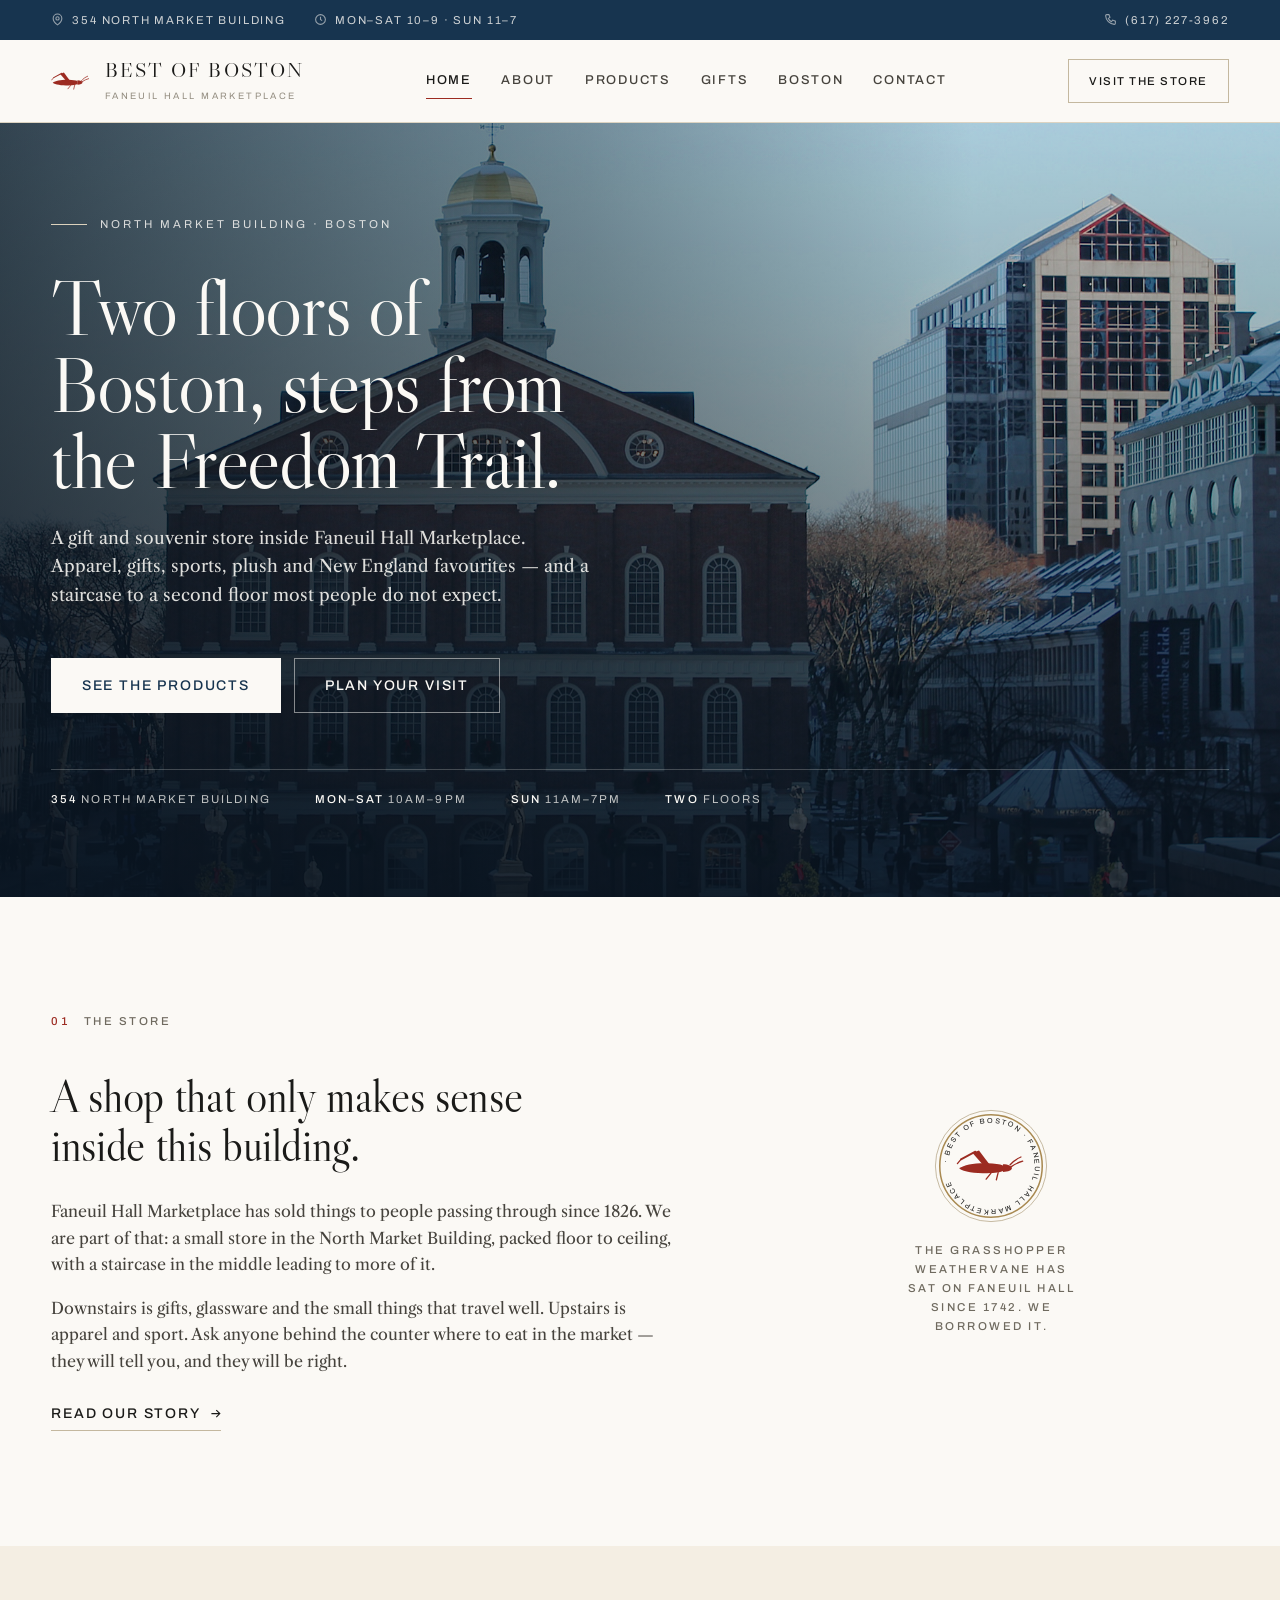
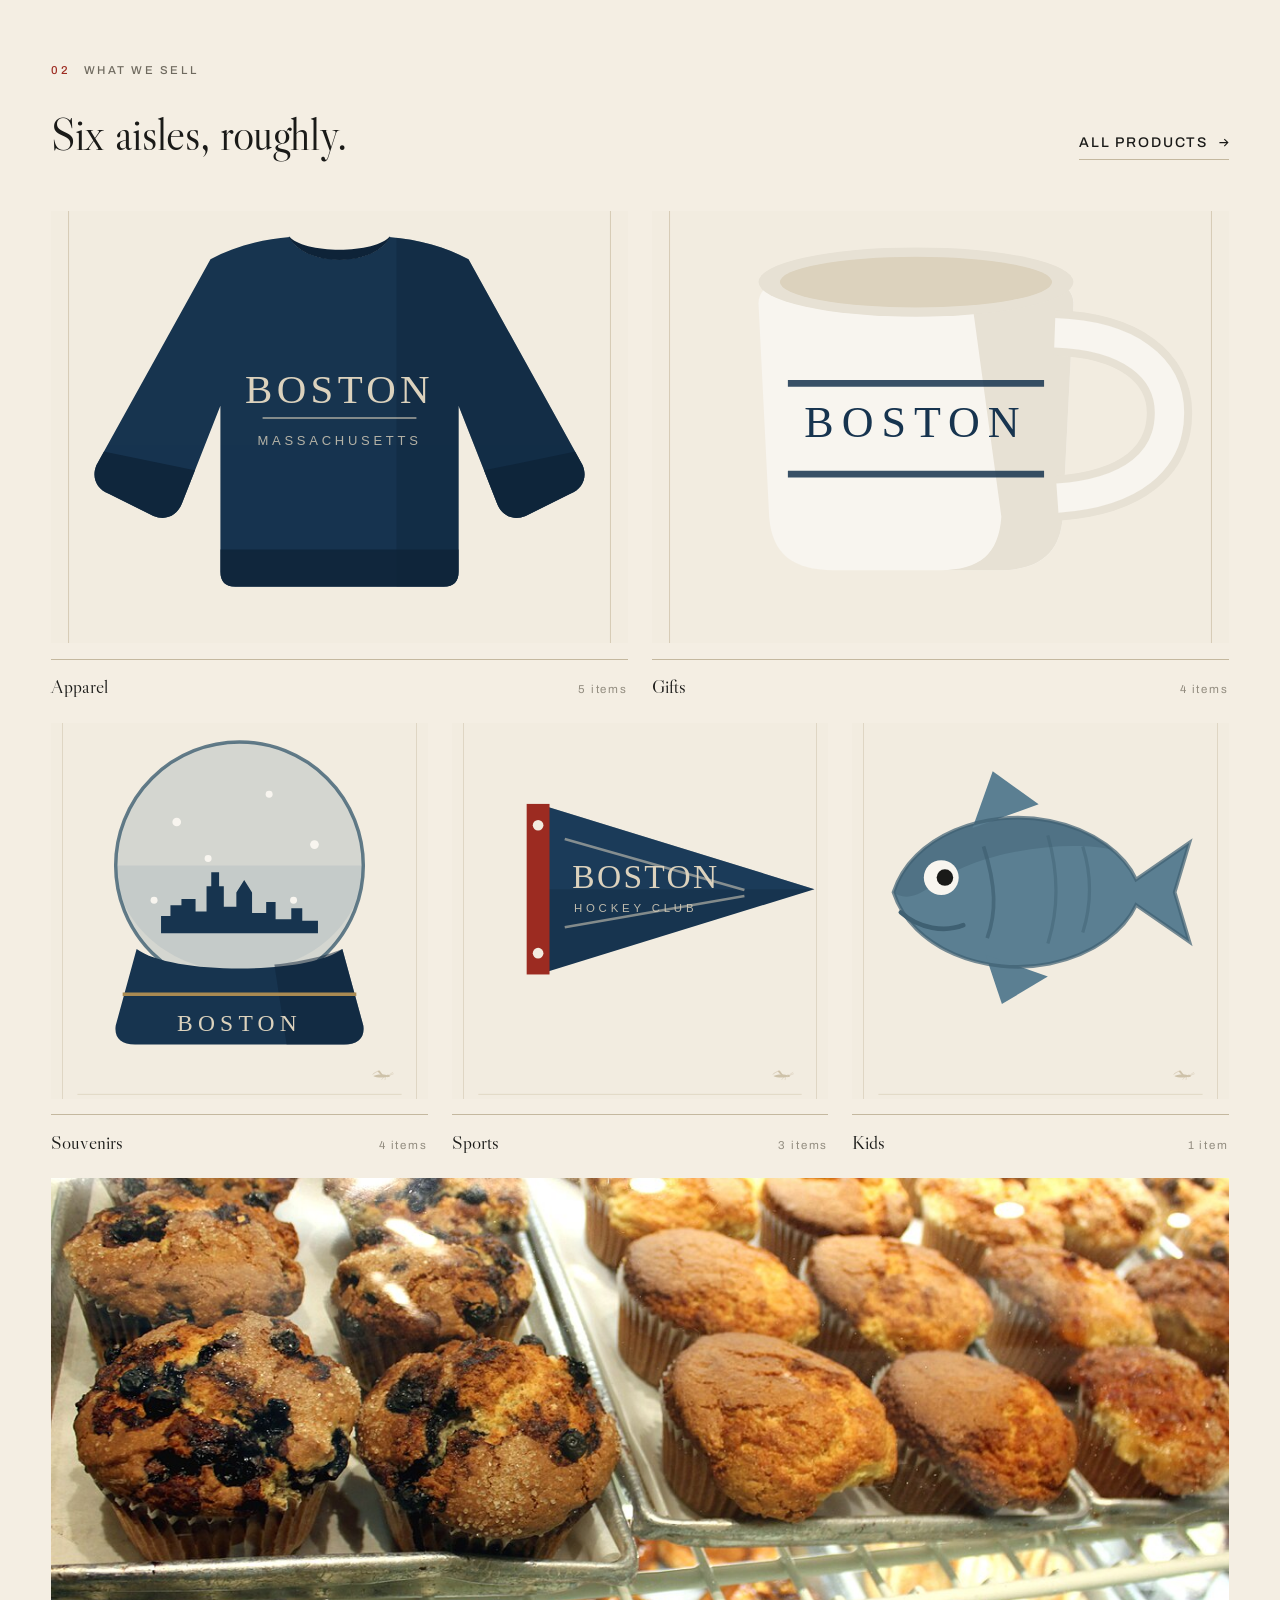
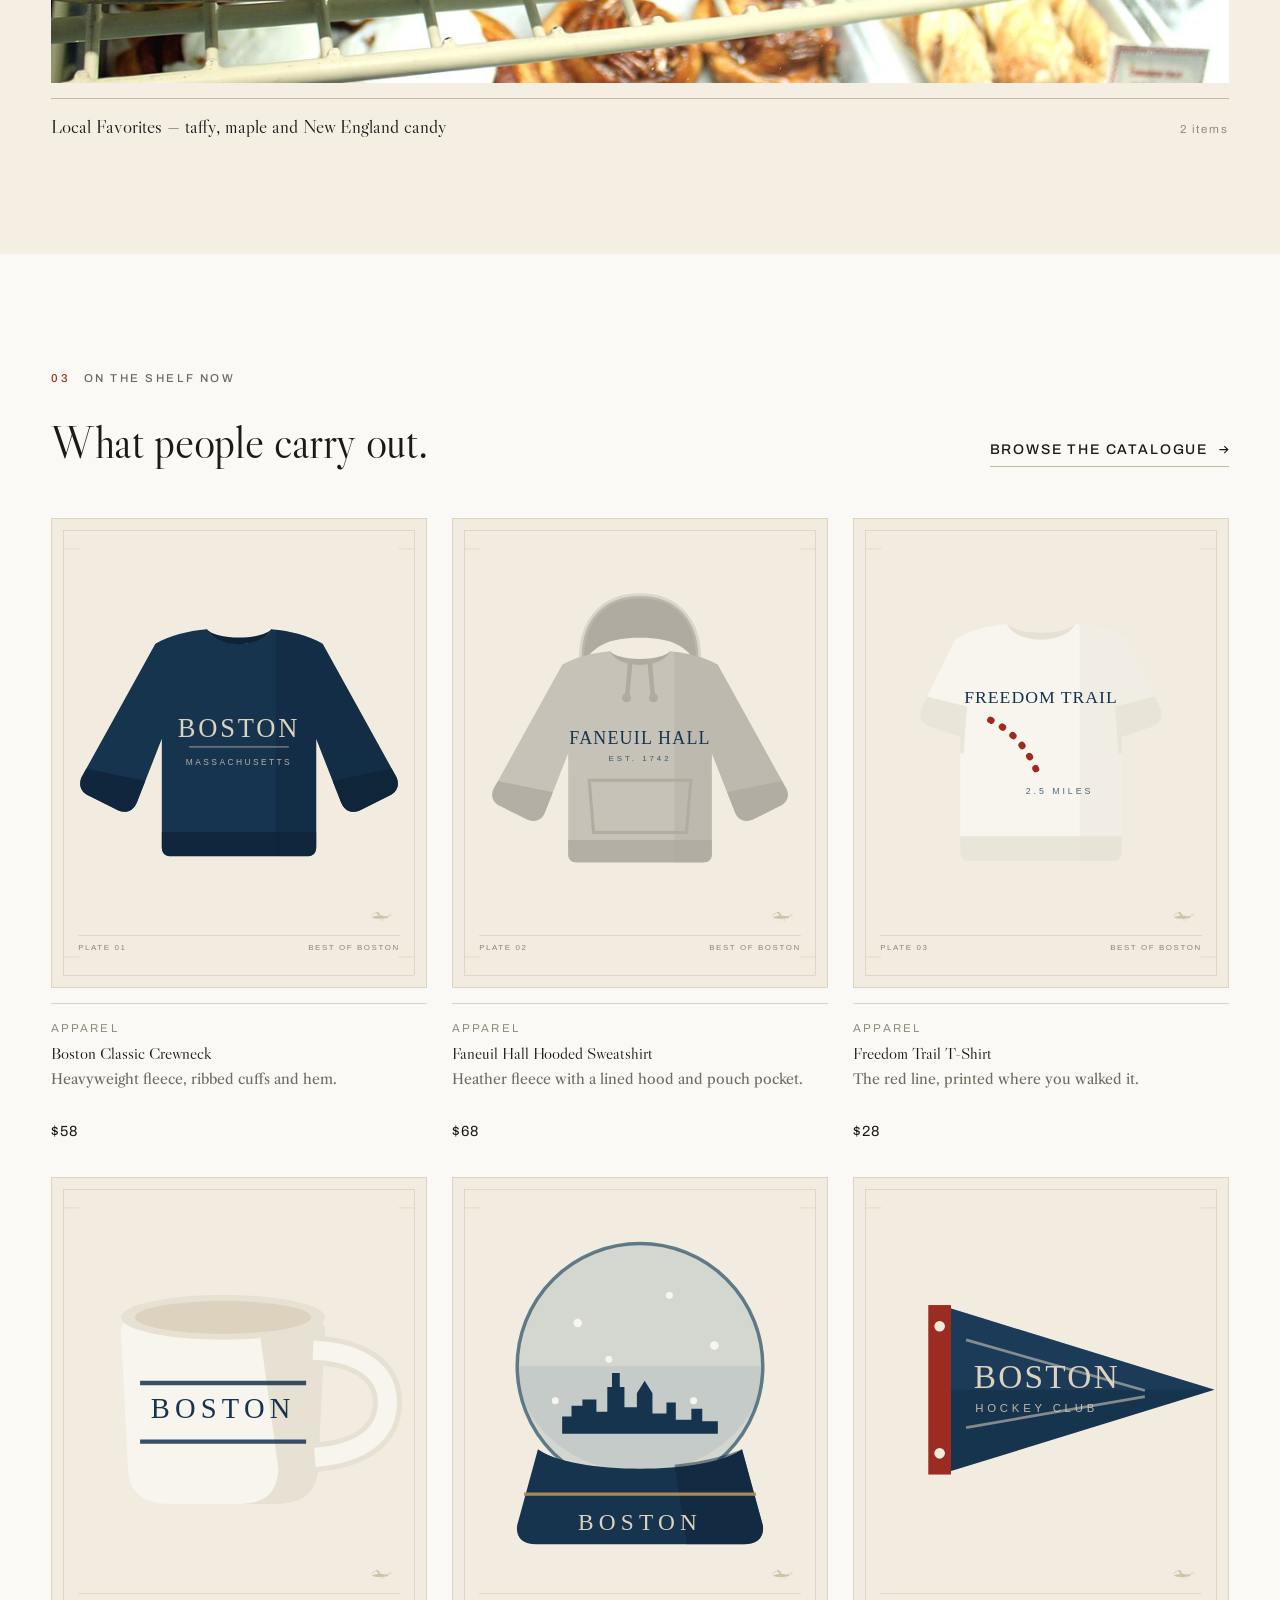
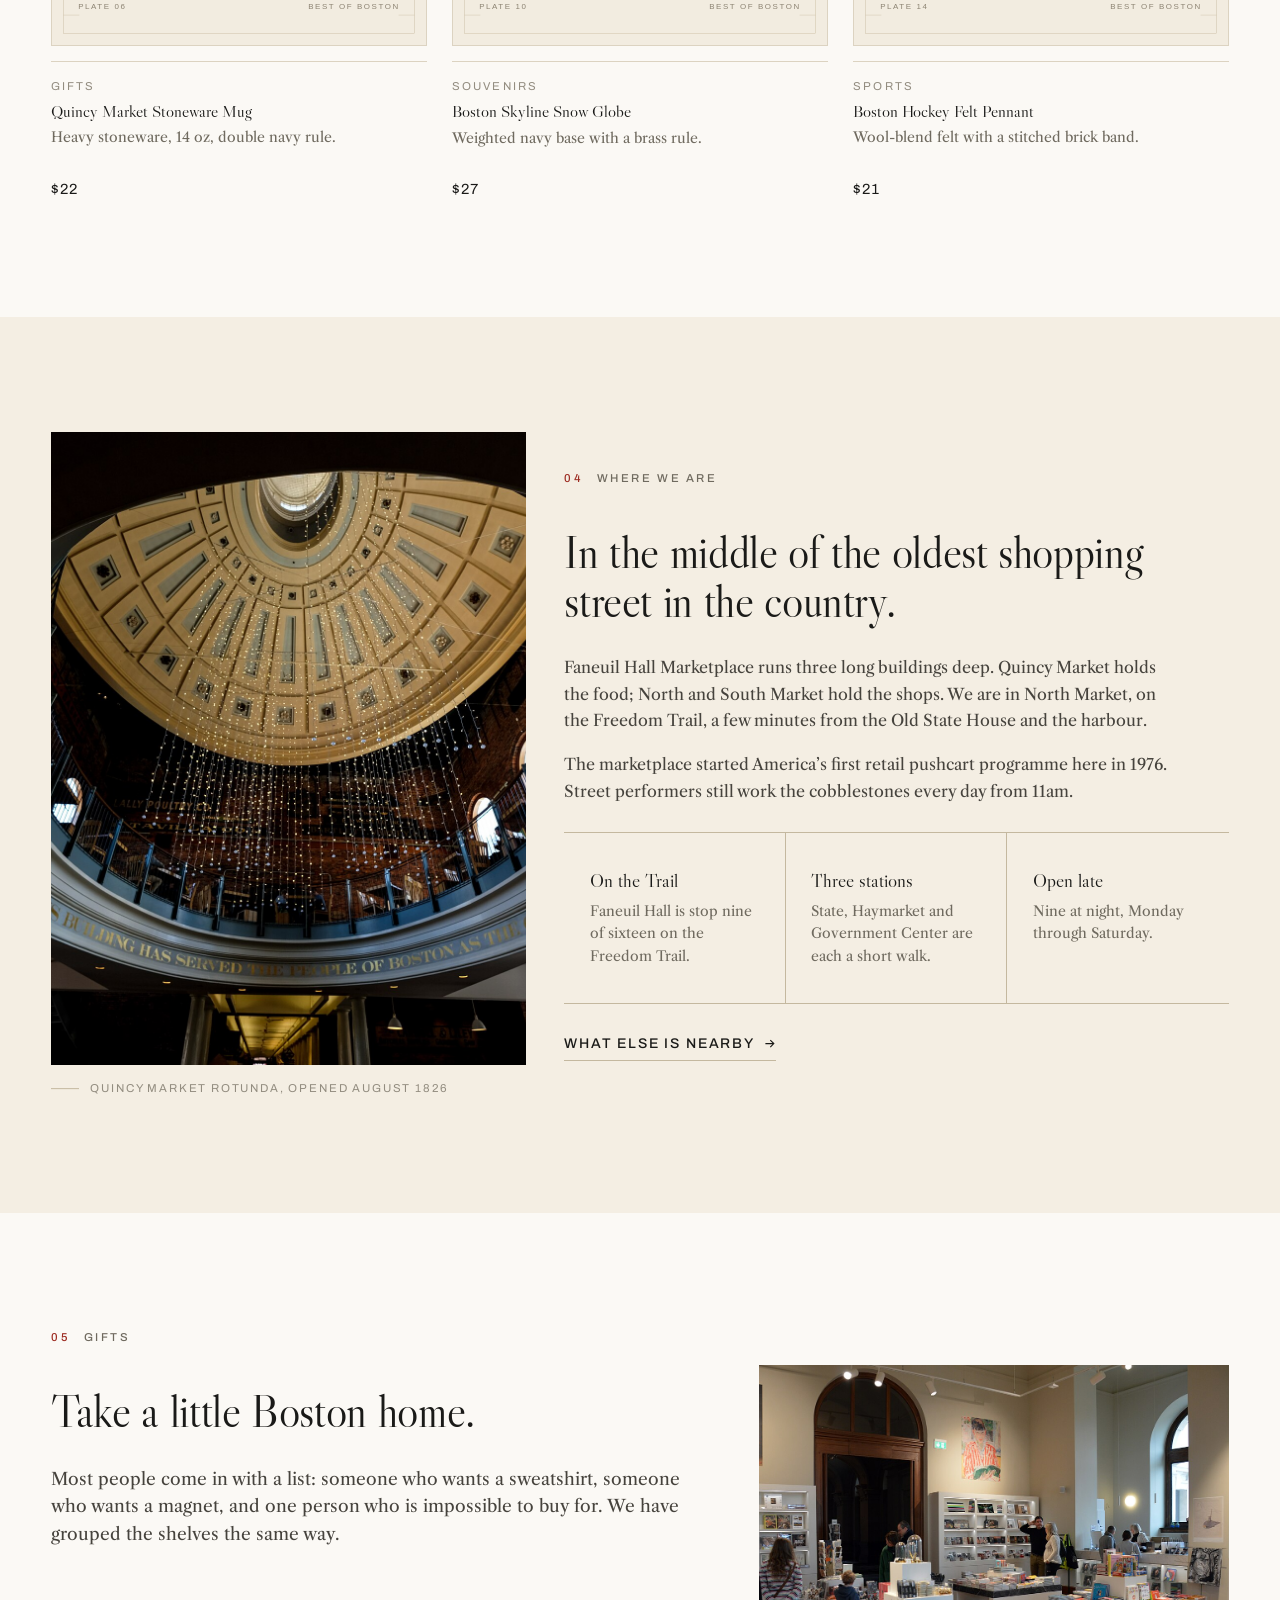
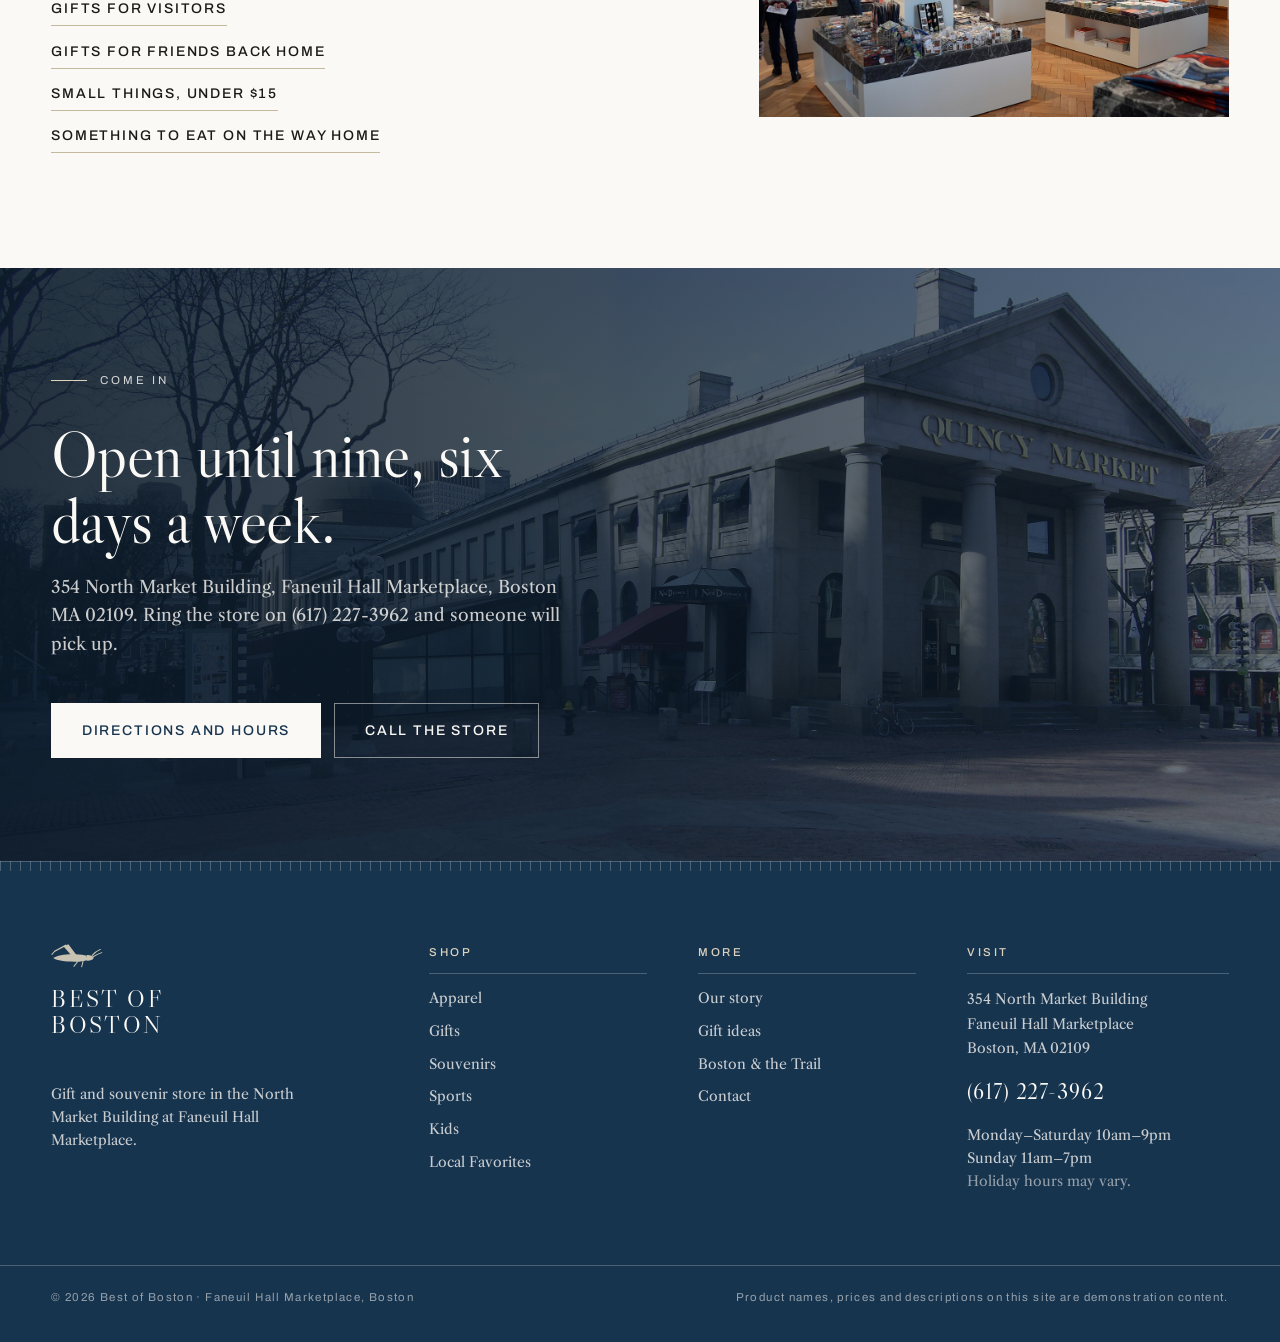
<file: index.html>
<!DOCTYPE html>
<!-- Feito por GustavoN-S (https://github.com/GustavoN-S) -->
<html lang="en" class="no-js">
<head>
<meta charset="utf-8">
<meta name="viewport" content="width=device-width, initial-scale=1">
<title>Best of Boston — Boston Souvenirs &amp; Gifts at Faneuil Hall Marketplace</title>
<meta name="description" content="Best of Boston is a gift and souvenir store in the North Market Building at Faneuil Hall Marketplace. Two floors of Boston apparel, gifts, sports, souvenirs and New England favourites.">
<link rel="canonical" href="index.html">
<meta property="og:title" content="Best of Boston — Boston Souvenirs &amp; Gifts at Faneuil Hall">
<meta property="og:description" content="A gift and souvenir store in the North Market Building at Faneuil Hall Marketplace, Boston.">
<meta property="og:type" content="website">
<meta property="og:image" content="assets/images/photos/faneuil-hall-square.jpg">
<link rel="icon" href="assets/icons/favicon.svg" type="image/svg+xml">
<link rel="preconnect" href="https://fonts.googleapis.com">
<link rel="preconnect" href="https://fonts.gstatic.com" crossorigin>
<link rel="stylesheet" href="https://fonts.googleapis.com/css2?family=Archivo:wght@400;500;600&family=Libre+Caslon+Display&family=Libre+Caslon+Text:wght@400;700&display=swap">
<link rel="stylesheet" href="css/main.css">
<link rel="stylesheet" href="css/components.css">
<link rel="stylesheet" href="css/responsive.css">
</head>
<body>

<a class="skip-link" href="#main">Skip to content</a>

<div class="utility">
  <div class="wrap utility__inner">
    <ul class="utility__list">
      <li class="utility__item utility__item--address">
        <svg viewBox="0 0 24 24" fill="none" stroke="currentColor" stroke-width="2" aria-hidden="true"><path d="M20 10c0 6-8 12-8 12s-8-6-8-12a8 8 0 0 1 16 0Z"/><circle cx="12" cy="10" r="3"/></svg>
        354 North Market Building
      </li>
      <li class="utility__item utility__item--hours">
        <svg viewBox="0 0 24 24" fill="none" stroke="currentColor" stroke-width="2" aria-hidden="true"><circle cx="12" cy="12" r="9"/><path d="M12 7v5l3 2"/></svg>
        Mon&ndash;Sat 10&ndash;9 &middot; Sun 11&ndash;7
      </li>
    </ul>
    <a class="utility__item" href="tel:+16172273962">
      <svg viewBox="0 0 24 24" fill="none" stroke="currentColor" stroke-width="2" aria-hidden="true"><path d="M5 3h4l2 5-3 2a13 13 0 0 0 6 6l2-3 5 2v4a2 2 0 0 1-2 2A17 17 0 0 1 3 5a2 2 0 0 1 2-2Z"/></svg>
      (617) 227-3962
    </a>
  </div>
</div>

<header class="masthead">
  <div class="wrap masthead__inner">
    <a class="brand" href="index.html" aria-label="Best of Boston, home">
      <svg class="brand__mark" viewBox="0 0 118 56" fill="currentColor" aria-hidden="true" focusable="false">
        <path d="M5 33C13 27 30 24 52 24.5c12 .3 21 1.5 26 3.5l1 9c-5 2.5-14 4-27 4C30 41 13 39 5 33Z"/>
        <path d="M78 26c9 0 15 3 15 6.5S87 39 78 39Z"/>
        <path d="M90 27c5-6 11-10 18-13M92 30c6-4 12-7 19-9" stroke="currentColor" stroke-width="2.2" fill="none" stroke-linecap="round"/>
        <path d="M56 27 38 3 27 7l20 23Z"/>
        <path d="M32 5 8 18" stroke="currentColor" stroke-width="3" fill="none" stroke-linecap="round"/>
        <path d="M8 18 2 25" stroke="currentColor" stroke-width="2.2" fill="none" stroke-linecap="round"/>
        <path d="M70 40l-3 12M58 41l-8 10" stroke="currentColor" stroke-width="2.2" fill="none" stroke-linecap="round"/>
      </svg>
      <span>
        <span class="brand__name">Best of Boston</span>
        <span class="brand__sub">Faneuil Hall Marketplace</span>
      </span>
    </a>

    <nav class="nav" aria-label="Primary">
      <a class="nav__link" data-nav="index.html" href="index.html">Home</a>
      <a class="nav__link" data-nav="about.html" href="about.html">About</a>
      <a class="nav__link" data-nav="products.html" href="products.html">Products</a>
      <a class="nav__link" data-nav="gifts.html" href="gifts.html">Gifts</a>
      <a class="nav__link" data-nav="boston.html" href="boston.html">Boston</a>
      <a class="nav__link" data-nav="contact.html" href="contact.html">Contact</a>
    </nav>

    <div class="masthead__actions">
      <a class="btn btn--ghost btn--sm" href="contact.html">Visit the store</a>
      <button class="nav-toggle" type="button" aria-expanded="false" aria-controls="nav-panel">
        <span class="nav-toggle__bars" aria-hidden="true"><span></span><span></span><span></span></span>
        <span>Menu</span>
      </button>
    </div>
  </div>
</header>

<div class="nav-panel" id="nav-panel">
  <div class="nav-panel__head">
    <span class="brand__name">Best of Boston</span>
    <button class="nav-panel__close" type="button">Close</button>
  </div>
  <div class="nav-panel__body">
    <ul class="nav-panel__list">
      <li class="nav-panel__item"><a class="nav-panel__link" data-index="01" data-nav="index.html" href="index.html">Home</a></li>
      <li class="nav-panel__item"><a class="nav-panel__link" data-index="02" data-nav="about.html" href="about.html">About</a></li>
      <li class="nav-panel__item"><a class="nav-panel__link" data-index="03" data-nav="products.html" href="products.html">Products</a></li>
      <li class="nav-panel__item"><a class="nav-panel__link" data-index="04" data-nav="gifts.html" href="gifts.html">Gifts</a></li>
      <li class="nav-panel__item"><a class="nav-panel__link" data-index="05" data-nav="boston.html" href="boston.html">Boston</a></li>
      <li class="nav-panel__item"><a class="nav-panel__link" data-index="06" data-nav="contact.html" href="contact.html">Contact</a></li>
    </ul>
  </div>
  <div class="nav-panel__foot">
    <p class="label">354 North Market Building &middot; Boston, MA 02109</p>
    <a class="footer__phone" href="tel:+16172273962">(617) 227-3962</a>
  </div>
</div>

<main id="main">

  <section class="hero">
    <div class="hero__media" data-media="hero">
      <img alt="" fetchpriority="high" decoding="async">
    </div>
    <div class="hero__scrim" aria-hidden="true"></div>

    <div class="wrap hero__inner">
      <div class="hero__content">
        <p class="hero__eyebrow">North Market Building &middot; Boston</p>
        <h1 class="hero__title">Two floors of Boston, steps from the Freedom Trail.</h1>
        <p class="hero__text">
          A gift and souvenir store inside Faneuil Hall Marketplace. Apparel, gifts,
          sports, plush and New England favourites &mdash; and a staircase to a second
          floor most people do not expect.
        </p>
        <div class="hero__actions">
          <a class="btn btn--solid-light" href="products.html">See the products</a>
          <a class="btn btn--light" href="contact.html">Plan your visit</a>
        </div>
      </div>

      <div class="hero__strip">
        <span><b>354</b> North Market Building</span>
        <span><b>Mon&ndash;Sat</b> 10am&ndash;9pm</span>
        <span><b>Sun</b> 11am&ndash;7pm</span>
        <span><b>Two</b> floors</span>
      </div>
    </div>
  </section>

  <section class="section">
    <div class="wrap">
      <div class="grid grid--7-5 grid--align-center">
        <div class="stack stack--lg reveal">
          <p class="eyebrow" data-index="01">The store</p>
          <h2 class="h2">A shop that only makes sense<br>inside this building.</h2>
          <div class="prose">
            <p>
              Faneuil Hall Marketplace has sold things to people passing through since
              1826. We are part of that: a small store in the North Market Building,
              packed floor to ceiling, with a staircase in the middle leading to more
              of it.
            </p>
            <p>
              Downstairs is gifts, glassware and the small things that travel well.
              Upstairs is apparel and sport. Ask anyone behind the counter where to eat
              in the market &mdash; they will tell you, and they will be right.
            </p>
          </div>
          <a class="link" href="about.html">
            Read our story
            <svg class="link__arrow" viewBox="0 0 16 16" fill="none" stroke="currentColor" stroke-width="1.6" aria-hidden="true"><path d="M2 8h12M9 3l5 5-5 5"/></svg>
          </a>
        </div>

        <div class="stack stack--center reveal" style="justify-items:center">
          <svg class="seal" viewBox="0 0 120 120" fill="none" aria-hidden="true">
            <defs>
              <path id="sealArc" d="M60 60m-45 0a45 45 0 1 1 90 0a45 45 0 1 1-90 0"/>
            </defs>
            <circle cx="60" cy="60" r="57.5" stroke="var(--line-strong)"/>
            <circle cx="60" cy="60" r="53" stroke="var(--brass)" stroke-width="1.6"/>
            <text fill="var(--ink-3)">
              <textPath href="#sealArc" startOffset="1%">&middot; BEST OF BOSTON &middot; FANEUIL HALL MARKETPLACE</textPath>
            </text>
            <g transform="translate(24,42) scale(.62)" fill="var(--brick)">
              <path d="M5 33C13 27 30 24 52 24.5c12 .3 21 1.5 26 3.5l1 9c-5 2.5-14 4-27 4C30 41 13 39 5 33Z"/>
        <path d="M78 26c9 0 15 3 15 6.5S87 39 78 39Z"/>
        <path d="M90 27c5-6 11-10 18-13M92 30c6-4 12-7 19-9" stroke="var(--brick)" stroke-width="2.2" fill="none" stroke-linecap="round"/>
        <path d="M56 27 38 3 27 7l20 23Z"/>
        <path d="M32 5 8 18" stroke="var(--brick)" stroke-width="3" fill="none" stroke-linecap="round"/>
        <path d="M8 18 2 25" stroke="var(--brick)" stroke-width="2.2" fill="none" stroke-linecap="round"/>
        <path d="M70 40l-3 12M58 41l-8 10" stroke="var(--brick)" stroke-width="2.2" fill="none" stroke-linecap="round"/>
            </g>
          </svg>
          <p class="label" style="text-align:center;max-width:24ch">
            The grasshopper weathervane has sat on Faneuil Hall since 1742. We borrowed it.
          </p>
        </div>
      </div>
    </div>
  </section>

  <section class="section section--cream">
    <div class="wrap">
      <div class="section-head">
        <div class="section-head__row">
          <div class="section-head__text stack">
            <p class="eyebrow" data-index="02">What we sell</p>
            <h2 class="h2">Six aisles, roughly.</h2>
          </div>
          <a class="link" href="products.html">
            All products
            <svg class="link__arrow" viewBox="0 0 16 16" fill="none" stroke="currentColor" stroke-width="1.6" aria-hidden="true"><path d="M2 8h12M9 3l5 5-5 5"/></svg>
          </a>
        </div>
      </div>

      <div class="cat-grid">
        <article class="cat cat--wide cat--lead reveal">
          <a class="cat__link" href="products.html?category=apparel">
            <div class="cat__media media--4x3"><img src="assets/images/products/boston-classic-crewneck.svg" alt="Moletom Boston Classic Crewneck em azul marinho" loading="lazy"></div>
            <div class="cat__body">
              <h3 class="cat__name">Apparel</h3>
              <span class="cat__count" data-cat-count="apparel">&nbsp;</span>
            </div>
          </a>
        </article>

        <article class="cat cat--wide reveal">
          <a class="cat__link" href="products.html?category=gifts">
            <div class="cat__media media--4x3"><img src="assets/images/products/quincy-market-mug.svg" alt="Caneca de gres Quincy Market" loading="lazy"></div>
            <div class="cat__body">
              <h3 class="cat__name">Gifts</h3>
              <span class="cat__count" data-cat-count="gifts">&nbsp;</span>
            </div>
          </a>
        </article>

        <article class="cat reveal">
          <a class="cat__link" href="products.html?category=souvenirs">
            <div class="cat__media media--1x1"><img src="assets/images/products/boston-snow-globe.svg" alt="Globo de neve com o skyline de Boston" loading="lazy"></div>
            <div class="cat__body">
              <h3 class="cat__name">Souvenirs</h3>
              <span class="cat__count" data-cat-count="souvenirs">&nbsp;</span>
            </div>
          </a>
        </article>

        <article class="cat reveal">
          <a class="cat__link" href="products.html?category=sports">
            <div class="cat__media media--1x1"><img src="assets/images/products/hockey-felt-pennant.svg" alt="Flamula de feltro Boston Hockey Club" loading="lazy"></div>
            <div class="cat__body">
              <h3 class="cat__name">Sports</h3>
              <span class="cat__count" data-cat-count="sports">&nbsp;</span>
            </div>
          </a>
        </article>

        <article class="cat reveal">
          <a class="cat__link" href="products.html?category=kids">
            <div class="cat__media media--1x1"><img src="assets/images/products/plush-sacred-cod.svg" alt="Pelucia do bacalhau sagrado" loading="lazy"></div>
            <div class="cat__body">
              <h3 class="cat__name">Kids</h3>
              <span class="cat__count" data-cat-count="kids">&nbsp;</span>
            </div>
          </a>
        </article>

        <article class="cat cat--full reveal">
          <a class="cat__link" href="products.html?category=local">
            <div class="cat__media media--21x9" data-media="market-food"><img alt="" loading="lazy"></div>
            <div class="cat__body">
              <h3 class="cat__name">Local Favorites &mdash; taffy, maple and New England candy</h3>
              <span class="cat__count" data-cat-count="local">&nbsp;</span>
            </div>
          </a>
        </article>
      </div>
    </div>
  </section>

  <section class="section">
    <div class="wrap">
      <div class="section-head">
        <div class="section-head__row">
          <div class="section-head__text stack">
            <p class="eyebrow" data-index="03">On the shelf now</p>
            <h2 class="h2">What people carry out.</h2>
          </div>
          <a class="link" href="products.html">
            Browse the catalogue
            <svg class="link__arrow" viewBox="0 0 16 16" fill="none" stroke="currentColor" stroke-width="1.6" aria-hidden="true"><path d="M2 8h12M9 3l5 5-5 5"/></svg>
          </a>
        </div>
      </div>

      <div class="product-grid product-grid--featured reveal" data-featured-grid data-limit="6"></div>
    </div>
  </section>

  <section class="section section--cream">
    <div class="wrap">
      <div class="grid grid--5-7 grid--align-center">
        <figure class="reveal" style="margin:0">
          <div class="media media--3x4" data-media="market-rotunda"><img alt="" loading="lazy"></div>
          <figcaption class="figure-note">Quincy Market rotunda, opened August 1826</figcaption>
        </figure>

        <div class="stack stack--lg reveal">
          <p class="eyebrow" data-index="04">Where we are</p>
          <h2 class="h2">In the middle of the oldest shopping street in the country.</h2>
          <div class="prose">
            <p>
              Faneuil Hall Marketplace runs three long buildings deep. Quincy Market holds
              the food; North and South Market hold the shops. We are in North Market,
              on the Freedom Trail, a few minutes from the Old State House and the harbour.
            </p>
            <p>
              The marketplace started America&rsquo;s first retail pushcart programme here
              in 1976. Street performers still work the cobblestones every day from 11am.
            </p>
          </div>

          <div class="factstrip" style="width:100%">
            <div class="fact">
              <span class="fact__key">On the Trail</span>
              <span class="fact__val">Faneuil Hall is stop nine of sixteen on the Freedom Trail.</span>
            </div>
            <div class="fact">
              <span class="fact__key">Three stations</span>
              <span class="fact__val">State, Haymarket and Government Center are each a short walk.</span>
            </div>
            <div class="fact">
              <span class="fact__key">Open late</span>
              <span class="fact__val">Nine at night, Monday through Saturday.</span>
            </div>
          </div>

          <a class="link" href="boston.html">
            What else is nearby
            <svg class="link__arrow" viewBox="0 0 16 16" fill="none" stroke="currentColor" stroke-width="1.6" aria-hidden="true"><path d="M2 8h12M9 3l5 5-5 5"/></svg>
          </a>
        </div>
      </div>
    </div>
  </section>

  <section class="section" id="gifts">
    <div class="wrap">
      <div class="feature-row feature-row--flip">
        <div class="feature-row__media reveal">
          <div class="media media--4x3" data-media="shop-floor"><img alt="" loading="lazy"></div>
        </div>
        <div class="stack stack--lg reveal">
          <p class="eyebrow" data-index="05">Gifts</p>
          <h2 class="h2">Take a little Boston home.</h2>
          <p class="lead u-measure">
            Most people come in with a list: someone who wants a sweatshirt, someone who
            wants a magnet, and one person who is impossible to buy for. We have grouped
            the shelves the same way.
          </p>
          <ul class="stack" style="gap:.65rem;width:100%">
            <li><a class="link" href="gifts.html#visitors">Gifts for visitors</a></li>
            <li><a class="link" href="gifts.html#friends">Gifts for friends back home</a></li>
            <li><a class="link" href="gifts.html#small">Small things, under $15</a></li>
            <li><a class="link" href="gifts.html#edible">Something to eat on the way home</a></li>
          </ul>
        </div>
      </div>
    </div>
  </section>

  <section class="pagehead" id="visit">
    <div class="pagehead__media" data-media="market-panorama"><img alt="" loading="lazy"></div>
    <div class="wrap">
      <div class="pagehead__inner">
        <p class="hero__eyebrow">Come in</p>
        <h2 class="pagehead__title">Open until nine, six days a week.</h2>
        <p class="pagehead__text">
          354 North Market Building, Faneuil Hall Marketplace, Boston MA 02109.
          Ring the store on (617) 227-3962 and someone will pick up.
        </p>
        <div class="hero__actions">
          <a class="btn btn--solid-light" href="contact.html">Directions and hours</a>
          <a class="btn btn--light" href="tel:+16172273962">Call the store</a>
        </div>
      </div>
    </div>
  </section>

</main>

<footer class="footer">
  <div class="rule-grid rule-grid--dark" aria-hidden="true"></div>
  <div class="wrap footer__top">
    <div class="footer__brand">
      <svg class="footer__grasshopper" viewBox="0 0 118 56" fill="currentColor" aria-hidden="true">
        <path d="M5 33C13 27 30 24 52 24.5c12 .3 21 1.5 26 3.5l1 9c-5 2.5-14 4-27 4C30 41 13 39 5 33Z"/>
        <path d="M78 26c9 0 15 3 15 6.5S87 39 78 39Z"/>
        <path d="M90 27c5-6 11-10 18-13M92 30c6-4 12-7 19-9" stroke="currentColor" stroke-width="2.2" fill="none" stroke-linecap="round"/>
        <path d="M56 27 38 3 27 7l20 23Z"/>
        <path d="M32 5 8 18" stroke="currentColor" stroke-width="3" fill="none" stroke-linecap="round"/>
        <path d="M8 18 2 25" stroke="currentColor" stroke-width="2.2" fill="none" stroke-linecap="round"/>
        <path d="M70 40l-3 12M58 41l-8 10" stroke="currentColor" stroke-width="2.2" fill="none" stroke-linecap="round"/>
      </svg>
      <p class="footer__brandname">Best of<br>Boston</p>
      <p style="font-size:var(--fs-small);max-width:30ch">
        Gift and souvenir store in the North Market Building at Faneuil Hall Marketplace.
      </p>
    </div>

    <nav class="footer__col footer__col--links" aria-label="Shop">
      <h2 class="footer__title">Shop</h2>
      <ul class="footer__list">
        <li><a href="products.html?category=apparel">Apparel</a></li>
        <li><a href="products.html?category=gifts">Gifts</a></li>
        <li><a href="products.html?category=souvenirs">Souvenirs</a></li>
        <li><a href="products.html?category=sports">Sports</a></li>
        <li><a href="products.html?category=kids">Kids</a></li>
        <li><a href="products.html?category=local">Local Favorites</a></li>
      </ul>
    </nav>

    <nav class="footer__col" aria-label="More">
      <h2 class="footer__title">More</h2>
      <ul class="footer__list">
        <li><a href="about.html">Our story</a></li>
        <li><a href="gifts.html">Gift ideas</a></li>
        <li><a href="boston.html">Boston &amp; the Trail</a></li>
        <li><a href="contact.html">Contact</a></li>
      </ul>
    </nav>

    <div class="footer__col footer__col--visit">
      <h2 class="footer__title">Visit</h2>
      <address>
        354 North Market Building<br>
        Faneuil Hall Marketplace<br>
        Boston, MA 02109
      </address>
      <a class="footer__phone" href="tel:+16172273962">(617) 227-3962</a>
      <p style="font-size:var(--fs-small)">
        Monday&ndash;Saturday 10am&ndash;9pm<br>
        Sunday 11am&ndash;7pm<br>
        <span style="opacity:.7">Holiday hours may vary.</span>
      </p>
    </div>
  </div>

  <div class="wrap footer__bottom">
    <p>&copy; <span data-year>2026</span> Best of Boston &middot; Faneuil Hall Marketplace, Boston</p>
    <p>Product names, prices and descriptions on this site are demonstration content.</p>
  </div>
</footer>

<script src="data/products.js"></script>
<script src="data/media.js"></script>
<script src="js/main.js"></script>
<script src="js/media.js"></script>
<script src="js/navigation.js"></script>
<script src="js/products.js"></script>
<script src="js/interactions.js"></script>
</body>
</html>
</file>
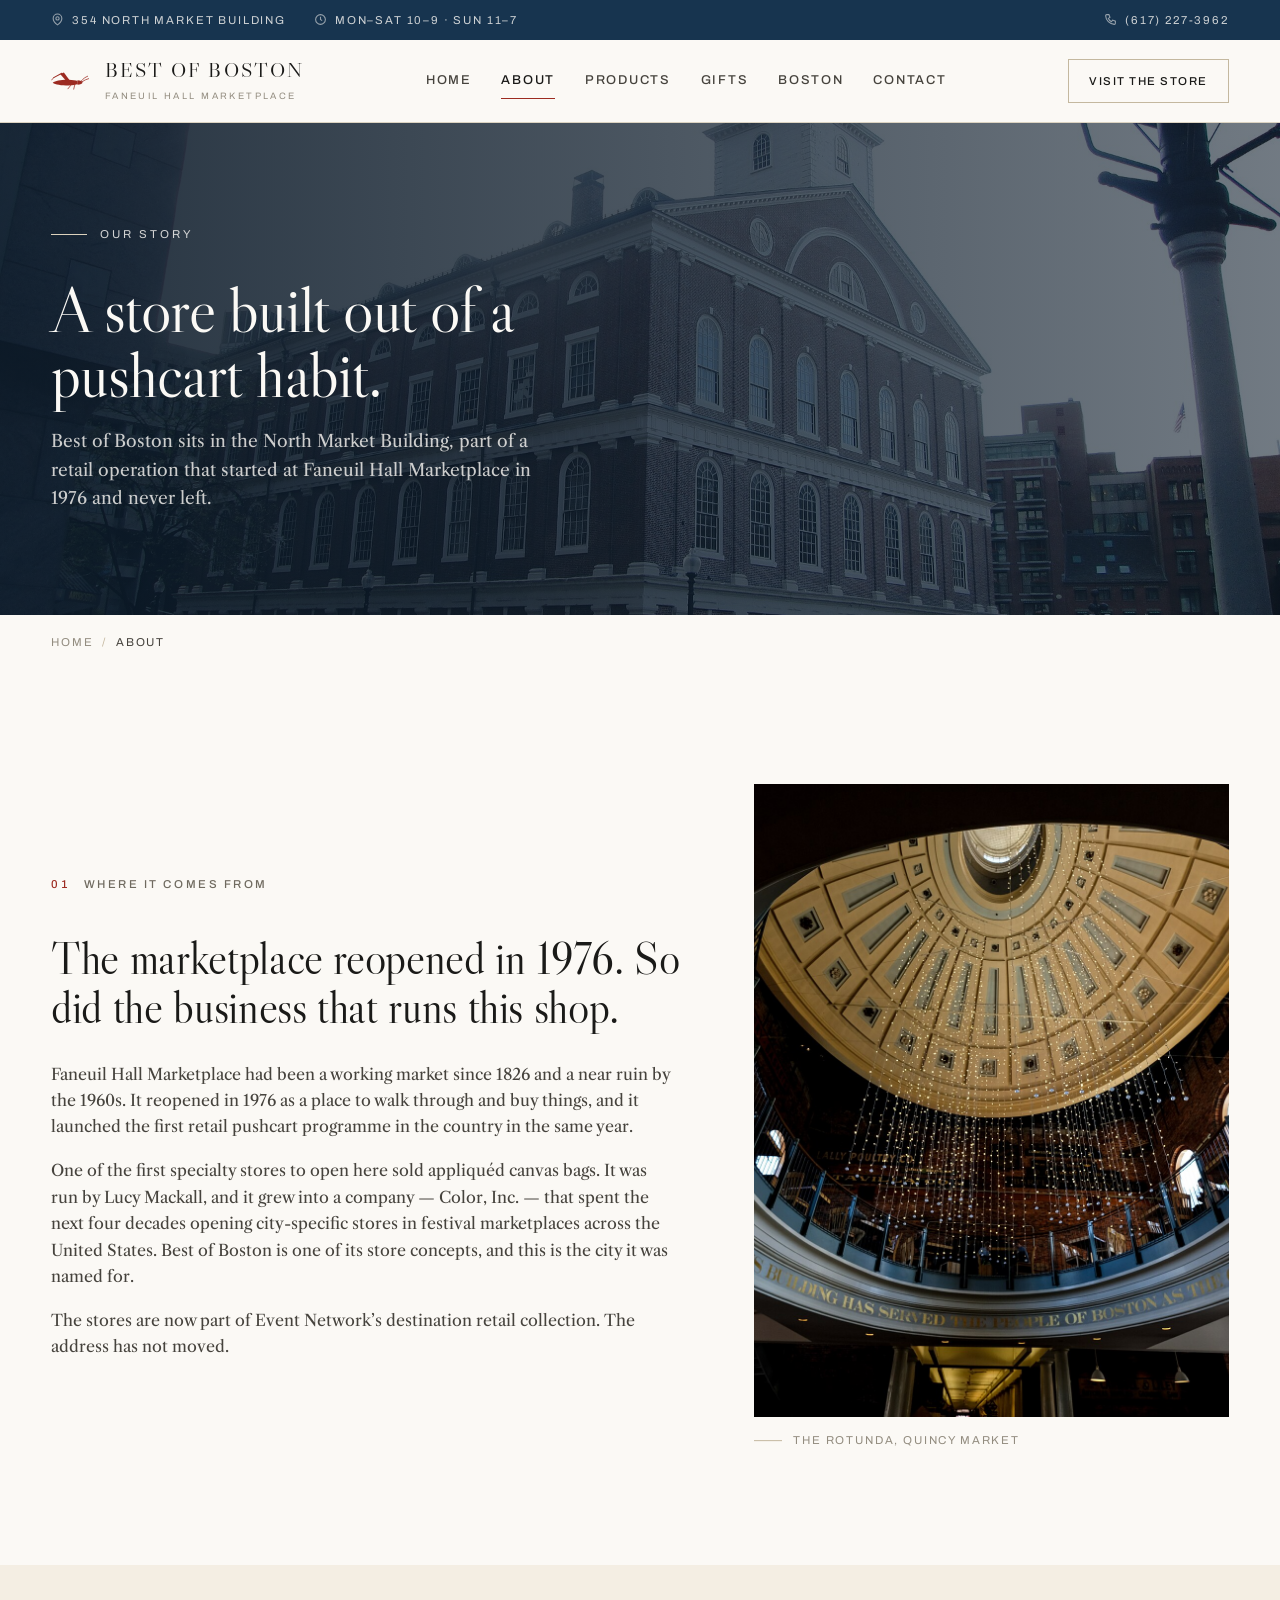
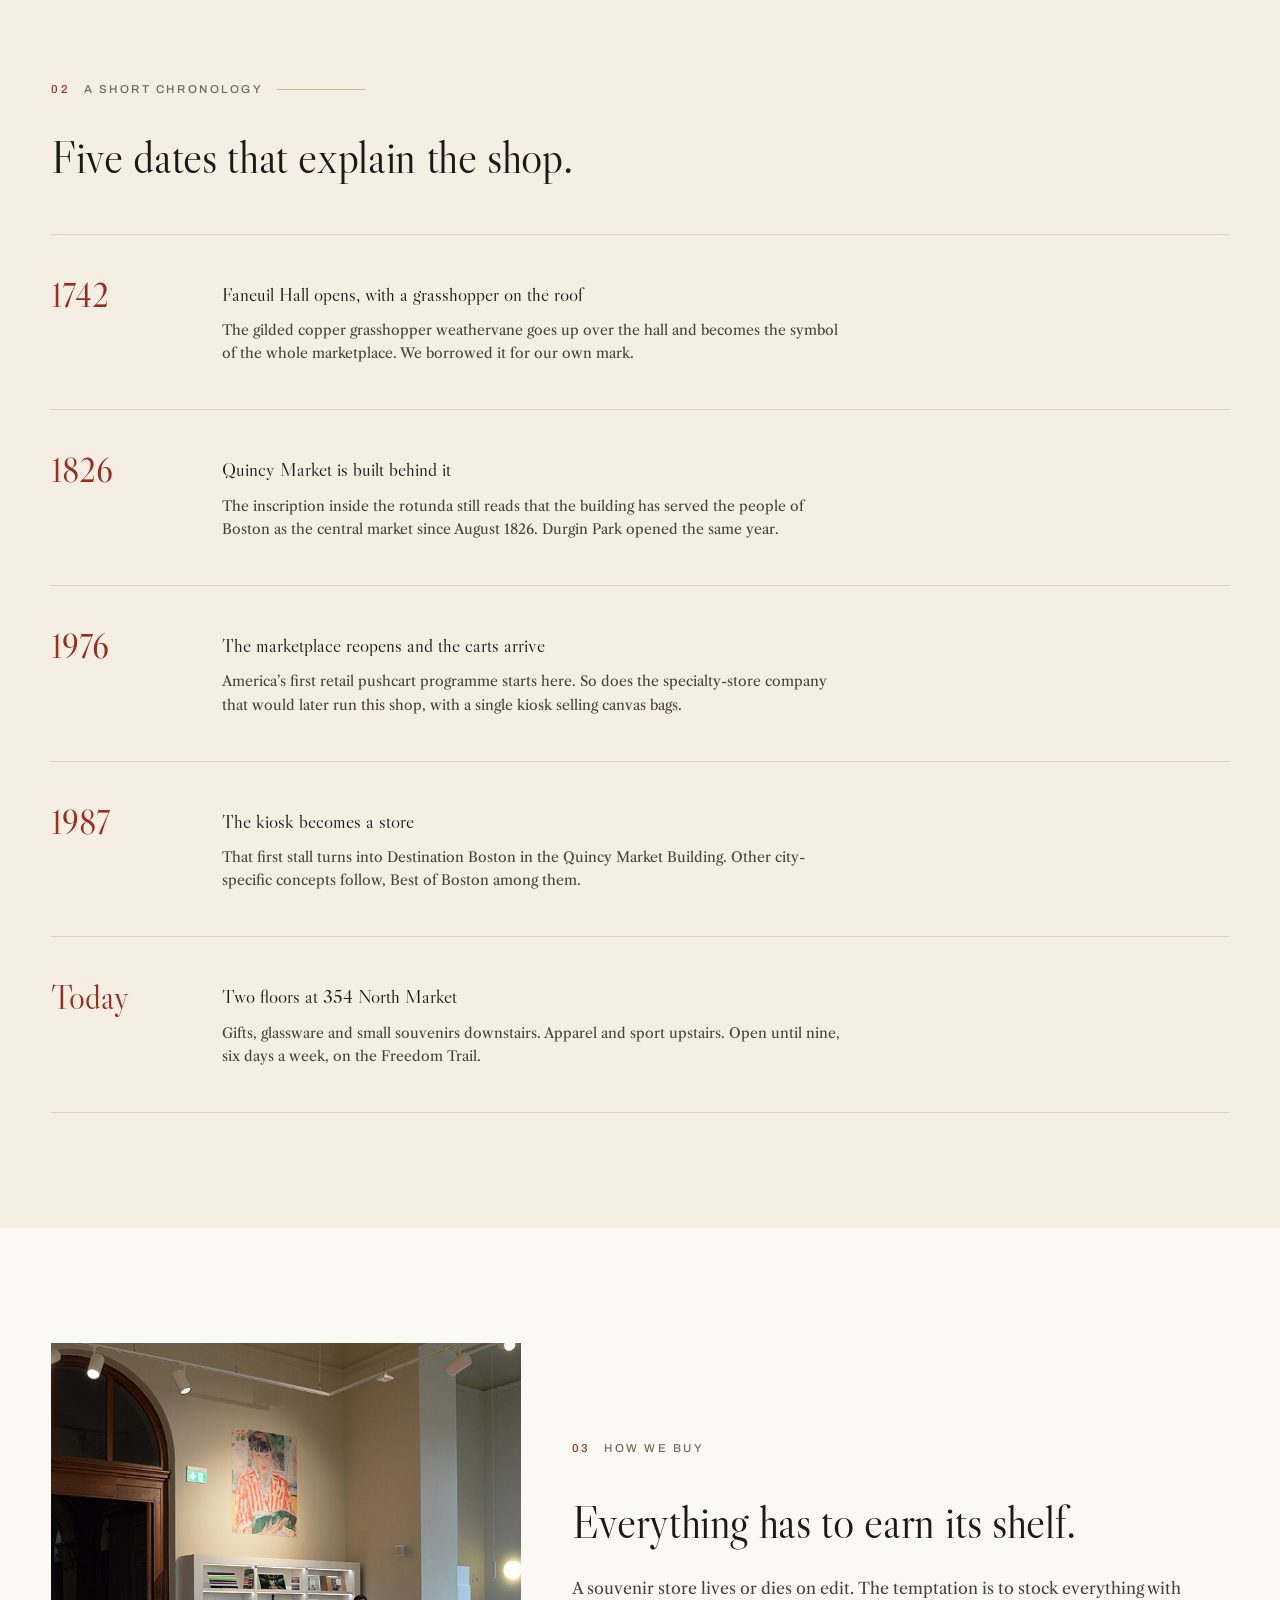
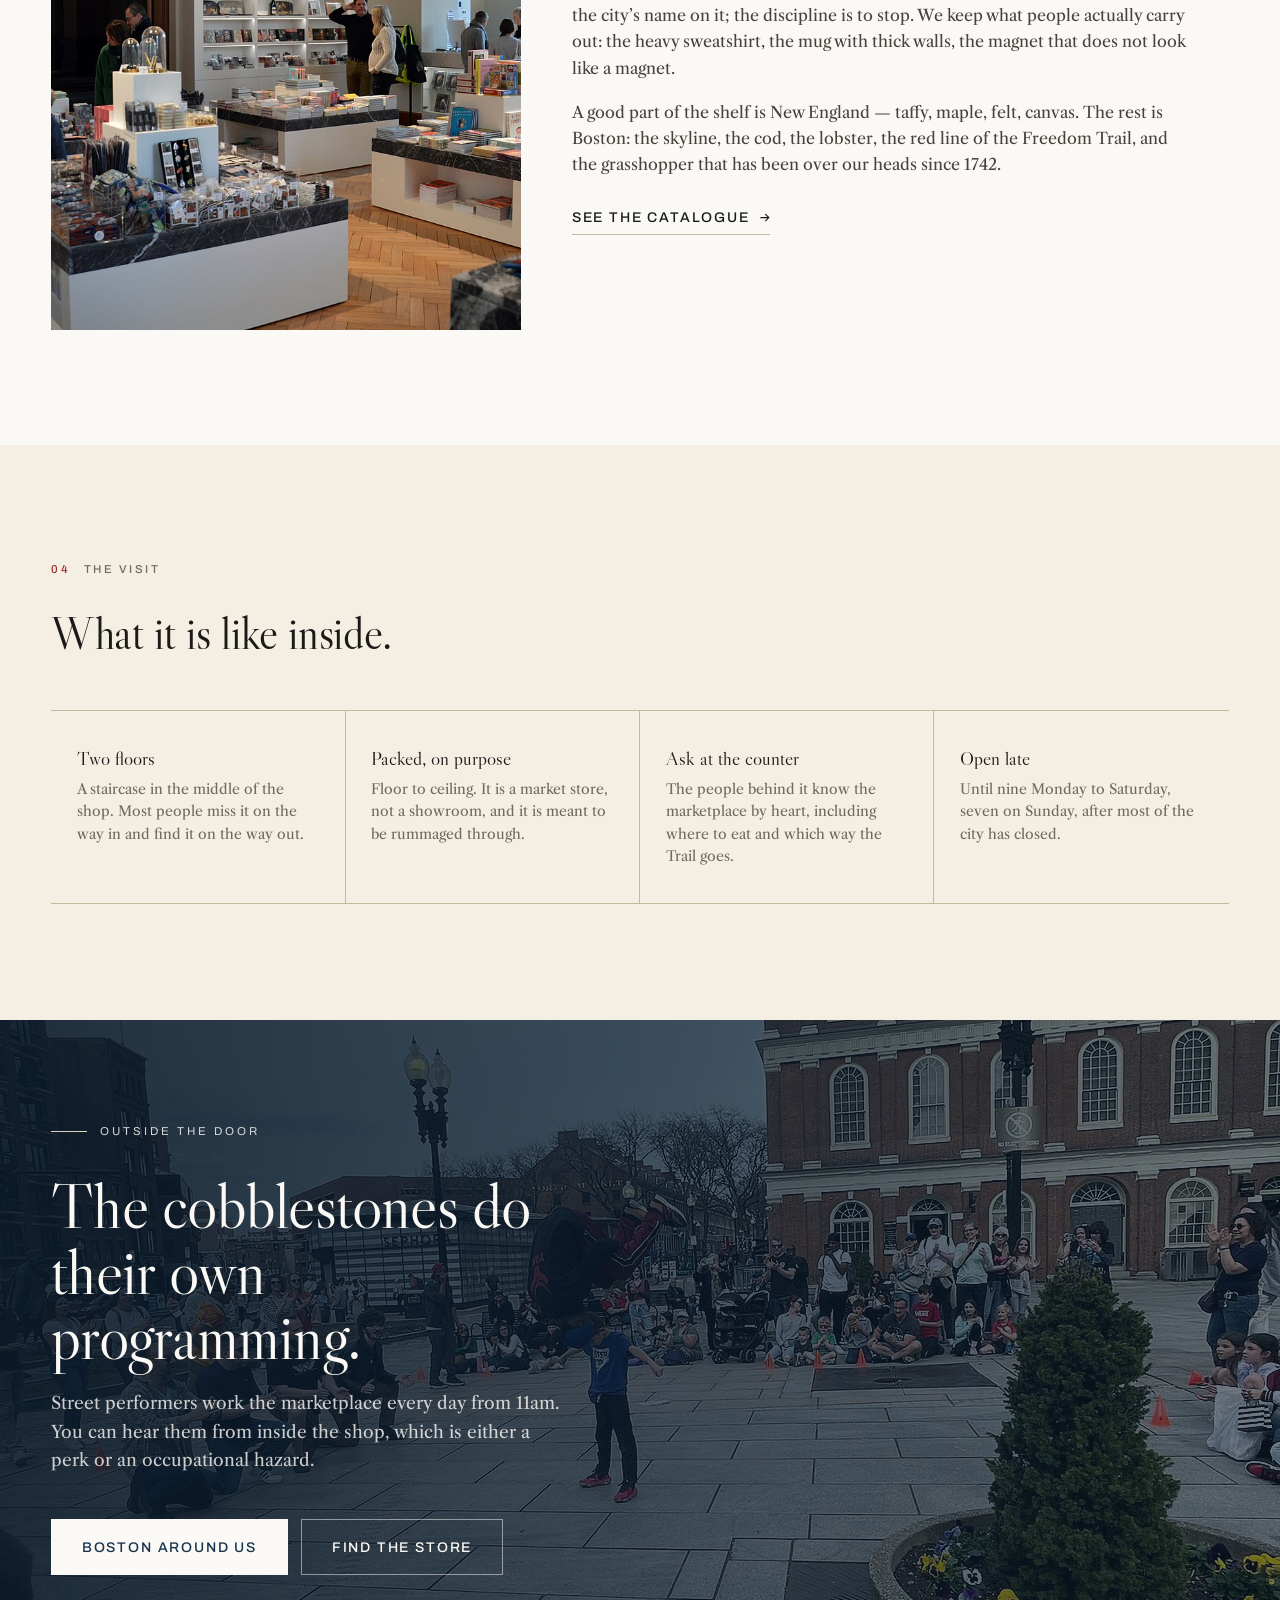
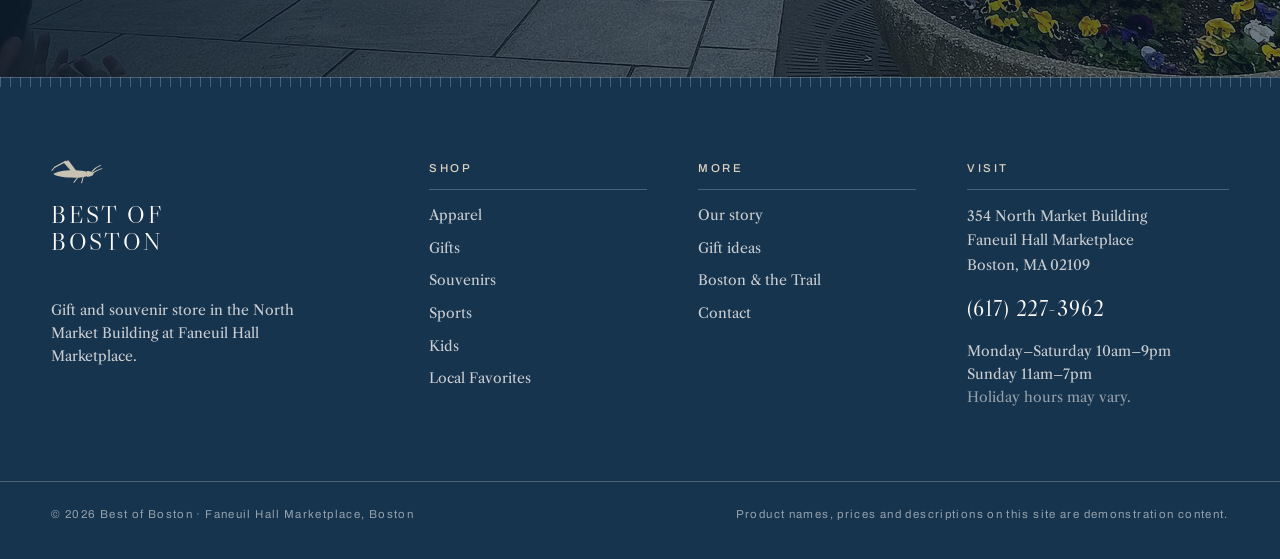
<file: about.html>
<!DOCTYPE html>
<!-- Feito por GustavoN-S (https://github.com/GustavoN-S) -->
<html lang="en" class="no-js">
<head>
<meta charset="utf-8">
<meta name="viewport" content="width=device-width, initial-scale=1">
<title>Our Story — Best of Boston | Faneuil Hall Marketplace</title>
<meta name="description" content="How Best of Boston came to sit in the North Market Building at Faneuil Hall Marketplace, from the 1976 reopening of the marketplace to two floors of Boston gifts today.">
<link rel="canonical" href="about.html">
<meta property="og:title" content="Our Story — Best of Boston | Faneuil Hall Marketplace">
<meta property="og:description" content="How Best of Boston came to sit in the North Market Building at Faneuil Hall Marketplace, from the 1976 reopening of the marketplace to two floors of Boston gifts today.">
<meta property="og:type" content="website">
<meta property="og:image" content="assets/images/photos/faneuil-hall.jpg">
<link rel="icon" href="assets/icons/favicon.svg" type="image/svg+xml">
<link rel="preconnect" href="https://fonts.googleapis.com">
<link rel="preconnect" href="https://fonts.gstatic.com" crossorigin>
<link rel="stylesheet" href="https://fonts.googleapis.com/css2?family=Archivo:wght@400;500;600&family=Libre+Caslon+Display&family=Libre+Caslon+Text:wght@400;700&display=swap">
<link rel="stylesheet" href="css/main.css">
<link rel="stylesheet" href="css/components.css">
<link rel="stylesheet" href="css/responsive.css">
</head>
<body>

<a class="skip-link" href="#main">Skip to content</a>

<div class="utility">
  <div class="wrap utility__inner">
    <ul class="utility__list">
      <li class="utility__item utility__item--address">
        <svg viewBox="0 0 24 24" fill="none" stroke="currentColor" stroke-width="2" aria-hidden="true"><path d="M20 10c0 6-8 12-8 12s-8-6-8-12a8 8 0 0 1 16 0Z"/><circle cx="12" cy="10" r="3"/></svg>
        354 North Market Building
      </li>
      <li class="utility__item utility__item--hours">
        <svg viewBox="0 0 24 24" fill="none" stroke="currentColor" stroke-width="2" aria-hidden="true"><circle cx="12" cy="12" r="9"/><path d="M12 7v5l3 2"/></svg>
        Mon&ndash;Sat 10&ndash;9 &middot; Sun 11&ndash;7
      </li>
    </ul>
    <a class="utility__item" href="tel:+16172273962">
      <svg viewBox="0 0 24 24" fill="none" stroke="currentColor" stroke-width="2" aria-hidden="true"><path d="M5 3h4l2 5-3 2a13 13 0 0 0 6 6l2-3 5 2v4a2 2 0 0 1-2 2A17 17 0 0 1 3 5a2 2 0 0 1 2-2Z"/></svg>
      (617) 227-3962
    </a>
  </div>
</div>

<header class="masthead">
  <div class="wrap masthead__inner">
    <a class="brand" href="index.html" aria-label="Best of Boston, home">
      <svg class="brand__mark" viewBox="0 0 118 56" fill="currentColor" aria-hidden="true" focusable="false">
        <path d="M5 33C13 27 30 24 52 24.5c12 .3 21 1.5 26 3.5l1 9c-5 2.5-14 4-27 4C30 41 13 39 5 33Z"/>
        <path d="M78 26c9 0 15 3 15 6.5S87 39 78 39Z"/>
        <path d="M90 27c5-6 11-10 18-13M92 30c6-4 12-7 19-9" stroke="currentColor" stroke-width="2.2" fill="none" stroke-linecap="round"/>
        <path d="M56 27 38 3 27 7l20 23Z"/>
        <path d="M32 5 8 18" stroke="currentColor" stroke-width="3" fill="none" stroke-linecap="round"/>
        <path d="M8 18 2 25" stroke="currentColor" stroke-width="2.2" fill="none" stroke-linecap="round"/>
        <path d="M70 40l-3 12M58 41l-8 10" stroke="currentColor" stroke-width="2.2" fill="none" stroke-linecap="round"/>
      </svg>
      <span>
        <span class="brand__name">Best of Boston</span>
        <span class="brand__sub">Faneuil Hall Marketplace</span>
      </span>
    </a>

    <nav class="nav" aria-label="Primary">
      <a class="nav__link" data-nav="index.html" href="index.html">Home</a>
      <a class="nav__link" data-nav="about.html" href="about.html">About</a>
      <a class="nav__link" data-nav="products.html" href="products.html">Products</a>
      <a class="nav__link" data-nav="gifts.html" href="gifts.html">Gifts</a>
      <a class="nav__link" data-nav="boston.html" href="boston.html">Boston</a>
      <a class="nav__link" data-nav="contact.html" href="contact.html">Contact</a>
    </nav>

    <div class="masthead__actions">
      <a class="btn btn--ghost btn--sm" href="contact.html">Visit the store</a>
      <button class="nav-toggle" type="button" aria-expanded="false" aria-controls="nav-panel">
        <span class="nav-toggle__bars" aria-hidden="true"><span></span><span></span><span></span></span>
        <span>Menu</span>
      </button>
    </div>
  </div>
</header>

<div class="nav-panel" id="nav-panel">
  <div class="nav-panel__head">
    <span class="brand__name">Best of Boston</span>
    <button class="nav-panel__close" type="button">Close</button>
  </div>
  <div class="nav-panel__body">
    <ul class="nav-panel__list">
      <li class="nav-panel__item"><a class="nav-panel__link" data-index="01" data-nav="index.html" href="index.html">Home</a></li>
      <li class="nav-panel__item"><a class="nav-panel__link" data-index="02" data-nav="about.html" href="about.html">About</a></li>
      <li class="nav-panel__item"><a class="nav-panel__link" data-index="03" data-nav="products.html" href="products.html">Products</a></li>
      <li class="nav-panel__item"><a class="nav-panel__link" data-index="04" data-nav="gifts.html" href="gifts.html">Gifts</a></li>
      <li class="nav-panel__item"><a class="nav-panel__link" data-index="05" data-nav="boston.html" href="boston.html">Boston</a></li>
      <li class="nav-panel__item"><a class="nav-panel__link" data-index="06" data-nav="contact.html" href="contact.html">Contact</a></li>
    </ul>
  </div>
  <div class="nav-panel__foot">
    <p class="label">354 North Market Building &middot; Boston, MA 02109</p>
    <a class="footer__phone" href="tel:+16172273962">(617) 227-3962</a>
  </div>
</div>

<main id="main">

  <section class="pagehead">
    <div class="pagehead__media" data-media="faneuil-hall-crowd"><img alt="" fetchpriority="high"></div>
    <div class="wrap">
      <div class="pagehead__inner">
        <p class="hero__eyebrow">Our story</p>
        <h1 class="pagehead__title">A store built out of a pushcart habit.</h1>
        <p class="pagehead__text">Best of Boston sits in the North Market Building, part of a retail operation that started at Faneuil Hall Marketplace in 1976 and never left.</p>
      </div>
    </div>
  </section>
<nav class="wrap" aria-label="Breadcrumb"><ol class="crumbs"><li><a href="index.html">Home</a></li><li aria-current="page">About</li></ol></nav>
  <section class="section">
    <div class="wrap">
      <div class="grid grid--7-5 grid--align-center">
        <div class="stack stack--lg reveal">
          <p class="eyebrow" data-index="01">Where it comes from</p>
          <h2 class="h2">The marketplace reopened in 1976. So did the business that runs this shop.</h2>
          <div class="prose">
            <p>
              Faneuil Hall Marketplace had been a working market since 1826 and a near
              ruin by the 1960s. It reopened in 1976 as a place to walk through and buy
              things, and it launched the first retail pushcart programme in the country
              in the same year.
            </p>
            <p>
              One of the first specialty stores to open here sold appliqu&eacute;d canvas
              bags. It was run by Lucy Mackall, and it grew into a company &mdash; Color,
              Inc. &mdash; that spent the next four decades opening city-specific stores
              in festival marketplaces across the United States. Best of Boston is one of
              its store concepts, and this is the city it was named for.
            </p>
            <p>
              The stores are now part of Event Network&rsquo;s destination retail
              collection. The address has not moved.
            </p>
          </div>
        </div>
        <figure class="reveal" style="margin:0">
          <div class="media media--3x4" data-media="market-rotunda"><img alt="" loading="lazy"></div>
          <figcaption class="figure-note">The rotunda, Quincy Market</figcaption>
        </figure>
      </div>
    </div>
  </section>

  <section class="section section--cream">
    <div class="wrap">
      <div class="section-head">
        <p class="eyebrow" data-index="02">A short chronology</p>
        <h2 class="h2">Five dates that explain the shop.</h2>
      </div>

      <div class="timeline">
        <article class="tl reveal">
          <p class="tl__year serif-num">1742</p>
          <div class="tl__body">
            <h3 class="tl__title">Faneuil Hall opens, with a grasshopper on the roof</h3>
            <p class="tl__text">
              The gilded copper grasshopper weathervane goes up over the hall and becomes
              the symbol of the whole marketplace. We borrowed it for our own mark.
            </p>
          </div>
        </article>

        <article class="tl reveal">
          <p class="tl__year serif-num">1826</p>
          <div class="tl__body">
            <h3 class="tl__title">Quincy Market is built behind it</h3>
            <p class="tl__text">
              The inscription inside the rotunda still reads that the building has served
              the people of Boston as the central market since August 1826. Durgin Park
              opened the same year.
            </p>
          </div>
        </article>

        <article class="tl reveal">
          <p class="tl__year serif-num">1976</p>
          <div class="tl__body">
            <h3 class="tl__title">The marketplace reopens and the carts arrive</h3>
            <p class="tl__text">
              America&rsquo;s first retail pushcart programme starts here. So does the
              specialty-store company that would later run this shop, with a single
              kiosk selling canvas bags.
            </p>
          </div>
        </article>

        <article class="tl reveal">
          <p class="tl__year serif-num">1987</p>
          <div class="tl__body">
            <h3 class="tl__title">The kiosk becomes a store</h3>
            <p class="tl__text">
              That first stall turns into Destination Boston in the Quincy Market
              Building. Other city-specific concepts follow, Best of Boston among them.
            </p>
          </div>
        </article>

        <article class="tl reveal">
          <p class="tl__year serif-num">Today</p>
          <div class="tl__body">
            <h3 class="tl__title">Two floors at 354 North Market</h3>
            <p class="tl__text">
              Gifts, glassware and small souvenirs downstairs. Apparel and sport
              upstairs. Open until nine, six days a week, on the Freedom Trail.
            </p>
          </div>
        </article>
      </div>
    </div>
  </section>

  <section class="section">
    <div class="wrap">
      <div class="feature-row reveal">
        <div class="feature-row__media">
          <div class="media media--4x5" data-media="shop-floor"><img alt="" loading="lazy"></div>
        </div>
        <div class="stack stack--lg">
          <p class="eyebrow" data-index="03">How we buy</p>
          <h2 class="h2">Everything has to earn its shelf.</h2>
          <div class="prose">
            <p>
              A souvenir store lives or dies on edit. The temptation is to stock
              everything with the city&rsquo;s name on it; the discipline is to stop.
              We keep what people actually carry out: the heavy sweatshirt, the mug with
              thick walls, the magnet that does not look like a magnet.
            </p>
            <p>
              A good part of the shelf is New England &mdash; taffy, maple, felt, canvas.
              The rest is Boston: the skyline, the cod, the lobster, the red line of the
              Freedom Trail, and the grasshopper that has been over our heads since 1742.
            </p>
          </div>
          <a class="link" href="products.html">See the catalogue <svg class="link__arrow" viewBox="0 0 16 16" fill="none" stroke="currentColor" stroke-width="1.6" aria-hidden="true"><path d="M2 8h12M9 3l5 5-5 5"/></svg></a>
        </div>
      </div>
    </div>
  </section>

  <section class="section section--cream">
    <div class="wrap">
      <div class="section-head">
        <div class="section-head__row">
          <div class="section-head__text stack">
            <p class="eyebrow" data-index="04">The visit</p>
            <h2 class="h2">What it is like inside.</h2>
          </div>
        </div>
      </div>
      <div class="factstrip reveal">
        <div class="fact">
          <span class="fact__key">Two floors</span>
          <span class="fact__val">A staircase in the middle of the shop. Most people miss it on the way in and find it on the way out.</span>
        </div>
        <div class="fact">
          <span class="fact__key">Packed, on purpose</span>
          <span class="fact__val">Floor to ceiling. It is a market store, not a showroom, and it is meant to be rummaged through.</span>
        </div>
        <div class="fact">
          <span class="fact__key">Ask at the counter</span>
          <span class="fact__val">The people behind it know the marketplace by heart, including where to eat and which way the Trail goes.</span>
        </div>
        <div class="fact">
          <span class="fact__key">Open late</span>
          <span class="fact__val">Until nine Monday to Saturday, seven on Sunday, after most of the city has closed.</span>
        </div>
      </div>
    </div>
  </section>

  <section class="pagehead">
    <div class="pagehead__media" data-media="street-performance"><img alt="" loading="lazy"></div>
    <div class="wrap">
      <div class="pagehead__inner">
        <p class="hero__eyebrow">Outside the door</p>
        <h2 class="pagehead__title">The cobblestones do their own programming.</h2>
        <p class="pagehead__text">
          Street performers work the marketplace every day from 11am. You can hear them
          from inside the shop, which is either a perk or an occupational hazard.
        </p>
        <div class="hero__actions">
          <a class="btn btn--solid-light" href="boston.html">Boston around us</a>
          <a class="btn btn--light" href="contact.html">Find the store</a>
        </div>
      </div>
    </div>
  </section>

</main>

<footer class="footer">
  <div class="rule-grid rule-grid--dark" aria-hidden="true"></div>
  <div class="wrap footer__top">
    <div class="footer__brand">
      <svg class="footer__grasshopper" viewBox="0 0 118 56" fill="currentColor" aria-hidden="true">
        <path d="M5 33C13 27 30 24 52 24.5c12 .3 21 1.5 26 3.5l1 9c-5 2.5-14 4-27 4C30 41 13 39 5 33Z"/>
        <path d="M78 26c9 0 15 3 15 6.5S87 39 78 39Z"/>
        <path d="M90 27c5-6 11-10 18-13M92 30c6-4 12-7 19-9" stroke="currentColor" stroke-width="2.2" fill="none" stroke-linecap="round"/>
        <path d="M56 27 38 3 27 7l20 23Z"/>
        <path d="M32 5 8 18" stroke="currentColor" stroke-width="3" fill="none" stroke-linecap="round"/>
        <path d="M8 18 2 25" stroke="currentColor" stroke-width="2.2" fill="none" stroke-linecap="round"/>
        <path d="M70 40l-3 12M58 41l-8 10" stroke="currentColor" stroke-width="2.2" fill="none" stroke-linecap="round"/>
      </svg>
      <p class="footer__brandname">Best of<br>Boston</p>
      <p style="font-size:var(--fs-small);max-width:30ch">
        Gift and souvenir store in the North Market Building at Faneuil Hall Marketplace.
      </p>
    </div>

    <nav class="footer__col footer__col--links" aria-label="Shop">
      <h2 class="footer__title">Shop</h2>
      <ul class="footer__list">
        <li><a href="products.html?category=apparel">Apparel</a></li>
        <li><a href="products.html?category=gifts">Gifts</a></li>
        <li><a href="products.html?category=souvenirs">Souvenirs</a></li>
        <li><a href="products.html?category=sports">Sports</a></li>
        <li><a href="products.html?category=kids">Kids</a></li>
        <li><a href="products.html?category=local">Local Favorites</a></li>
      </ul>
    </nav>

    <nav class="footer__col" aria-label="More">
      <h2 class="footer__title">More</h2>
      <ul class="footer__list">
        <li><a href="about.html">Our story</a></li>
        <li><a href="gifts.html">Gift ideas</a></li>
        <li><a href="boston.html">Boston &amp; the Trail</a></li>
        <li><a href="contact.html">Contact</a></li>
      </ul>
    </nav>

    <div class="footer__col footer__col--visit">
      <h2 class="footer__title">Visit</h2>
      <address>
        354 North Market Building<br>
        Faneuil Hall Marketplace<br>
        Boston, MA 02109
      </address>
      <a class="footer__phone" href="tel:+16172273962">(617) 227-3962</a>
      <p style="font-size:var(--fs-small)">
        Monday&ndash;Saturday 10am&ndash;9pm<br>
        Sunday 11am&ndash;7pm<br>
        <span style="opacity:.7">Holiday hours may vary.</span>
      </p>
    </div>
  </div>

  <div class="wrap footer__bottom">
    <p>&copy; <span data-year>2026</span> Best of Boston &middot; Faneuil Hall Marketplace, Boston</p>
    <p>Product names, prices and descriptions on this site are demonstration content.</p>
  </div>
</footer>

<script src="data/products.js"></script>
<script src="data/media.js"></script>
<script src="js/main.js"></script>
<script src="js/media.js"></script>
<script src="js/navigation.js"></script>
<script src="js/products.js"></script>
<script src="js/interactions.js"></script>
</body>
</html>
</file>
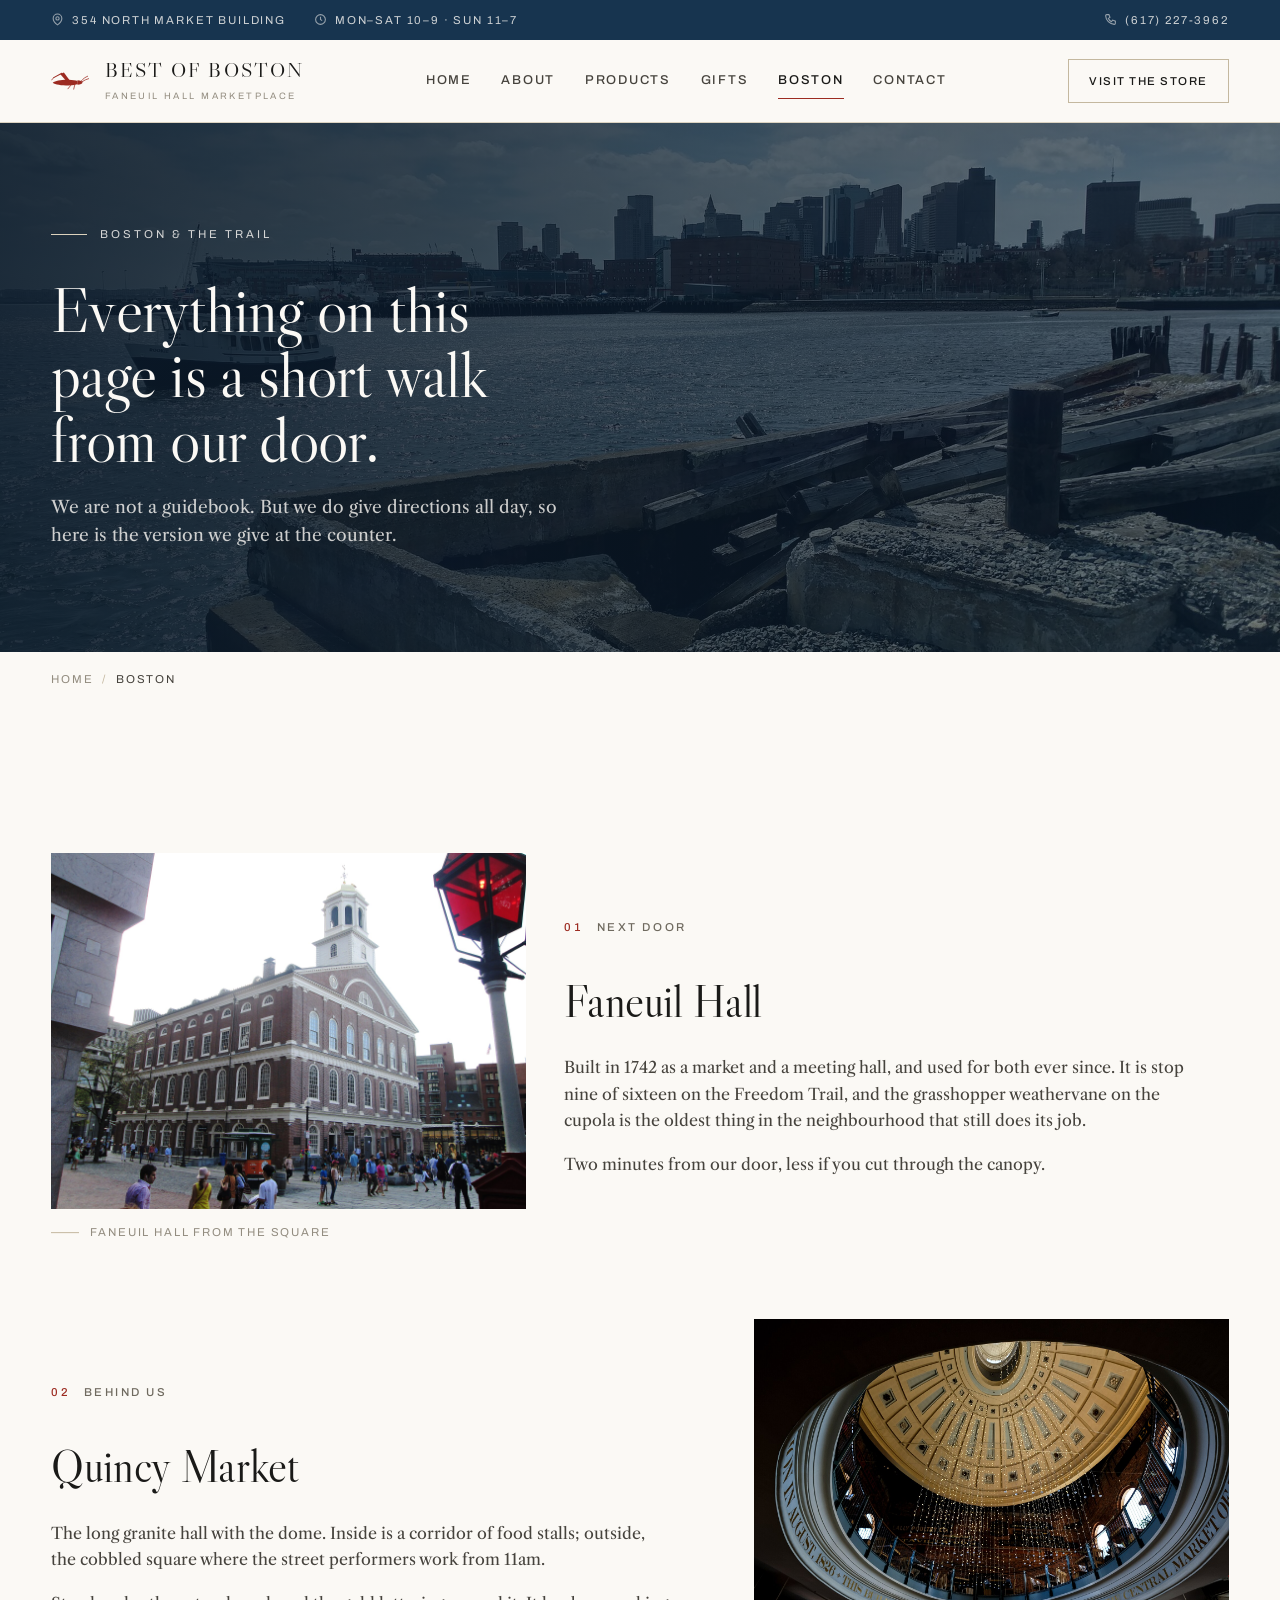
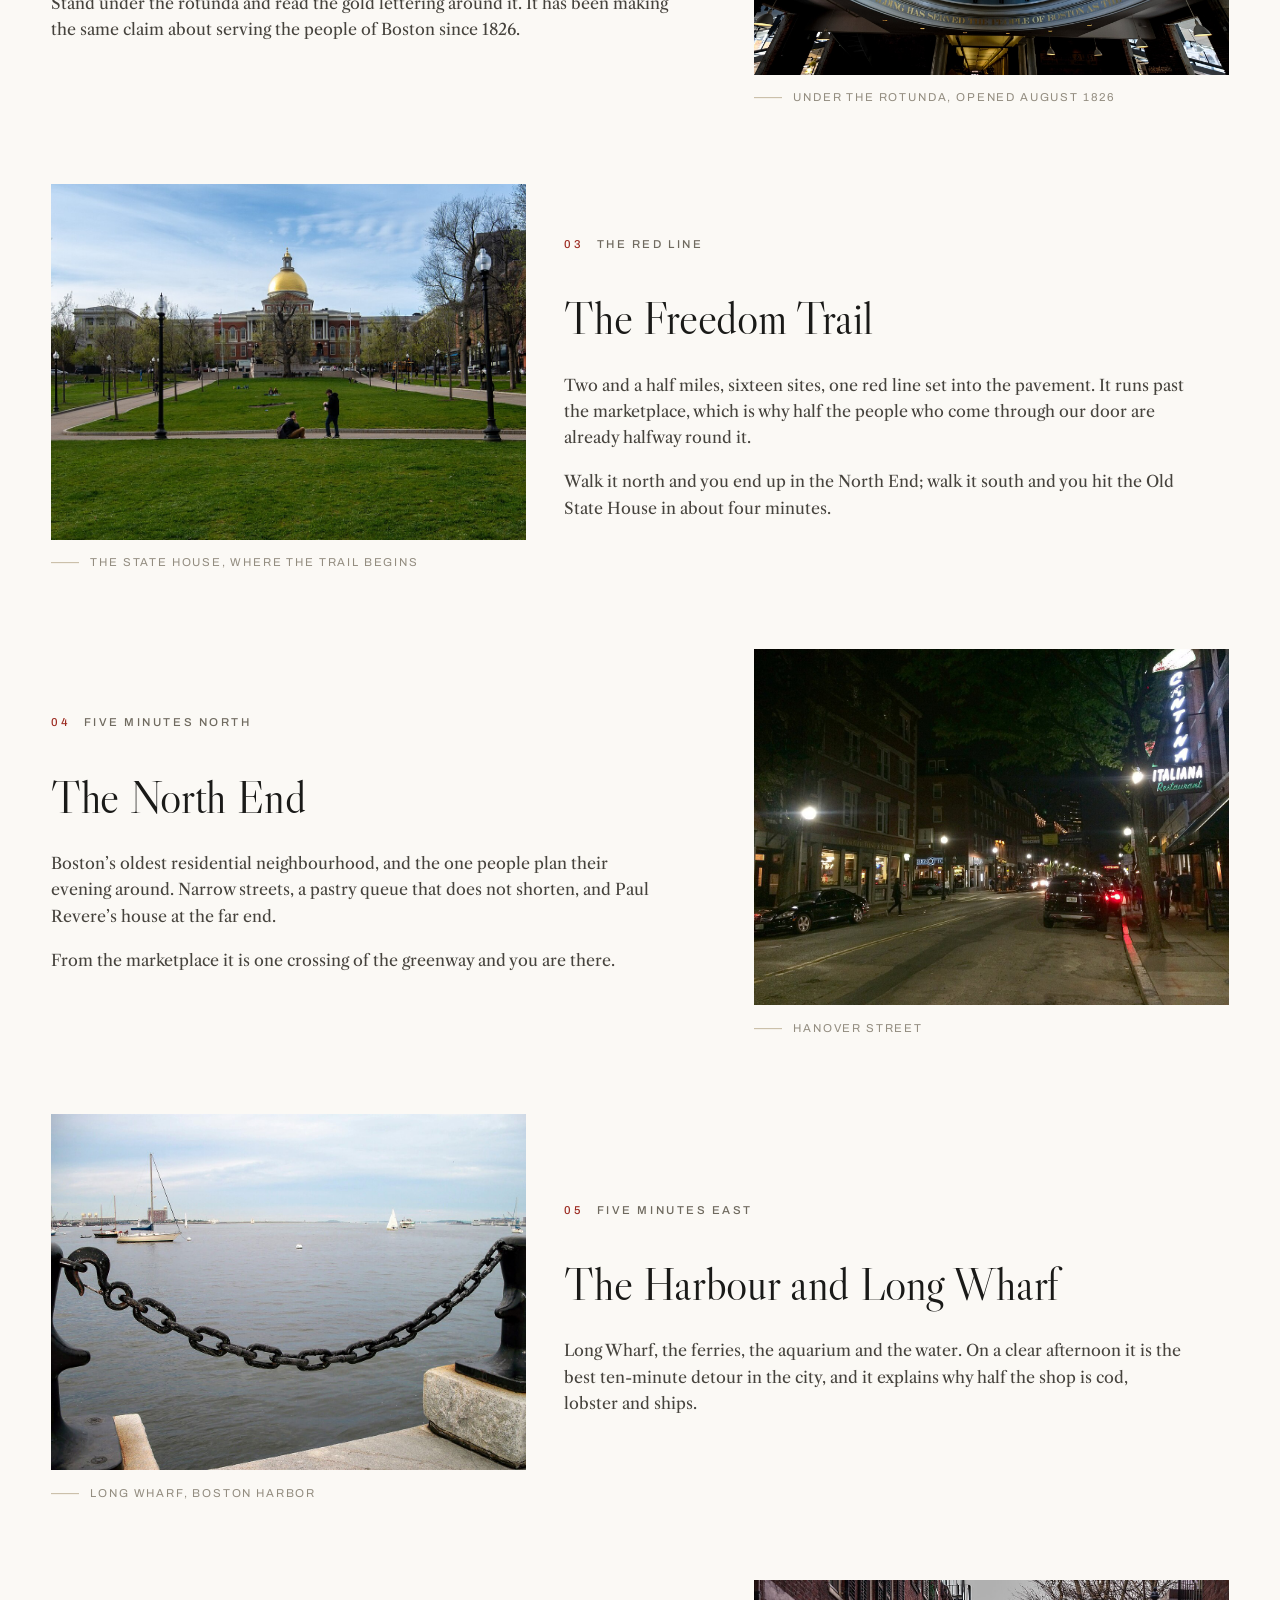
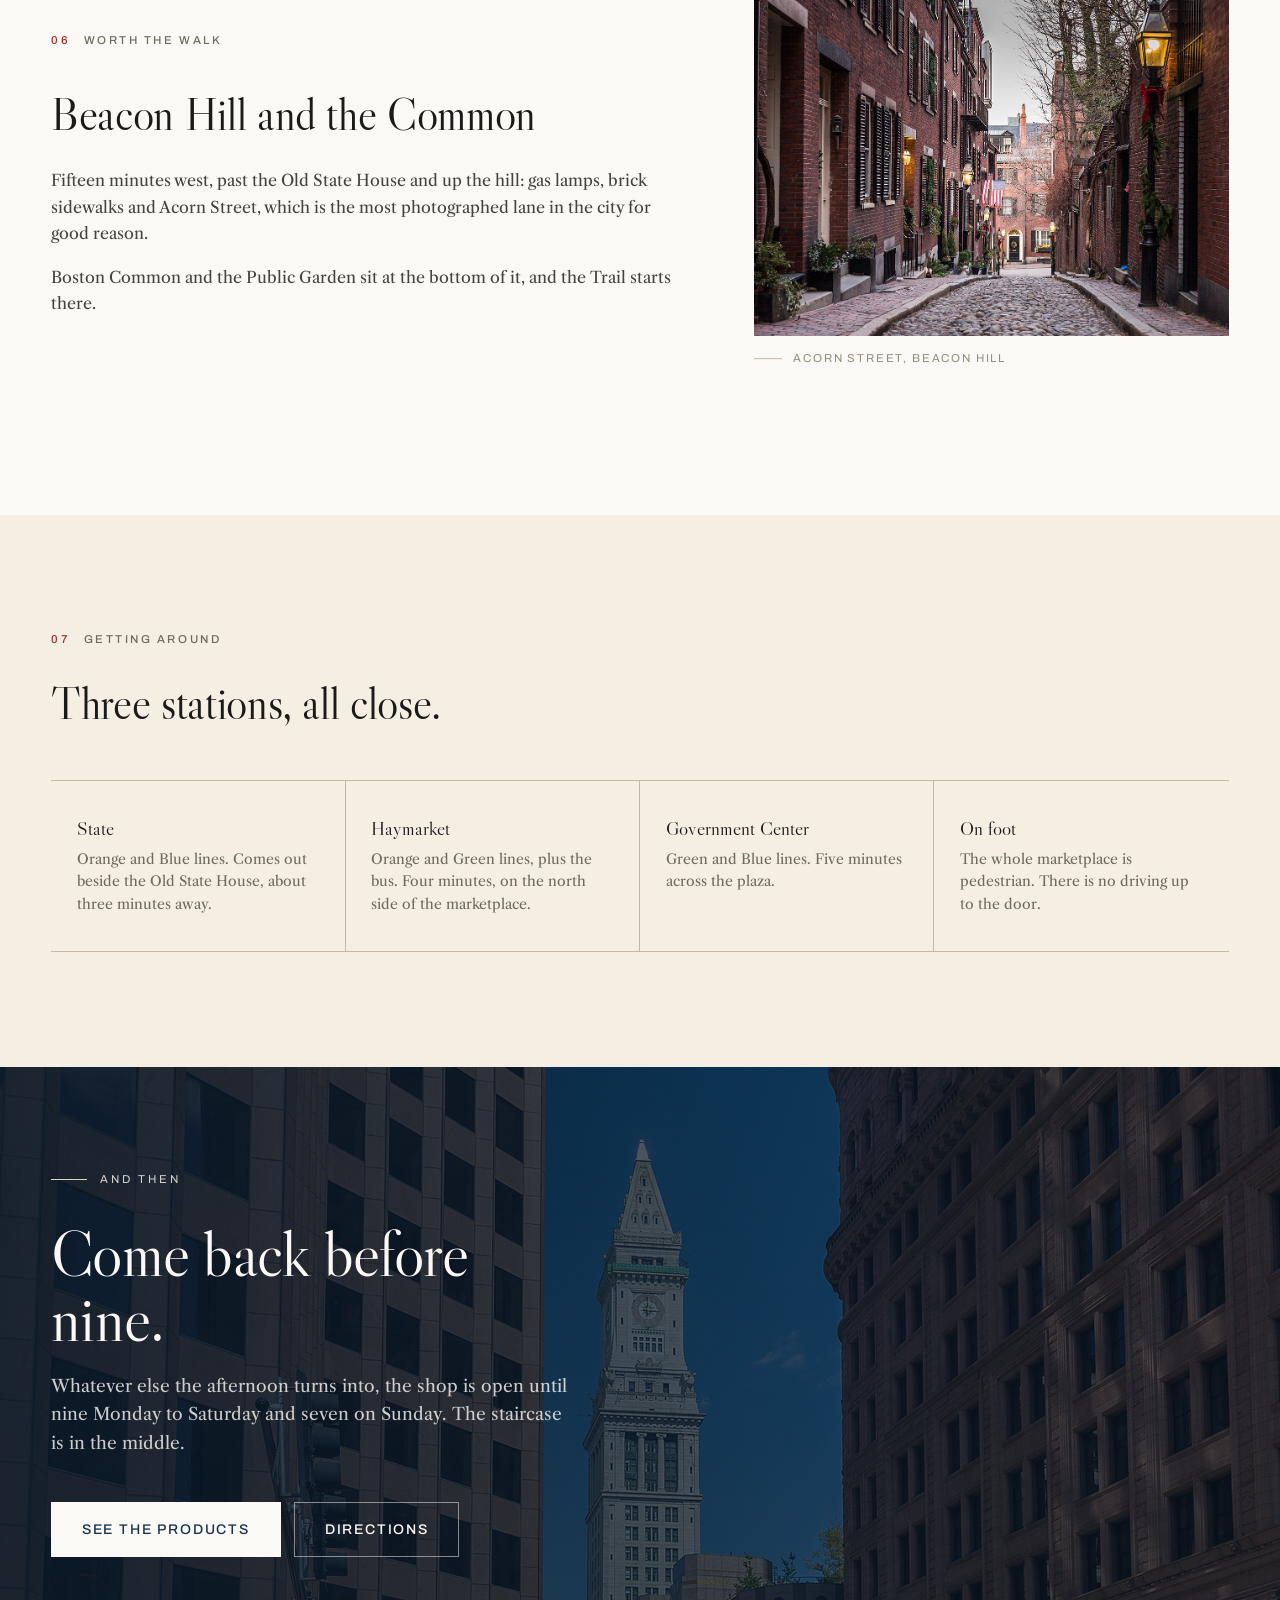
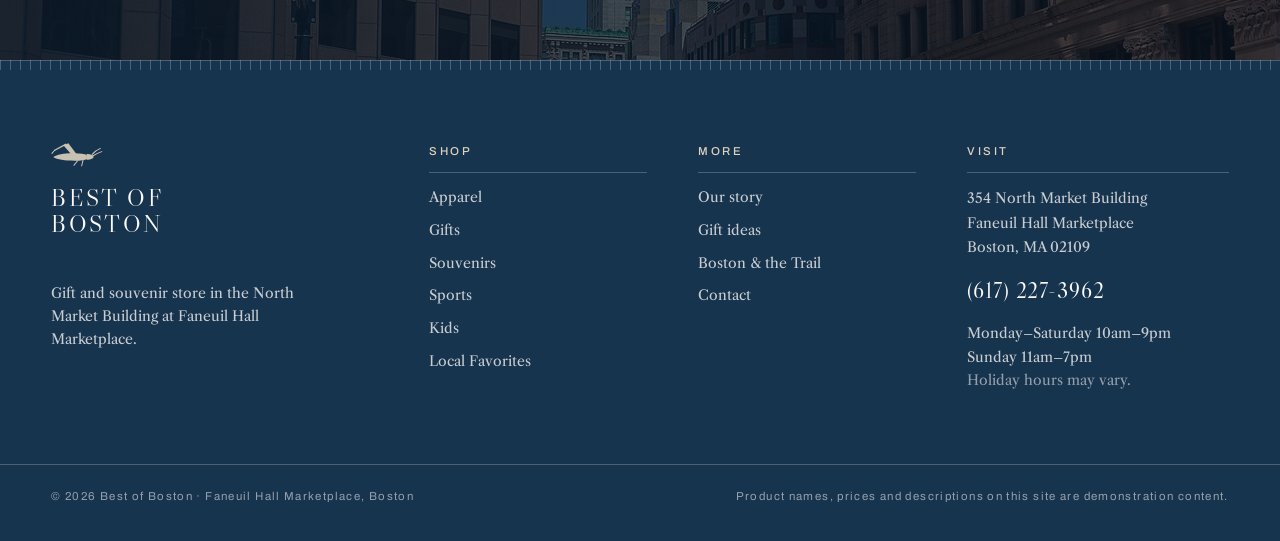
<file: boston.html>
<!DOCTYPE html>
<!-- Feito por GustavoN-S (https://github.com/GustavoN-S) -->
<html lang="en" class="no-js">
<head>
<meta charset="utf-8">
<meta name="viewport" content="width=device-width, initial-scale=1">
<title>Boston &amp; the Freedom Trail — Best of Boston at Faneuil Hall</title>
<meta name="description" content="Faneuil Hall, Quincy Market, the Freedom Trail, the North End and Boston Harbour, all a short walk from the Best of Boston store at 354 North Market Building.">
<link rel="canonical" href="boston.html">
<meta property="og:title" content="Boston &amp; the Freedom Trail — Best of Boston at Faneuil Hall">
<meta property="og:description" content="Faneuil Hall, Quincy Market, the Freedom Trail, the North End and Boston Harbour, all a short walk from the Best of Boston store at 354 North Market Building.">
<meta property="og:type" content="website">
<meta property="og:image" content="assets/images/photos/harbor-skyline.jpg">
<link rel="icon" href="assets/icons/favicon.svg" type="image/svg+xml">
<link rel="preconnect" href="https://fonts.googleapis.com">
<link rel="preconnect" href="https://fonts.gstatic.com" crossorigin>
<link rel="stylesheet" href="https://fonts.googleapis.com/css2?family=Archivo:wght@400;500;600&family=Libre+Caslon+Display&family=Libre+Caslon+Text:wght@400;700&display=swap">
<link rel="stylesheet" href="css/main.css">
<link rel="stylesheet" href="css/components.css">
<link rel="stylesheet" href="css/responsive.css">
</head>
<body>

<a class="skip-link" href="#main">Skip to content</a>

<div class="utility">
  <div class="wrap utility__inner">
    <ul class="utility__list">
      <li class="utility__item utility__item--address">
        <svg viewBox="0 0 24 24" fill="none" stroke="currentColor" stroke-width="2" aria-hidden="true"><path d="M20 10c0 6-8 12-8 12s-8-6-8-12a8 8 0 0 1 16 0Z"/><circle cx="12" cy="10" r="3"/></svg>
        354 North Market Building
      </li>
      <li class="utility__item utility__item--hours">
        <svg viewBox="0 0 24 24" fill="none" stroke="currentColor" stroke-width="2" aria-hidden="true"><circle cx="12" cy="12" r="9"/><path d="M12 7v5l3 2"/></svg>
        Mon&ndash;Sat 10&ndash;9 &middot; Sun 11&ndash;7
      </li>
    </ul>
    <a class="utility__item" href="tel:+16172273962">
      <svg viewBox="0 0 24 24" fill="none" stroke="currentColor" stroke-width="2" aria-hidden="true"><path d="M5 3h4l2 5-3 2a13 13 0 0 0 6 6l2-3 5 2v4a2 2 0 0 1-2 2A17 17 0 0 1 3 5a2 2 0 0 1 2-2Z"/></svg>
      (617) 227-3962
    </a>
  </div>
</div>

<header class="masthead">
  <div class="wrap masthead__inner">
    <a class="brand" href="index.html" aria-label="Best of Boston, home">
      <svg class="brand__mark" viewBox="0 0 118 56" fill="currentColor" aria-hidden="true" focusable="false">
        <path d="M5 33C13 27 30 24 52 24.5c12 .3 21 1.5 26 3.5l1 9c-5 2.5-14 4-27 4C30 41 13 39 5 33Z"/>
        <path d="M78 26c9 0 15 3 15 6.5S87 39 78 39Z"/>
        <path d="M90 27c5-6 11-10 18-13M92 30c6-4 12-7 19-9" stroke="currentColor" stroke-width="2.2" fill="none" stroke-linecap="round"/>
        <path d="M56 27 38 3 27 7l20 23Z"/>
        <path d="M32 5 8 18" stroke="currentColor" stroke-width="3" fill="none" stroke-linecap="round"/>
        <path d="M8 18 2 25" stroke="currentColor" stroke-width="2.2" fill="none" stroke-linecap="round"/>
        <path d="M70 40l-3 12M58 41l-8 10" stroke="currentColor" stroke-width="2.2" fill="none" stroke-linecap="round"/>
      </svg>
      <span>
        <span class="brand__name">Best of Boston</span>
        <span class="brand__sub">Faneuil Hall Marketplace</span>
      </span>
    </a>

    <nav class="nav" aria-label="Primary">
      <a class="nav__link" data-nav="index.html" href="index.html">Home</a>
      <a class="nav__link" data-nav="about.html" href="about.html">About</a>
      <a class="nav__link" data-nav="products.html" href="products.html">Products</a>
      <a class="nav__link" data-nav="gifts.html" href="gifts.html">Gifts</a>
      <a class="nav__link" data-nav="boston.html" href="boston.html">Boston</a>
      <a class="nav__link" data-nav="contact.html" href="contact.html">Contact</a>
    </nav>

    <div class="masthead__actions">
      <a class="btn btn--ghost btn--sm" href="contact.html">Visit the store</a>
      <button class="nav-toggle" type="button" aria-expanded="false" aria-controls="nav-panel">
        <span class="nav-toggle__bars" aria-hidden="true"><span></span><span></span><span></span></span>
        <span>Menu</span>
      </button>
    </div>
  </div>
</header>

<div class="nav-panel" id="nav-panel">
  <div class="nav-panel__head">
    <span class="brand__name">Best of Boston</span>
    <button class="nav-panel__close" type="button">Close</button>
  </div>
  <div class="nav-panel__body">
    <ul class="nav-panel__list">
      <li class="nav-panel__item"><a class="nav-panel__link" data-index="01" data-nav="index.html" href="index.html">Home</a></li>
      <li class="nav-panel__item"><a class="nav-panel__link" data-index="02" data-nav="about.html" href="about.html">About</a></li>
      <li class="nav-panel__item"><a class="nav-panel__link" data-index="03" data-nav="products.html" href="products.html">Products</a></li>
      <li class="nav-panel__item"><a class="nav-panel__link" data-index="04" data-nav="gifts.html" href="gifts.html">Gifts</a></li>
      <li class="nav-panel__item"><a class="nav-panel__link" data-index="05" data-nav="boston.html" href="boston.html">Boston</a></li>
      <li class="nav-panel__item"><a class="nav-panel__link" data-index="06" data-nav="contact.html" href="contact.html">Contact</a></li>
    </ul>
  </div>
  <div class="nav-panel__foot">
    <p class="label">354 North Market Building &middot; Boston, MA 02109</p>
    <a class="footer__phone" href="tel:+16172273962">(617) 227-3962</a>
  </div>
</div>

<main id="main">

  <section class="pagehead">
    <div class="pagehead__media" data-media="harbor"><img alt="" fetchpriority="high"></div>
    <div class="wrap">
      <div class="pagehead__inner">
        <p class="hero__eyebrow">Boston &amp; the Trail</p>
        <h1 class="pagehead__title">Everything on this page is a short walk from our door.</h1>
        <p class="pagehead__text">We are not a guidebook. But we do give directions all day, so here is the version we give at the counter.</p>
      </div>
    </div>
  </section>
<nav class="wrap" aria-label="Breadcrumb"><ol class="crumbs"><li><a href="index.html">Home</a></li><li aria-current="page">Boston</li></ol></nav>
  <section class="section section--sm">
    <div class="wrap">
      <div class="grid grid--5-7 grid--align-center" style="margin-block:clamp(2.5rem,6vw,5rem)">
        <figure class="reveal" style="margin:0">
          <div class="media media--4x3" data-media="faneuil-hall-crowd"><img alt="" loading="lazy"></div>
          <figcaption class="figure-note">Faneuil Hall from the square</figcaption>
        </figure><div class="stack stack--lg reveal">
          <p class="eyebrow" data-index="01">Next door</p>
          <h2 class="h2">Faneuil Hall</h2>
          <div class="prose"><p>Built in 1742 as a market and a meeting hall, and used for both ever since. It is stop nine of sixteen on the Freedom Trail, and the grasshopper weathervane on the cupola is the oldest thing in the neighbourhood that still does its job.</p><p>Two minutes from our door, less if you cut through the canopy.</p></div>
        </div>
      </div>
      <div class="grid grid--7-5 grid--align-center" style="margin-block:clamp(2.5rem,6vw,5rem)">
        <div class="stack stack--lg reveal">
          <p class="eyebrow" data-index="02">Behind us</p>
          <h2 class="h2">Quincy Market</h2>
          <div class="prose"><p>The long granite hall with the dome. Inside is a corridor of food stalls; outside, the cobbled square where the street performers work from 11am.</p><p>Stand under the rotunda and read the gold lettering around it. It has been making the same claim about serving the people of Boston since 1826.</p></div>
        </div><figure class="reveal" style="margin:0">
          <div class="media media--4x3" data-media="market-rotunda"><img alt="" loading="lazy"></div>
          <figcaption class="figure-note">Under the rotunda, opened August 1826</figcaption>
        </figure>
      </div>
      <div class="grid grid--5-7 grid--align-center" style="margin-block:clamp(2.5rem,6vw,5rem)">
        <figure class="reveal" style="margin:0">
          <div class="media media--4x3" data-media="freedom-trail"><img alt="" loading="lazy"></div>
          <figcaption class="figure-note">The State House, where the Trail begins</figcaption>
        </figure><div class="stack stack--lg reveal">
          <p class="eyebrow" data-index="03">The red line</p>
          <h2 class="h2">The Freedom Trail</h2>
          <div class="prose"><p>Two and a half miles, sixteen sites, one red line set into the pavement. It runs past the marketplace, which is why half the people who come through our door are already halfway round it.</p><p>Walk it north and you end up in the North End; walk it south and you hit the Old State House in about four minutes.</p></div>
        </div>
      </div>
      <div class="grid grid--7-5 grid--align-center" style="margin-block:clamp(2.5rem,6vw,5rem)">
        <div class="stack stack--lg reveal">
          <p class="eyebrow" data-index="04">Five minutes north</p>
          <h2 class="h2">The North End</h2>
          <div class="prose"><p>Boston&rsquo;s oldest residential neighbourhood, and the one people plan their evening around. Narrow streets, a pastry queue that does not shorten, and Paul Revere&rsquo;s house at the far end.</p><p>From the marketplace it is one crossing of the greenway and you are there.</p></div>
        </div><figure class="reveal" style="margin:0">
          <div class="media media--4x3" data-media="north-end"><img alt="" loading="lazy"></div>
          <figcaption class="figure-note">Hanover Street</figcaption>
        </figure>
      </div>
      <div class="grid grid--5-7 grid--align-center" style="margin-block:clamp(2.5rem,6vw,5rem)">
        <figure class="reveal" style="margin:0">
          <div class="media media--4x3" data-media="long-wharf"><img alt="" loading="lazy"></div>
          <figcaption class="figure-note">Long Wharf, Boston Harbor</figcaption>
        </figure><div class="stack stack--lg reveal">
          <p class="eyebrow" data-index="05">Five minutes east</p>
          <h2 class="h2">The Harbour and Long Wharf</h2>
          <div class="prose"><p>Long Wharf, the ferries, the aquarium and the water. On a clear afternoon it is the best ten-minute detour in the city, and it explains why half the shop is cod, lobster and ships.</p></div>
        </div>
      </div>
      <div class="grid grid--7-5 grid--align-center" style="margin-block:clamp(2.5rem,6vw,5rem)">
        <div class="stack stack--lg reveal">
          <p class="eyebrow" data-index="06">Worth the walk</p>
          <h2 class="h2">Beacon Hill and the Common</h2>
          <div class="prose"><p>Fifteen minutes west, past the Old State House and up the hill: gas lamps, brick sidewalks and Acorn Street, which is the most photographed lane in the city for good reason.</p><p>Boston Common and the Public Garden sit at the bottom of it, and the Trail starts there.</p></div>
        </div><figure class="reveal" style="margin:0">
          <div class="media media--4x3" data-media="acorn-street"><img alt="" loading="lazy"></div>
          <figcaption class="figure-note">Acorn Street, Beacon Hill</figcaption>
        </figure>
      </div>

    </div>
  </section>

  <section class="section section--cream">
    <div class="wrap">
      <div class="section-head">
        <div class="section-head__text stack">
          <p class="eyebrow" data-index="07">Getting around</p>
          <h2 class="h2">Three stations, all close.</h2>
        </div>
      </div>
      <div class="factstrip reveal">
        <div class="fact">
          <span class="fact__key">State</span>
          <span class="fact__val">Orange and Blue lines. Comes out beside the Old State House, about three minutes away.</span>
        </div>
        <div class="fact">
          <span class="fact__key">Haymarket</span>
          <span class="fact__val">Orange and Green lines, plus the bus. Four minutes, on the north side of the marketplace.</span>
        </div>
        <div class="fact">
          <span class="fact__key">Government Center</span>
          <span class="fact__val">Green and Blue lines. Five minutes across the plaza.</span>
        </div>
        <div class="fact">
          <span class="fact__key">On foot</span>
          <span class="fact__val">The whole marketplace is pedestrian. There is no driving up to the door.</span>
        </div>
      </div>
    </div>
  </section>

  <section class="pagehead">
    <div class="pagehead__media" data-media="custom-house"><img alt="" loading="lazy"></div>
    <div class="wrap">
      <div class="pagehead__inner">
        <p class="hero__eyebrow">And then</p>
        <h2 class="pagehead__title">Come back before nine.</h2>
        <p class="pagehead__text">
          Whatever else the afternoon turns into, the shop is open until nine Monday to
          Saturday and seven on Sunday. The staircase is in the middle.
        </p>
        <div class="hero__actions">
          <a class="btn btn--solid-light" href="products.html">See the products</a>
          <a class="btn btn--light" href="contact.html">Directions</a>
        </div>
      </div>
    </div>
  </section>

</main>

<footer class="footer">
  <div class="rule-grid rule-grid--dark" aria-hidden="true"></div>
  <div class="wrap footer__top">
    <div class="footer__brand">
      <svg class="footer__grasshopper" viewBox="0 0 118 56" fill="currentColor" aria-hidden="true">
        <path d="M5 33C13 27 30 24 52 24.5c12 .3 21 1.5 26 3.5l1 9c-5 2.5-14 4-27 4C30 41 13 39 5 33Z"/>
        <path d="M78 26c9 0 15 3 15 6.5S87 39 78 39Z"/>
        <path d="M90 27c5-6 11-10 18-13M92 30c6-4 12-7 19-9" stroke="currentColor" stroke-width="2.2" fill="none" stroke-linecap="round"/>
        <path d="M56 27 38 3 27 7l20 23Z"/>
        <path d="M32 5 8 18" stroke="currentColor" stroke-width="3" fill="none" stroke-linecap="round"/>
        <path d="M8 18 2 25" stroke="currentColor" stroke-width="2.2" fill="none" stroke-linecap="round"/>
        <path d="M70 40l-3 12M58 41l-8 10" stroke="currentColor" stroke-width="2.2" fill="none" stroke-linecap="round"/>
      </svg>
      <p class="footer__brandname">Best of<br>Boston</p>
      <p style="font-size:var(--fs-small);max-width:30ch">
        Gift and souvenir store in the North Market Building at Faneuil Hall Marketplace.
      </p>
    </div>

    <nav class="footer__col footer__col--links" aria-label="Shop">
      <h2 class="footer__title">Shop</h2>
      <ul class="footer__list">
        <li><a href="products.html?category=apparel">Apparel</a></li>
        <li><a href="products.html?category=gifts">Gifts</a></li>
        <li><a href="products.html?category=souvenirs">Souvenirs</a></li>
        <li><a href="products.html?category=sports">Sports</a></li>
        <li><a href="products.html?category=kids">Kids</a></li>
        <li><a href="products.html?category=local">Local Favorites</a></li>
      </ul>
    </nav>

    <nav class="footer__col" aria-label="More">
      <h2 class="footer__title">More</h2>
      <ul class="footer__list">
        <li><a href="about.html">Our story</a></li>
        <li><a href="gifts.html">Gift ideas</a></li>
        <li><a href="boston.html">Boston &amp; the Trail</a></li>
        <li><a href="contact.html">Contact</a></li>
      </ul>
    </nav>

    <div class="footer__col footer__col--visit">
      <h2 class="footer__title">Visit</h2>
      <address>
        354 North Market Building<br>
        Faneuil Hall Marketplace<br>
        Boston, MA 02109
      </address>
      <a class="footer__phone" href="tel:+16172273962">(617) 227-3962</a>
      <p style="font-size:var(--fs-small)">
        Monday&ndash;Saturday 10am&ndash;9pm<br>
        Sunday 11am&ndash;7pm<br>
        <span style="opacity:.7">Holiday hours may vary.</span>
      </p>
    </div>
  </div>

  <div class="wrap footer__bottom">
    <p>&copy; <span data-year>2026</span> Best of Boston &middot; Faneuil Hall Marketplace, Boston</p>
    <p>Product names, prices and descriptions on this site are demonstration content.</p>
  </div>
</footer>

<script src="data/products.js"></script>
<script src="data/media.js"></script>
<script src="js/main.js"></script>
<script src="js/media.js"></script>
<script src="js/navigation.js"></script>
<script src="js/products.js"></script>
<script src="js/interactions.js"></script>
</body>
</html>
</file>
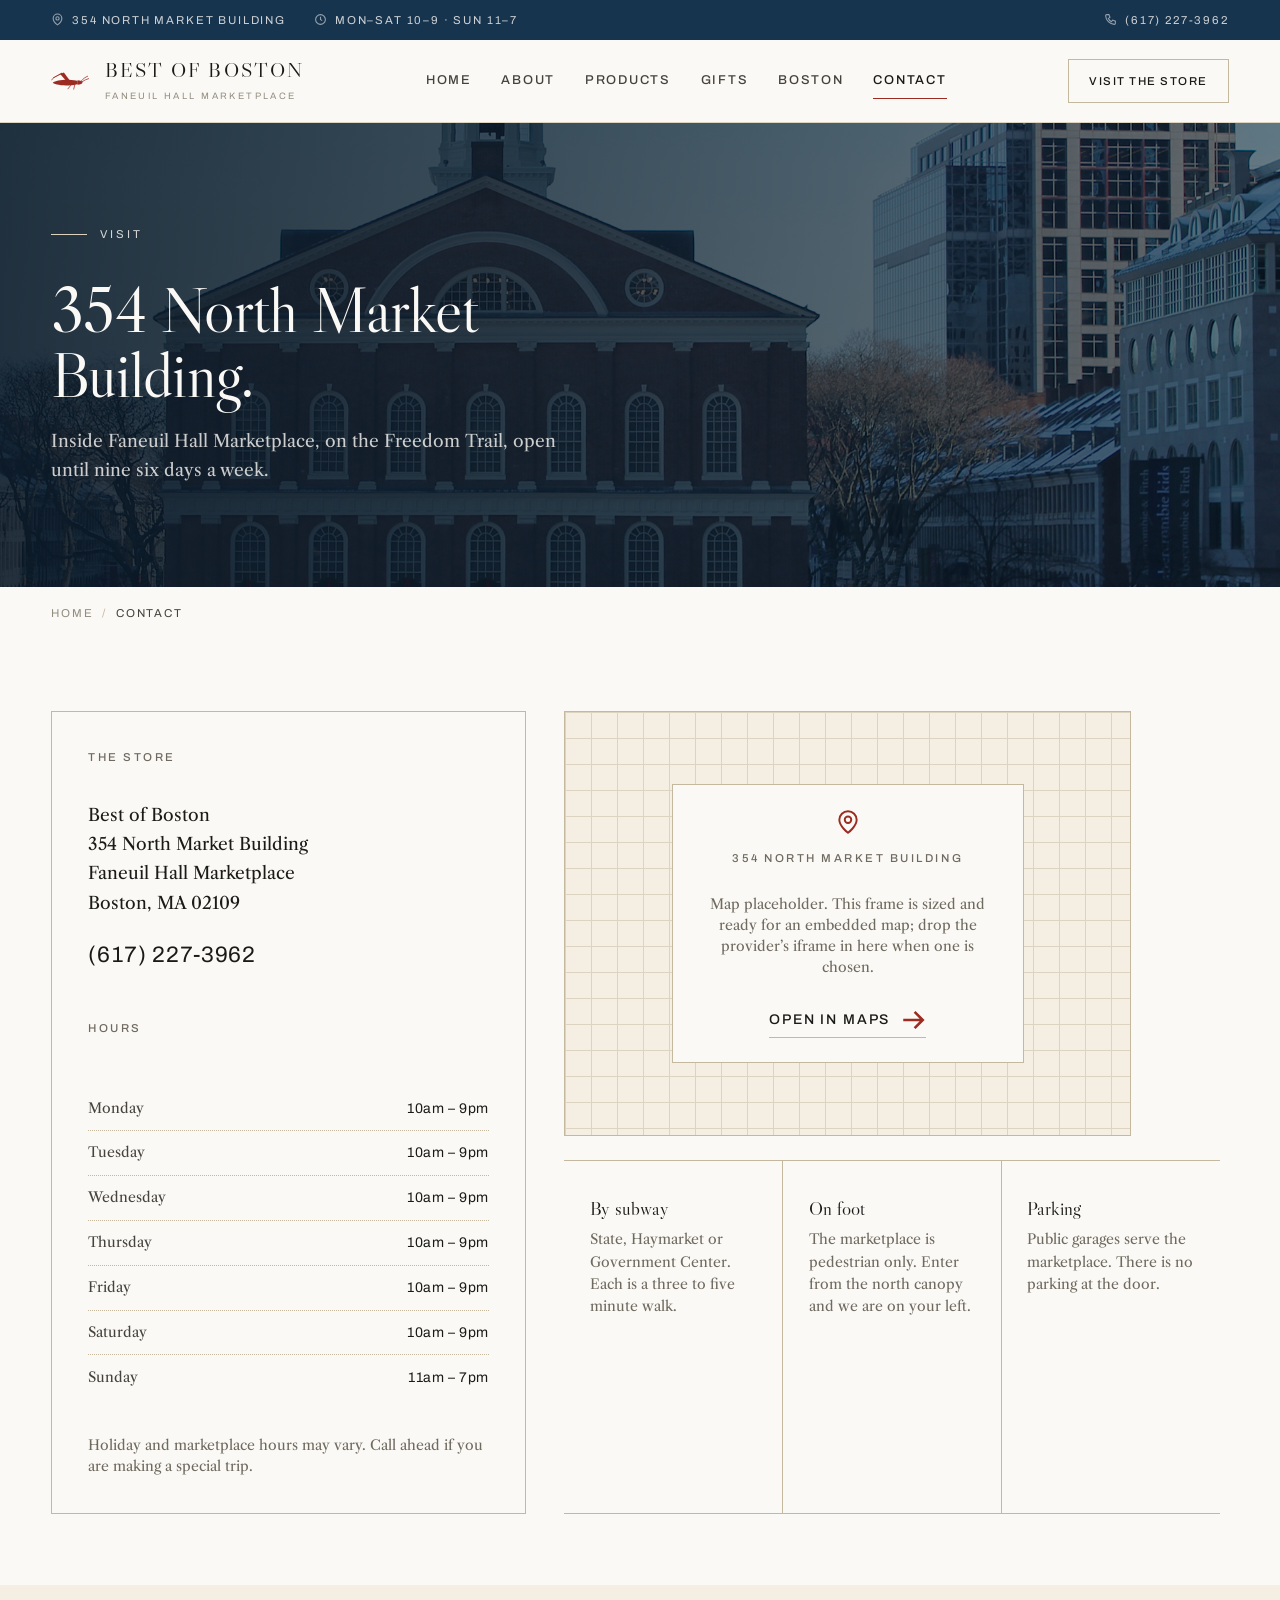
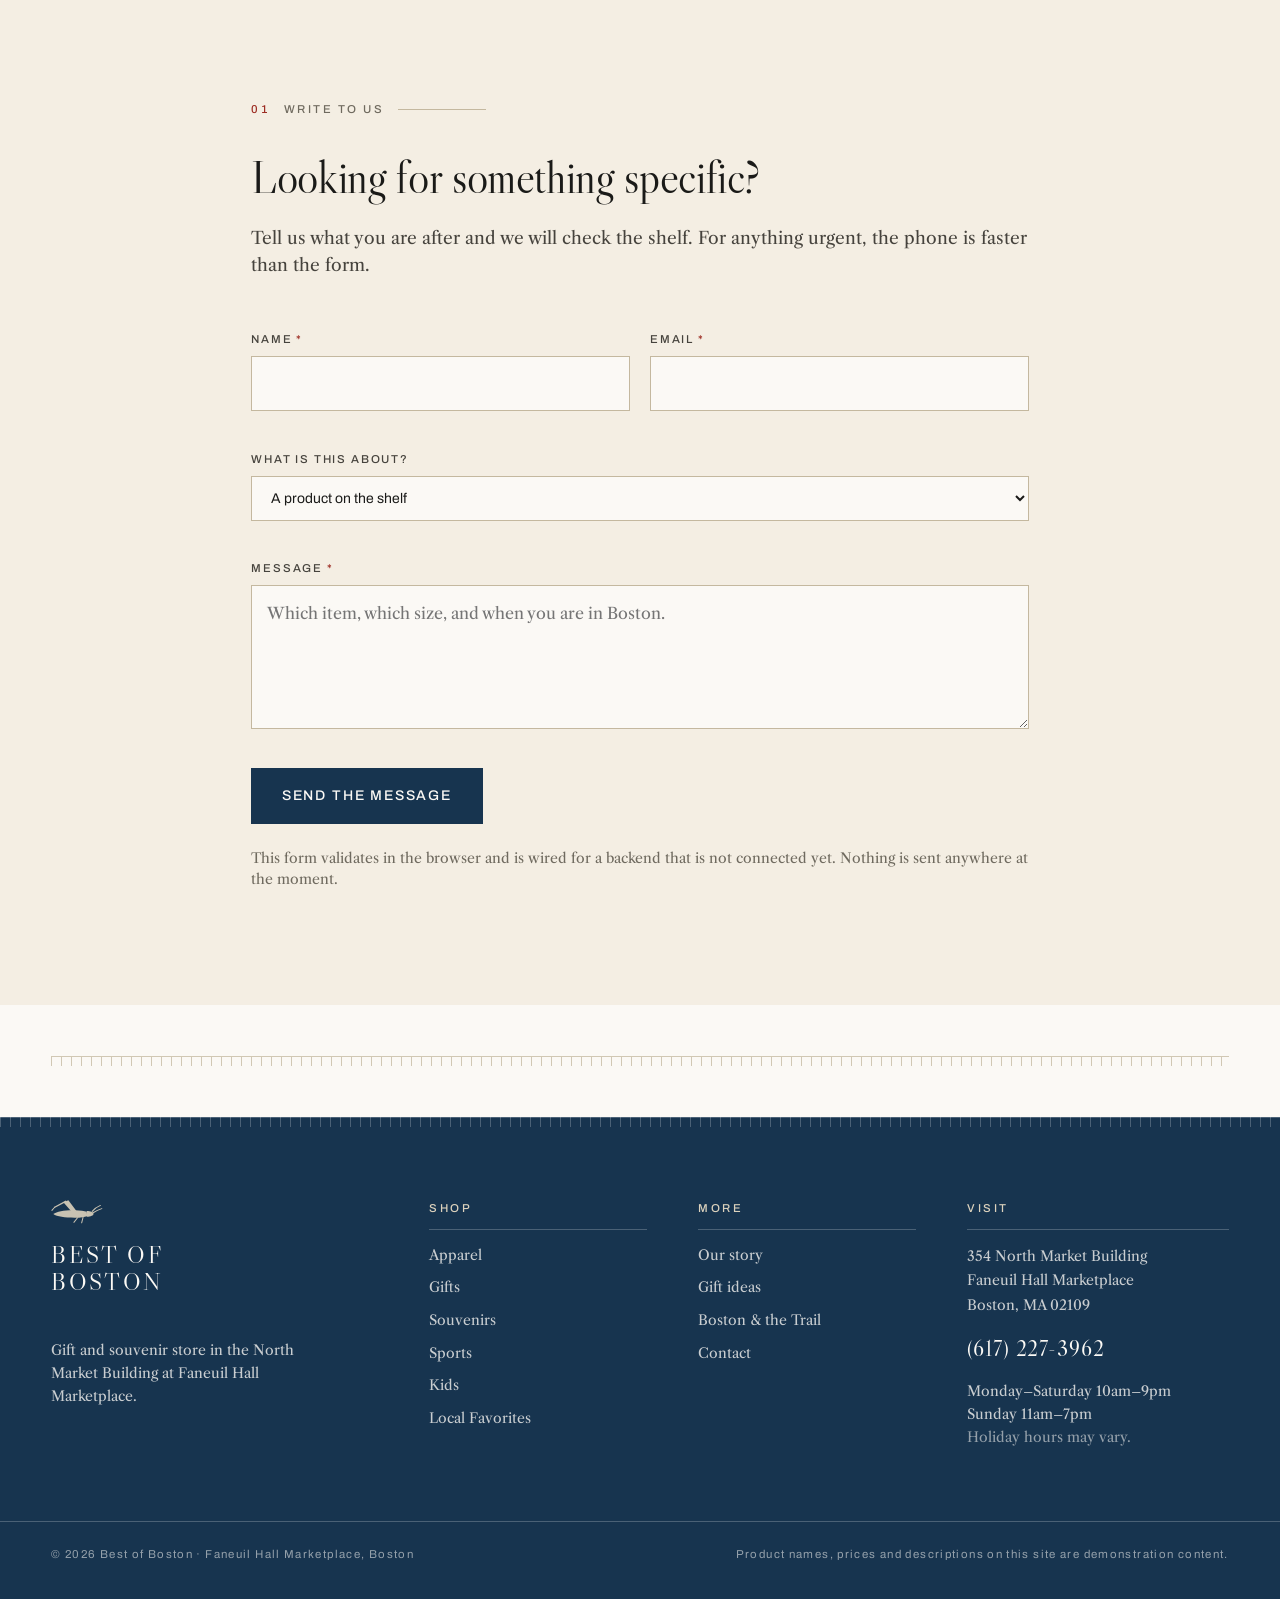
<file: contact.html>
<!DOCTYPE html>
<!-- Feito por GustavoN-S (https://github.com/GustavoN-S) -->
<html lang="en" class="no-js">
<head>
<meta charset="utf-8">
<meta name="viewport" content="width=device-width, initial-scale=1">
<title>Contact &amp; Visit — Best of Boston, Faneuil Hall Marketplace</title>
<meta name="description" content="Address, opening hours, directions and contact details for Best of Boston, 354 North Market Building, Faneuil Hall Marketplace, Boston MA 02109. Call (617) 227-3962.">
<link rel="canonical" href="contact.html">
<meta property="og:title" content="Contact &amp; Visit — Best of Boston, Faneuil Hall Marketplace">
<meta property="og:description" content="Address, opening hours, directions and contact details for Best of Boston, 354 North Market Building, Faneuil Hall Marketplace, Boston MA 02109. Call (617) 227-3962.">
<meta property="og:type" content="website">
<meta property="og:image" content="assets/images/photos/faneuil-hall-square.jpg">
<link rel="icon" href="assets/icons/favicon.svg" type="image/svg+xml">
<link rel="preconnect" href="https://fonts.googleapis.com">
<link rel="preconnect" href="https://fonts.gstatic.com" crossorigin>
<link rel="stylesheet" href="https://fonts.googleapis.com/css2?family=Archivo:wght@400;500;600&family=Libre+Caslon+Display&family=Libre+Caslon+Text:wght@400;700&display=swap">
<link rel="stylesheet" href="css/main.css">
<link rel="stylesheet" href="css/components.css">
<link rel="stylesheet" href="css/responsive.css">
</head>
<body>

<a class="skip-link" href="#main">Skip to content</a>

<div class="utility">
  <div class="wrap utility__inner">
    <ul class="utility__list">
      <li class="utility__item utility__item--address">
        <svg viewBox="0 0 24 24" fill="none" stroke="currentColor" stroke-width="2" aria-hidden="true"><path d="M20 10c0 6-8 12-8 12s-8-6-8-12a8 8 0 0 1 16 0Z"/><circle cx="12" cy="10" r="3"/></svg>
        354 North Market Building
      </li>
      <li class="utility__item utility__item--hours">
        <svg viewBox="0 0 24 24" fill="none" stroke="currentColor" stroke-width="2" aria-hidden="true"><circle cx="12" cy="12" r="9"/><path d="M12 7v5l3 2"/></svg>
        Mon&ndash;Sat 10&ndash;9 &middot; Sun 11&ndash;7
      </li>
    </ul>
    <a class="utility__item" href="tel:+16172273962">
      <svg viewBox="0 0 24 24" fill="none" stroke="currentColor" stroke-width="2" aria-hidden="true"><path d="M5 3h4l2 5-3 2a13 13 0 0 0 6 6l2-3 5 2v4a2 2 0 0 1-2 2A17 17 0 0 1 3 5a2 2 0 0 1 2-2Z"/></svg>
      (617) 227-3962
    </a>
  </div>
</div>

<header class="masthead">
  <div class="wrap masthead__inner">
    <a class="brand" href="index.html" aria-label="Best of Boston, home">
      <svg class="brand__mark" viewBox="0 0 118 56" fill="currentColor" aria-hidden="true" focusable="false">
        <path d="M5 33C13 27 30 24 52 24.5c12 .3 21 1.5 26 3.5l1 9c-5 2.5-14 4-27 4C30 41 13 39 5 33Z"/>
        <path d="M78 26c9 0 15 3 15 6.5S87 39 78 39Z"/>
        <path d="M90 27c5-6 11-10 18-13M92 30c6-4 12-7 19-9" stroke="currentColor" stroke-width="2.2" fill="none" stroke-linecap="round"/>
        <path d="M56 27 38 3 27 7l20 23Z"/>
        <path d="M32 5 8 18" stroke="currentColor" stroke-width="3" fill="none" stroke-linecap="round"/>
        <path d="M8 18 2 25" stroke="currentColor" stroke-width="2.2" fill="none" stroke-linecap="round"/>
        <path d="M70 40l-3 12M58 41l-8 10" stroke="currentColor" stroke-width="2.2" fill="none" stroke-linecap="round"/>
      </svg>
      <span>
        <span class="brand__name">Best of Boston</span>
        <span class="brand__sub">Faneuil Hall Marketplace</span>
      </span>
    </a>

    <nav class="nav" aria-label="Primary">
      <a class="nav__link" data-nav="index.html" href="index.html">Home</a>
      <a class="nav__link" data-nav="about.html" href="about.html">About</a>
      <a class="nav__link" data-nav="products.html" href="products.html">Products</a>
      <a class="nav__link" data-nav="gifts.html" href="gifts.html">Gifts</a>
      <a class="nav__link" data-nav="boston.html" href="boston.html">Boston</a>
      <a class="nav__link" data-nav="contact.html" href="contact.html">Contact</a>
    </nav>

    <div class="masthead__actions">
      <a class="btn btn--ghost btn--sm" href="contact.html">Visit the store</a>
      <button class="nav-toggle" type="button" aria-expanded="false" aria-controls="nav-panel">
        <span class="nav-toggle__bars" aria-hidden="true"><span></span><span></span><span></span></span>
        <span>Menu</span>
      </button>
    </div>
  </div>
</header>

<div class="nav-panel" id="nav-panel">
  <div class="nav-panel__head">
    <span class="brand__name">Best of Boston</span>
    <button class="nav-panel__close" type="button">Close</button>
  </div>
  <div class="nav-panel__body">
    <ul class="nav-panel__list">
      <li class="nav-panel__item"><a class="nav-panel__link" data-index="01" data-nav="index.html" href="index.html">Home</a></li>
      <li class="nav-panel__item"><a class="nav-panel__link" data-index="02" data-nav="about.html" href="about.html">About</a></li>
      <li class="nav-panel__item"><a class="nav-panel__link" data-index="03" data-nav="products.html" href="products.html">Products</a></li>
      <li class="nav-panel__item"><a class="nav-panel__link" data-index="04" data-nav="gifts.html" href="gifts.html">Gifts</a></li>
      <li class="nav-panel__item"><a class="nav-panel__link" data-index="05" data-nav="boston.html" href="boston.html">Boston</a></li>
      <li class="nav-panel__item"><a class="nav-panel__link" data-index="06" data-nav="contact.html" href="contact.html">Contact</a></li>
    </ul>
  </div>
  <div class="nav-panel__foot">
    <p class="label">354 North Market Building &middot; Boston, MA 02109</p>
    <a class="footer__phone" href="tel:+16172273962">(617) 227-3962</a>
  </div>
</div>

<main id="main">

  <section class="pagehead">
    <div class="pagehead__media" data-media="hero"><img alt="" fetchpriority="high"></div>
    <div class="wrap">
      <div class="pagehead__inner">
        <p class="hero__eyebrow">Visit</p>
        <h1 class="pagehead__title">354 North Market Building.</h1>
        <p class="pagehead__text">Inside Faneuil Hall Marketplace, on the Freedom Trail, open until nine six days a week.</p>
      </div>
    </div>
  </section>
<nav class="wrap" aria-label="Breadcrumb"><ol class="crumbs"><li><a href="index.html">Home</a></li><li aria-current="page">Contact</li></ol></nav>
  <section class="section section--sm">
    <div class="wrap">
      <div class="grid grid--5-7">

        <div class="stack stack--lg reveal" style="gap:1.5rem">
          <div class="visitcard">
            <p class="label">The store</p>
            <address style="font-style:normal;font-size:var(--fs-lead);line-height:1.7">
              Best of Boston<br>
              354 North Market Building<br>
              Faneuil Hall Marketplace<br>
              Boston, MA 02109
            </address>
            <p class="pdp__price"><a href="tel:+16172273962">(617) 227-3962</a></p>

            <p class="label">Hours</p>
            <dl class="hours">
              <div><dt>Monday</dt><dd>10am &ndash; 9pm</dd></div>
              <div><dt>Tuesday</dt><dd>10am &ndash; 9pm</dd></div>
              <div><dt>Wednesday</dt><dd>10am &ndash; 9pm</dd></div>
              <div><dt>Thursday</dt><dd>10am &ndash; 9pm</dd></div>
              <div><dt>Friday</dt><dd>10am &ndash; 9pm</dd></div>
              <div><dt>Saturday</dt><dd>10am &ndash; 9pm</dd></div>
              <div><dt>Sunday</dt><dd>11am &ndash; 7pm</dd></div>
            </dl>
            <p class="card__note">
              Holiday and marketplace hours may vary. Call ahead if you are making a
              special trip.
            </p>
          </div>
        </div>

        <div class="stack stack--lg reveal" style="gap:1.5rem">
          <div class="mapframe">
            <div class="mapframe__pin">
              <svg viewBox="0 0 24 24" fill="none" stroke="currentColor" stroke-width="1.8" aria-hidden="true"><path d="M20 10c0 6-8 12-8 12s-8-6-8-12a8 8 0 0 1 16 0Z"/><circle cx="12" cy="10" r="3"/></svg>
              <p class="label">354 North Market Building</p>
              <p class="card__note" style="text-align:center">
                Map placeholder. This frame is sized and ready for an embedded map;
                drop the provider&rsquo;s iframe in here when one is chosen.
              </p>
              <a class="link" href="https://www.google.com/maps/search/?api=1&amp;query=Best+of+Boston+Faneuil+Hall+Marketplace+Boston+MA+02109" rel="noopener">Open in maps <svg class="link__arrow" viewBox="0 0 16 16" fill="none" stroke="currentColor" stroke-width="1.6" aria-hidden="true"><path d="M2 8h12M9 3l5 5-5 5"/></svg></a>
            </div>
          </div>

          <div class="factstrip">
            <div class="fact">
              <span class="fact__key">By subway</span>
              <span class="fact__val">State, Haymarket or Government Center. Each is a three to five minute walk.</span>
            </div>
            <div class="fact">
              <span class="fact__key">On foot</span>
              <span class="fact__val">The marketplace is pedestrian only. Enter from the north canopy and we are on your left.</span>
            </div>
            <div class="fact">
              <span class="fact__key">Parking</span>
              <span class="fact__val">Public garages serve the marketplace. There is no parking at the door.</span>
            </div>
          </div>
        </div>

      </div>
    </div>
  </section>

  <section class="section section--cream">
    <div class="wrap wrap--narrow">
      <div class="section-head">
        <p class="eyebrow" data-index="01">Write to us</p>
        <h2 class="h2">Looking for something specific?</h2>
        <p class="lead">
          Tell us what you are after and we will check the shelf. For anything urgent,
          the phone is faster than the form.
        </p>
      </div>

      <form class="form reveal" data-contact-form novalidate>
        <div class="form__row">
          <div class="field">
            <label for="f-name">Name <span class="req" aria-hidden="true">*</span></label>
            <input id="f-name" name="name" type="text" required data-label="Name" autocomplete="name">
            <p class="field__error" aria-live="polite"></p>
          </div>
          <div class="field">
            <label for="f-email">Email <span class="req" aria-hidden="true">*</span></label>
            <input id="f-email" name="email" type="email" required data-label="Email" autocomplete="email">
            <p class="field__error" aria-live="polite"></p>
          </div>
        </div>

        <div class="field">
          <label for="f-subject">What is this about?</label>
          <select id="f-subject" name="subject" data-label="Subject">
            <option>A product on the shelf</option>
            <option>Sizes and availability</option>
            <option>Holding an item for collection</option>
            <option>Group or bulk enquiry</option>
            <option>Something else</option>
          </select>
          <p class="field__error" aria-live="polite"></p>
        </div>

        <div class="field">
          <label for="f-message">Message <span class="req" aria-hidden="true">*</span></label>
          <textarea id="f-message" name="message" required data-label="Message"
                    placeholder="Which item, which size, and when you are in Boston."></textarea>
          <p class="field__error" aria-live="polite"></p>
        </div>

        <div class="form__foot">
          <button class="btn" type="submit">Send the message</button>
          <p class="form__status" data-form-status aria-live="polite"></p>
        </div>
      </form>

      <p class="card__note" style="margin-top:1.5rem">
        This form validates in the browser and is wired for a backend that is not
        connected yet. Nothing is sent anywhere at the moment.
      </p>
    </div>
  </section>

  <section class="section section--tight">
    <div class="wrap">
      <div class="rule-grid" aria-hidden="true"></div>
    </div>
  </section>

</main>

<footer class="footer">
  <div class="rule-grid rule-grid--dark" aria-hidden="true"></div>
  <div class="wrap footer__top">
    <div class="footer__brand">
      <svg class="footer__grasshopper" viewBox="0 0 118 56" fill="currentColor" aria-hidden="true">
        <path d="M5 33C13 27 30 24 52 24.5c12 .3 21 1.5 26 3.5l1 9c-5 2.5-14 4-27 4C30 41 13 39 5 33Z"/>
        <path d="M78 26c9 0 15 3 15 6.5S87 39 78 39Z"/>
        <path d="M90 27c5-6 11-10 18-13M92 30c6-4 12-7 19-9" stroke="currentColor" stroke-width="2.2" fill="none" stroke-linecap="round"/>
        <path d="M56 27 38 3 27 7l20 23Z"/>
        <path d="M32 5 8 18" stroke="currentColor" stroke-width="3" fill="none" stroke-linecap="round"/>
        <path d="M8 18 2 25" stroke="currentColor" stroke-width="2.2" fill="none" stroke-linecap="round"/>
        <path d="M70 40l-3 12M58 41l-8 10" stroke="currentColor" stroke-width="2.2" fill="none" stroke-linecap="round"/>
      </svg>
      <p class="footer__brandname">Best of<br>Boston</p>
      <p style="font-size:var(--fs-small);max-width:30ch">
        Gift and souvenir store in the North Market Building at Faneuil Hall Marketplace.
      </p>
    </div>

    <nav class="footer__col footer__col--links" aria-label="Shop">
      <h2 class="footer__title">Shop</h2>
      <ul class="footer__list">
        <li><a href="products.html?category=apparel">Apparel</a></li>
        <li><a href="products.html?category=gifts">Gifts</a></li>
        <li><a href="products.html?category=souvenirs">Souvenirs</a></li>
        <li><a href="products.html?category=sports">Sports</a></li>
        <li><a href="products.html?category=kids">Kids</a></li>
        <li><a href="products.html?category=local">Local Favorites</a></li>
      </ul>
    </nav>

    <nav class="footer__col" aria-label="More">
      <h2 class="footer__title">More</h2>
      <ul class="footer__list">
        <li><a href="about.html">Our story</a></li>
        <li><a href="gifts.html">Gift ideas</a></li>
        <li><a href="boston.html">Boston &amp; the Trail</a></li>
        <li><a href="contact.html">Contact</a></li>
      </ul>
    </nav>

    <div class="footer__col footer__col--visit">
      <h2 class="footer__title">Visit</h2>
      <address>
        354 North Market Building<br>
        Faneuil Hall Marketplace<br>
        Boston, MA 02109
      </address>
      <a class="footer__phone" href="tel:+16172273962">(617) 227-3962</a>
      <p style="font-size:var(--fs-small)">
        Monday&ndash;Saturday 10am&ndash;9pm<br>
        Sunday 11am&ndash;7pm<br>
        <span style="opacity:.7">Holiday hours may vary.</span>
      </p>
    </div>
  </div>

  <div class="wrap footer__bottom">
    <p>&copy; <span data-year>2026</span> Best of Boston &middot; Faneuil Hall Marketplace, Boston</p>
    <p>Product names, prices and descriptions on this site are demonstration content.</p>
  </div>
</footer>

<script src="data/products.js"></script>
<script src="data/media.js"></script>
<script src="js/main.js"></script>
<script src="js/media.js"></script>
<script src="js/navigation.js"></script>
<script src="js/products.js"></script>
<script src="js/interactions.js"></script>
</body>
</html>
</file>
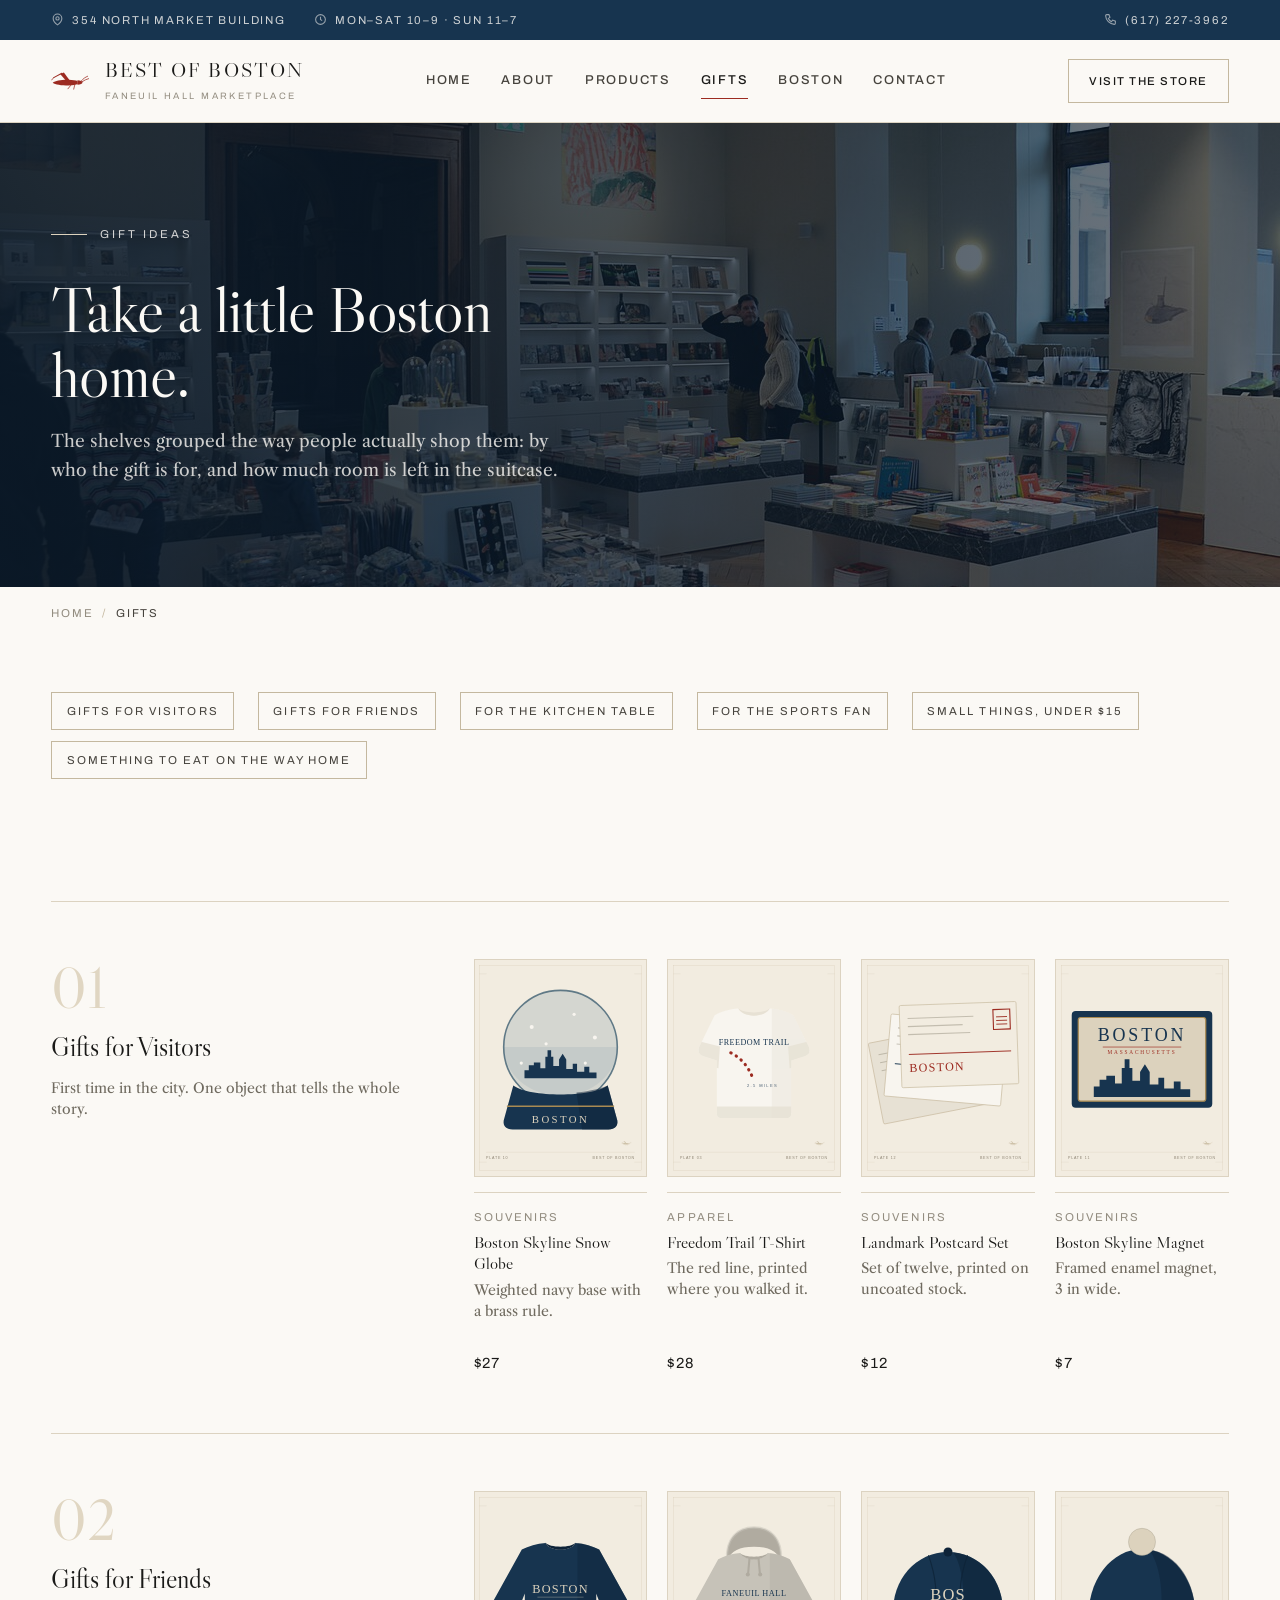
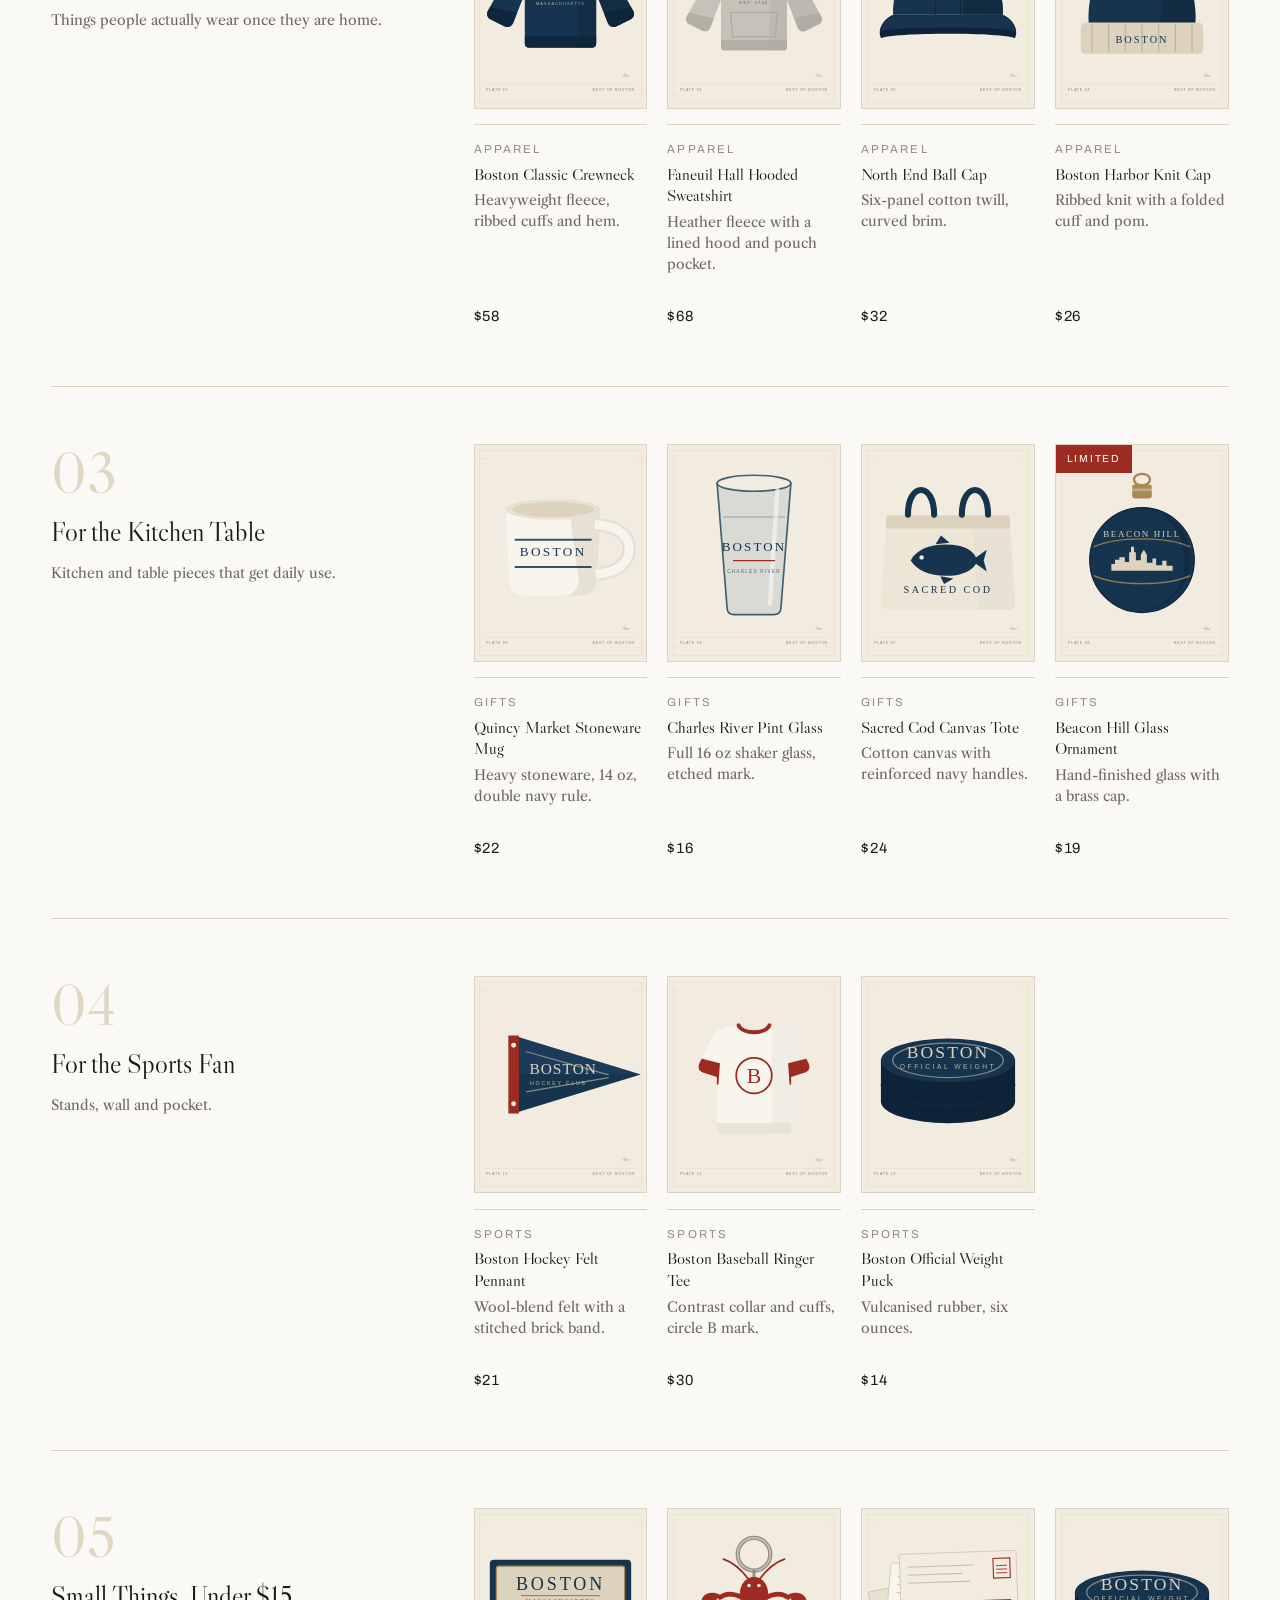
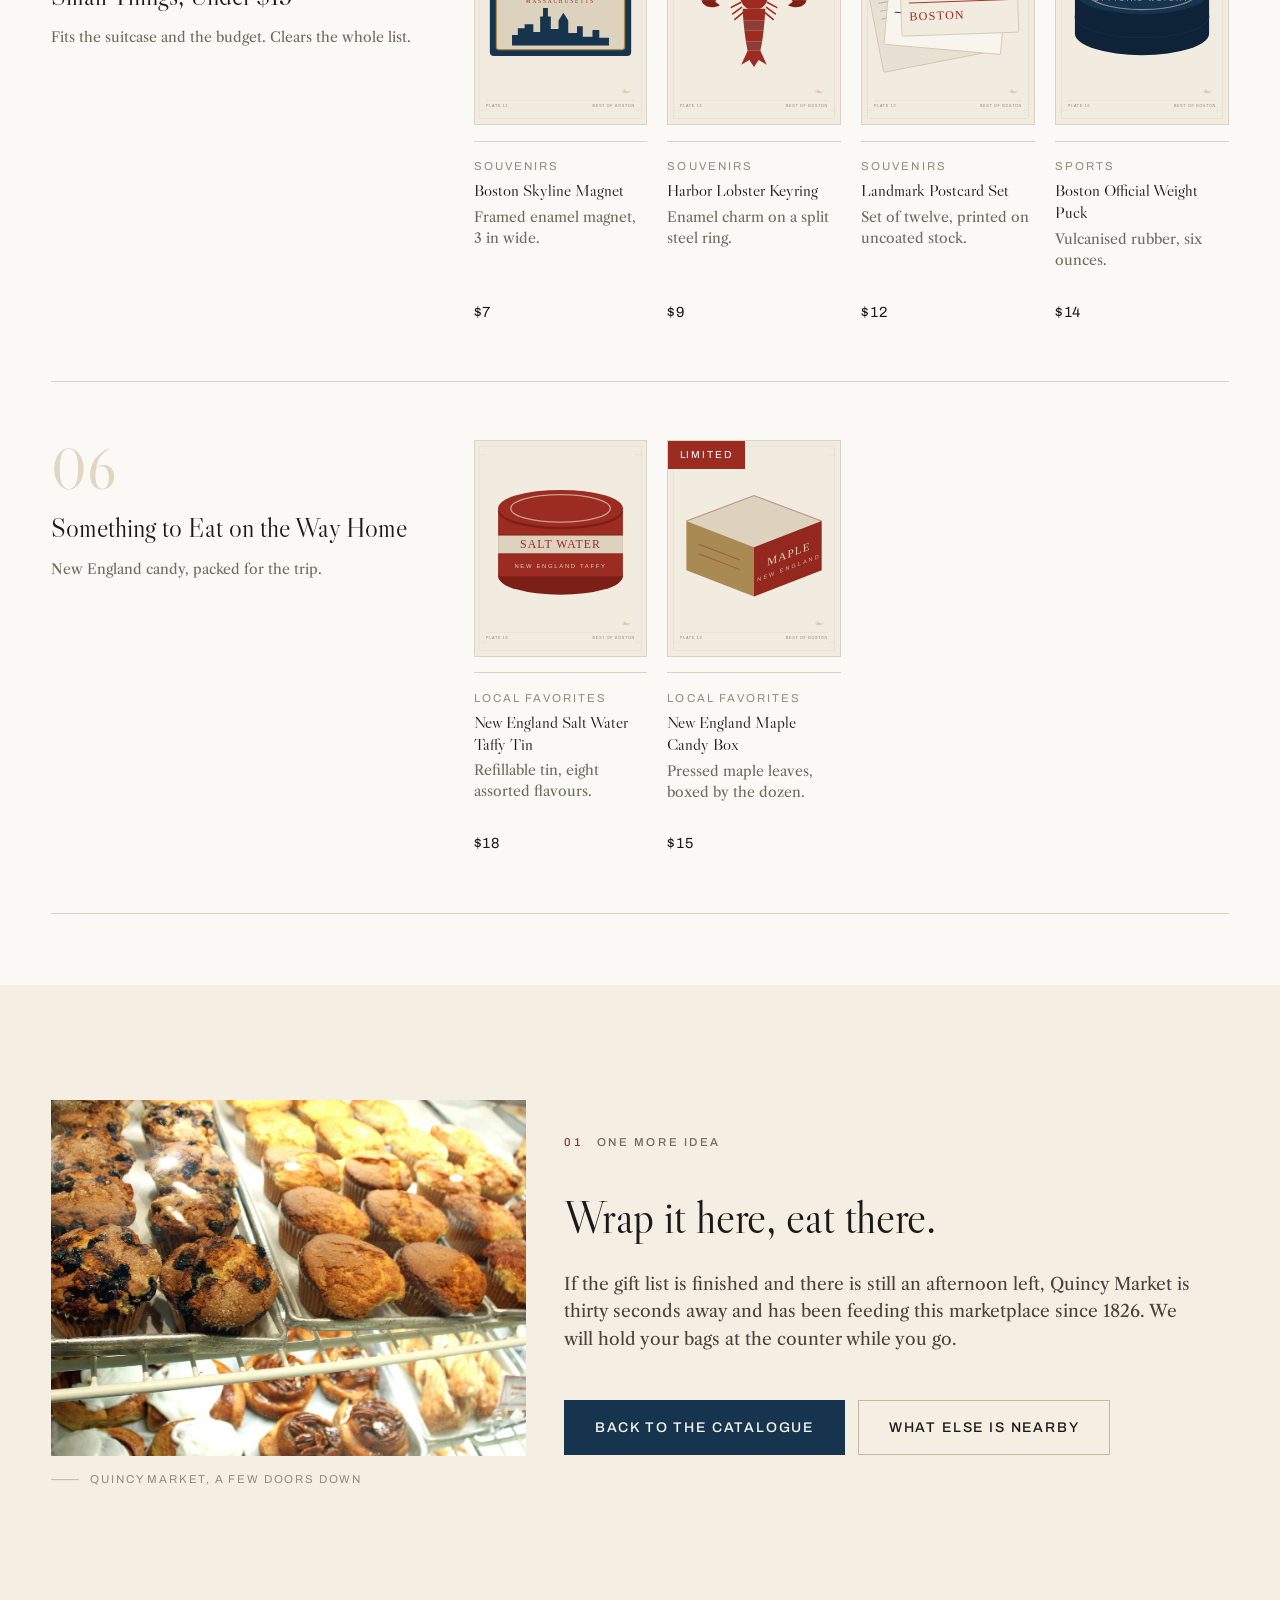
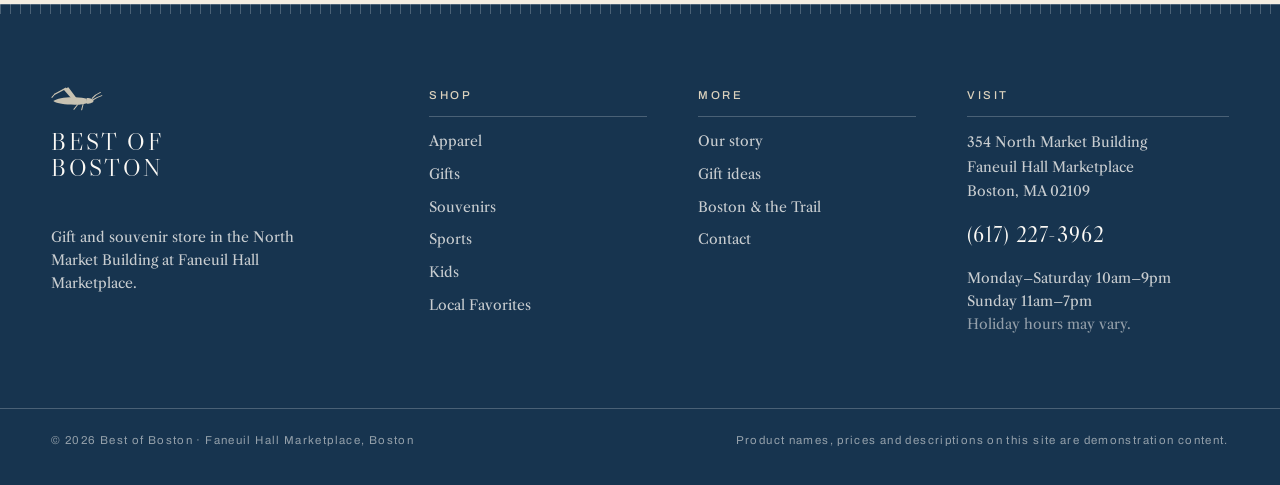
<file: gifts.html>
<!DOCTYPE html>
<!-- Feito por GustavoN-S (https://github.com/GustavoN-S) -->
<html lang="en" class="no-js">
<head>
<meta charset="utf-8">
<meta name="viewport" content="width=device-width, initial-scale=1">
<title>Gift Ideas — Boston Gifts for Visitors, Friends &amp; Fans | Best of Boston</title>
<meta name="description" content="Boston gift ideas grouped by who they are for: visitors, friends back home, sports fans, small things under $15 and New England candy. In store at Faneuil Hall Marketplace.">
<link rel="canonical" href="gifts.html">
<meta property="og:title" content="Gift Ideas — Boston Gifts for Visitors, Friends &amp; Fans | Best of Boston">
<meta property="og:description" content="Boston gift ideas grouped by who they are for: visitors, friends back home, sports fans, small things under $15 and New England candy. In store at Faneuil Hall Marketplace.">
<meta property="og:type" content="website">
<meta property="og:image" content="assets/images/photos/shop-floor.jpg">
<link rel="icon" href="assets/icons/favicon.svg" type="image/svg+xml">
<link rel="preconnect" href="https://fonts.googleapis.com">
<link rel="preconnect" href="https://fonts.gstatic.com" crossorigin>
<link rel="stylesheet" href="https://fonts.googleapis.com/css2?family=Archivo:wght@400;500;600&family=Libre+Caslon+Display&family=Libre+Caslon+Text:wght@400;700&display=swap">
<link rel="stylesheet" href="css/main.css">
<link rel="stylesheet" href="css/components.css">
<link rel="stylesheet" href="css/responsive.css">
</head>
<body>

<a class="skip-link" href="#main">Skip to content</a>

<div class="utility">
  <div class="wrap utility__inner">
    <ul class="utility__list">
      <li class="utility__item utility__item--address">
        <svg viewBox="0 0 24 24" fill="none" stroke="currentColor" stroke-width="2" aria-hidden="true"><path d="M20 10c0 6-8 12-8 12s-8-6-8-12a8 8 0 0 1 16 0Z"/><circle cx="12" cy="10" r="3"/></svg>
        354 North Market Building
      </li>
      <li class="utility__item utility__item--hours">
        <svg viewBox="0 0 24 24" fill="none" stroke="currentColor" stroke-width="2" aria-hidden="true"><circle cx="12" cy="12" r="9"/><path d="M12 7v5l3 2"/></svg>
        Mon&ndash;Sat 10&ndash;9 &middot; Sun 11&ndash;7
      </li>
    </ul>
    <a class="utility__item" href="tel:+16172273962">
      <svg viewBox="0 0 24 24" fill="none" stroke="currentColor" stroke-width="2" aria-hidden="true"><path d="M5 3h4l2 5-3 2a13 13 0 0 0 6 6l2-3 5 2v4a2 2 0 0 1-2 2A17 17 0 0 1 3 5a2 2 0 0 1 2-2Z"/></svg>
      (617) 227-3962
    </a>
  </div>
</div>

<header class="masthead">
  <div class="wrap masthead__inner">
    <a class="brand" href="index.html" aria-label="Best of Boston, home">
      <svg class="brand__mark" viewBox="0 0 118 56" fill="currentColor" aria-hidden="true" focusable="false">
        <path d="M5 33C13 27 30 24 52 24.5c12 .3 21 1.5 26 3.5l1 9c-5 2.5-14 4-27 4C30 41 13 39 5 33Z"/>
        <path d="M78 26c9 0 15 3 15 6.5S87 39 78 39Z"/>
        <path d="M90 27c5-6 11-10 18-13M92 30c6-4 12-7 19-9" stroke="currentColor" stroke-width="2.2" fill="none" stroke-linecap="round"/>
        <path d="M56 27 38 3 27 7l20 23Z"/>
        <path d="M32 5 8 18" stroke="currentColor" stroke-width="3" fill="none" stroke-linecap="round"/>
        <path d="M8 18 2 25" stroke="currentColor" stroke-width="2.2" fill="none" stroke-linecap="round"/>
        <path d="M70 40l-3 12M58 41l-8 10" stroke="currentColor" stroke-width="2.2" fill="none" stroke-linecap="round"/>
      </svg>
      <span>
        <span class="brand__name">Best of Boston</span>
        <span class="brand__sub">Faneuil Hall Marketplace</span>
      </span>
    </a>

    <nav class="nav" aria-label="Primary">
      <a class="nav__link" data-nav="index.html" href="index.html">Home</a>
      <a class="nav__link" data-nav="about.html" href="about.html">About</a>
      <a class="nav__link" data-nav="products.html" href="products.html">Products</a>
      <a class="nav__link" data-nav="gifts.html" href="gifts.html">Gifts</a>
      <a class="nav__link" data-nav="boston.html" href="boston.html">Boston</a>
      <a class="nav__link" data-nav="contact.html" href="contact.html">Contact</a>
    </nav>

    <div class="masthead__actions">
      <a class="btn btn--ghost btn--sm" href="contact.html">Visit the store</a>
      <button class="nav-toggle" type="button" aria-expanded="false" aria-controls="nav-panel">
        <span class="nav-toggle__bars" aria-hidden="true"><span></span><span></span><span></span></span>
        <span>Menu</span>
      </button>
    </div>
  </div>
</header>

<div class="nav-panel" id="nav-panel">
  <div class="nav-panel__head">
    <span class="brand__name">Best of Boston</span>
    <button class="nav-panel__close" type="button">Close</button>
  </div>
  <div class="nav-panel__body">
    <ul class="nav-panel__list">
      <li class="nav-panel__item"><a class="nav-panel__link" data-index="01" data-nav="index.html" href="index.html">Home</a></li>
      <li class="nav-panel__item"><a class="nav-panel__link" data-index="02" data-nav="about.html" href="about.html">About</a></li>
      <li class="nav-panel__item"><a class="nav-panel__link" data-index="03" data-nav="products.html" href="products.html">Products</a></li>
      <li class="nav-panel__item"><a class="nav-panel__link" data-index="04" data-nav="gifts.html" href="gifts.html">Gifts</a></li>
      <li class="nav-panel__item"><a class="nav-panel__link" data-index="05" data-nav="boston.html" href="boston.html">Boston</a></li>
      <li class="nav-panel__item"><a class="nav-panel__link" data-index="06" data-nav="contact.html" href="contact.html">Contact</a></li>
    </ul>
  </div>
  <div class="nav-panel__foot">
    <p class="label">354 North Market Building &middot; Boston, MA 02109</p>
    <a class="footer__phone" href="tel:+16172273962">(617) 227-3962</a>
  </div>
</div>

<main id="main">

  <noscript>
    <section class="section section--sm">
      <div class="wrap">
        <div class="notice">
          <strong>O catalogo precisa de JavaScript.</strong> Esta pagina monta a lista de
          produtos no navegador. Com o JavaScript desligado, ligue para a loja no
          <a href="tel:+16172273962" style="border-bottom:1px solid currentColor">(617) 227-3962</a>
          ou passe no 354 North Market Building, Faneuil Hall Marketplace.
        </div>
      </div>
    </section>
  </noscript>

  <section class="pagehead">
    <div class="pagehead__media" data-media="shop-floor"><img alt="" fetchpriority="high"></div>
    <div class="wrap">
      <div class="pagehead__inner">
        <p class="hero__eyebrow">Gift ideas</p>
        <h1 class="pagehead__title">Take a little Boston home.</h1>
        <p class="pagehead__text">The shelves grouped the way people actually shop them: by who the gift is for, and how much room is left in the suitcase.</p>
      </div>
    </div>
  </section>
<nav class="wrap" aria-label="Breadcrumb"><ol class="crumbs"><li><a href="index.html">Home</a></li><li aria-current="page">Gifts</li></ol></nav>
  <section class="section section--tight">
    <div class="wrap">
      <ul class="filters" data-gift-index style="gap:.65rem 1.5rem"></ul>
    </div>
  </section>

  <section class="section section--sm">
    <div class="wrap" data-gift-lanes></div>
  </section>

  <section class="section section--cream">
    <div class="wrap">
      <div class="grid grid--5-7 grid--align-center">
        <figure class="reveal" style="margin:0">
          <div class="media media--4x3" data-media="market-food"><img alt="" loading="lazy"></div>
          <figcaption class="figure-note">Quincy Market, a few doors down</figcaption>
        </figure>
        <div class="stack stack--lg reveal">
          <p class="eyebrow" data-index="01">One more idea</p>
          <h2 class="h2">Wrap it here, eat there.</h2>
          <p class="lead u-measure">
            If the gift list is finished and there is still an afternoon left, Quincy
            Market is thirty seconds away and has been feeding this marketplace since
            1826. We will hold your bags at the counter while you go.
          </p>
          <div class="hero__actions" style="margin:0">
            <a class="btn" href="products.html">Back to the catalogue</a>
            <a class="btn btn--ghost" href="boston.html">What else is nearby</a>
          </div>
        </div>
      </div>
    </div>
  </section>

</main>

<footer class="footer">
  <div class="rule-grid rule-grid--dark" aria-hidden="true"></div>
  <div class="wrap footer__top">
    <div class="footer__brand">
      <svg class="footer__grasshopper" viewBox="0 0 118 56" fill="currentColor" aria-hidden="true">
        <path d="M5 33C13 27 30 24 52 24.5c12 .3 21 1.5 26 3.5l1 9c-5 2.5-14 4-27 4C30 41 13 39 5 33Z"/>
        <path d="M78 26c9 0 15 3 15 6.5S87 39 78 39Z"/>
        <path d="M90 27c5-6 11-10 18-13M92 30c6-4 12-7 19-9" stroke="currentColor" stroke-width="2.2" fill="none" stroke-linecap="round"/>
        <path d="M56 27 38 3 27 7l20 23Z"/>
        <path d="M32 5 8 18" stroke="currentColor" stroke-width="3" fill="none" stroke-linecap="round"/>
        <path d="M8 18 2 25" stroke="currentColor" stroke-width="2.2" fill="none" stroke-linecap="round"/>
        <path d="M70 40l-3 12M58 41l-8 10" stroke="currentColor" stroke-width="2.2" fill="none" stroke-linecap="round"/>
      </svg>
      <p class="footer__brandname">Best of<br>Boston</p>
      <p style="font-size:var(--fs-small);max-width:30ch">
        Gift and souvenir store in the North Market Building at Faneuil Hall Marketplace.
      </p>
    </div>

    <nav class="footer__col footer__col--links" aria-label="Shop">
      <h2 class="footer__title">Shop</h2>
      <ul class="footer__list">
        <li><a href="products.html?category=apparel">Apparel</a></li>
        <li><a href="products.html?category=gifts">Gifts</a></li>
        <li><a href="products.html?category=souvenirs">Souvenirs</a></li>
        <li><a href="products.html?category=sports">Sports</a></li>
        <li><a href="products.html?category=kids">Kids</a></li>
        <li><a href="products.html?category=local">Local Favorites</a></li>
      </ul>
    </nav>

    <nav class="footer__col" aria-label="More">
      <h2 class="footer__title">More</h2>
      <ul class="footer__list">
        <li><a href="about.html">Our story</a></li>
        <li><a href="gifts.html">Gift ideas</a></li>
        <li><a href="boston.html">Boston &amp; the Trail</a></li>
        <li><a href="contact.html">Contact</a></li>
      </ul>
    </nav>

    <div class="footer__col footer__col--visit">
      <h2 class="footer__title">Visit</h2>
      <address>
        354 North Market Building<br>
        Faneuil Hall Marketplace<br>
        Boston, MA 02109
      </address>
      <a class="footer__phone" href="tel:+16172273962">(617) 227-3962</a>
      <p style="font-size:var(--fs-small)">
        Monday&ndash;Saturday 10am&ndash;9pm<br>
        Sunday 11am&ndash;7pm<br>
        <span style="opacity:.7">Holiday hours may vary.</span>
      </p>
    </div>
  </div>

  <div class="wrap footer__bottom">
    <p>&copy; <span data-year>2026</span> Best of Boston &middot; Faneuil Hall Marketplace, Boston</p>
    <p>Product names, prices and descriptions on this site are demonstration content.</p>
  </div>
</footer>

<script src="data/products.js"></script>
<script src="data/media.js"></script>
<script src="js/main.js"></script>
<script src="js/media.js"></script>
<script src="js/navigation.js"></script>
<script src="js/products.js"></script>
<script src="js/interactions.js"></script>
</body>
</html>
</file>
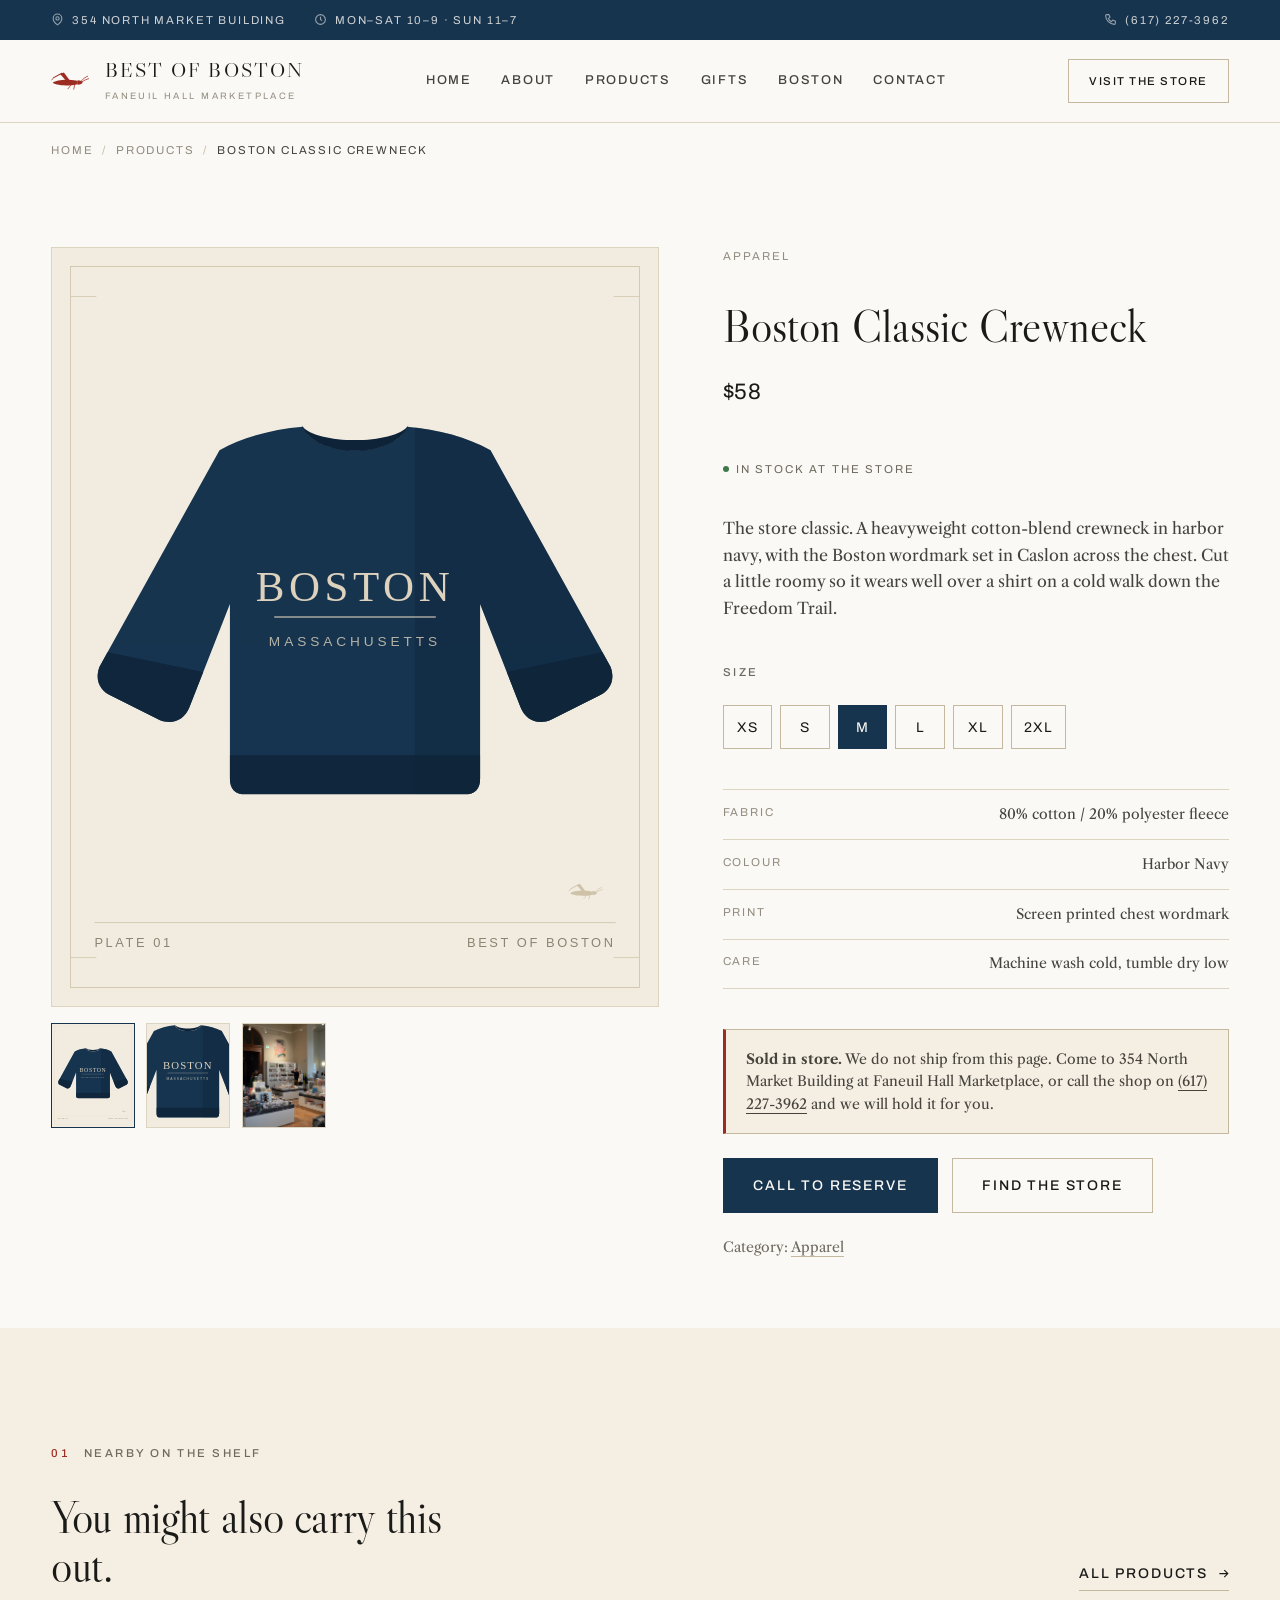
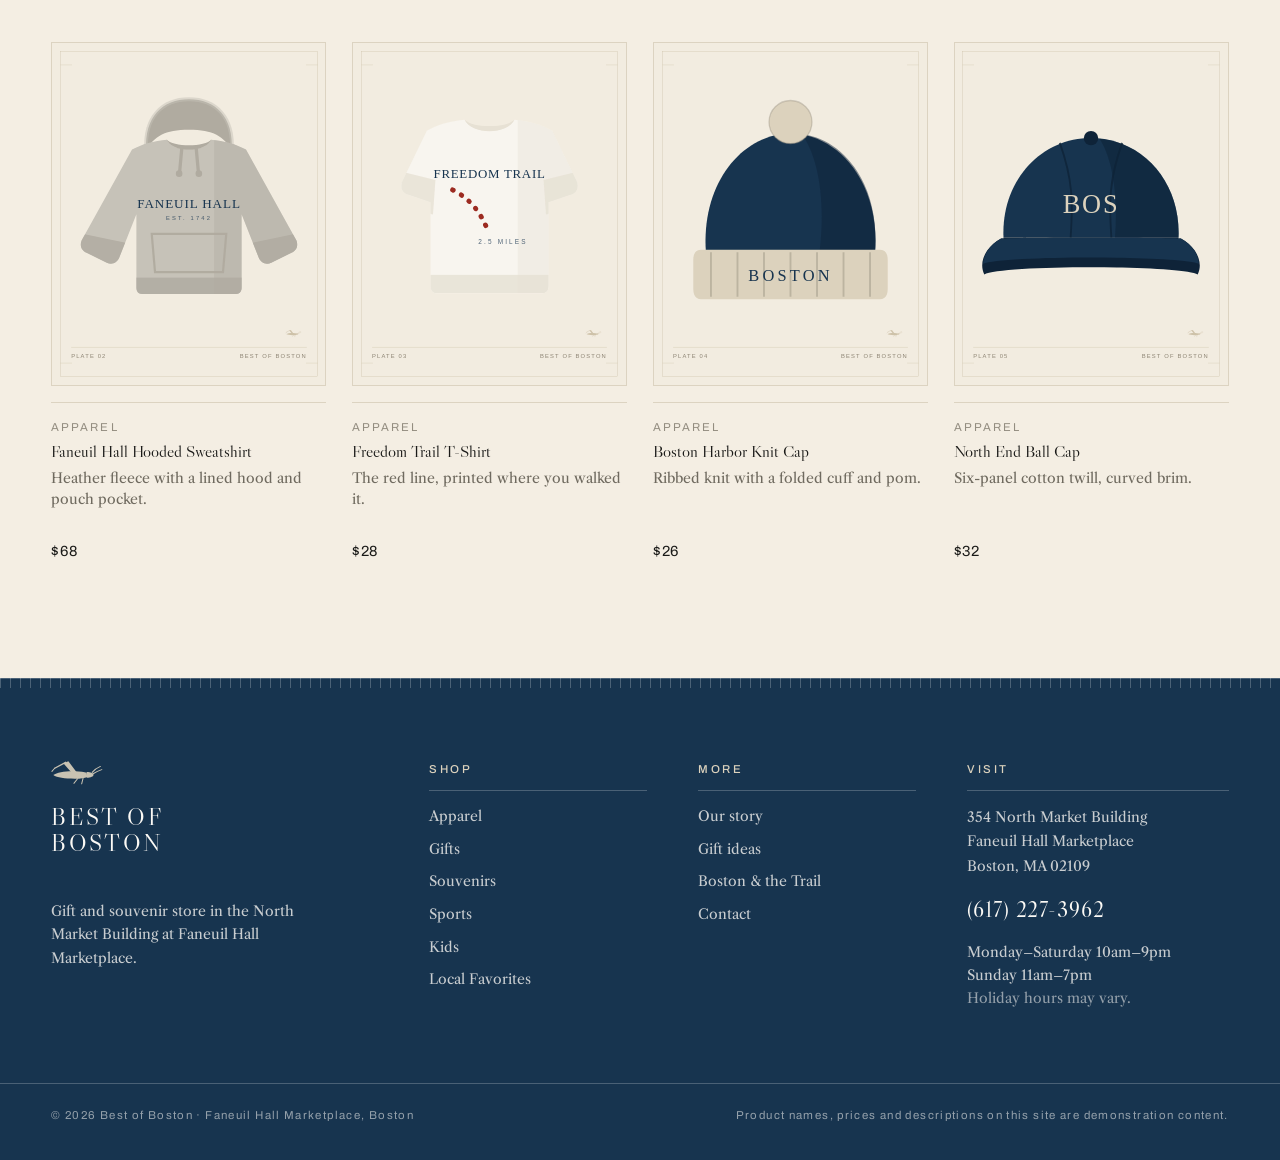
<file: product.html>
<!DOCTYPE html>
<!-- Feito por GustavoN-S (https://github.com/GustavoN-S) -->
<html lang="en" class="no-js">
<head>
<meta charset="utf-8">
<meta name="viewport" content="width=device-width, initial-scale=1">
<title>Product — Best of Boston | Faneuil Hall Marketplace</title>
<meta name="description" content="Product details from the Best of Boston shelf at 354 North Market Building, Faneuil Hall Marketplace, Boston.">
<link rel="canonical" href="product.html">
<meta property="og:title" content="Product — Best of Boston | Faneuil Hall Marketplace">
<meta property="og:description" content="Product details from the Best of Boston shelf at 354 North Market Building, Faneuil Hall Marketplace, Boston.">
<meta property="og:type" content="website">
<meta property="og:image" content="assets/images/photos/shop-floor.jpg">
<link rel="icon" href="assets/icons/favicon.svg" type="image/svg+xml">
<link rel="preconnect" href="https://fonts.googleapis.com">
<link rel="preconnect" href="https://fonts.gstatic.com" crossorigin>
<link rel="stylesheet" href="https://fonts.googleapis.com/css2?family=Archivo:wght@400;500;600&family=Libre+Caslon+Display&family=Libre+Caslon+Text:wght@400;700&display=swap">
<link rel="stylesheet" href="css/main.css">
<link rel="stylesheet" href="css/components.css">
<link rel="stylesheet" href="css/responsive.css">
</head>
<body>

<a class="skip-link" href="#main">Skip to content</a>

<div class="utility">
  <div class="wrap utility__inner">
    <ul class="utility__list">
      <li class="utility__item utility__item--address">
        <svg viewBox="0 0 24 24" fill="none" stroke="currentColor" stroke-width="2" aria-hidden="true"><path d="M20 10c0 6-8 12-8 12s-8-6-8-12a8 8 0 0 1 16 0Z"/><circle cx="12" cy="10" r="3"/></svg>
        354 North Market Building
      </li>
      <li class="utility__item utility__item--hours">
        <svg viewBox="0 0 24 24" fill="none" stroke="currentColor" stroke-width="2" aria-hidden="true"><circle cx="12" cy="12" r="9"/><path d="M12 7v5l3 2"/></svg>
        Mon&ndash;Sat 10&ndash;9 &middot; Sun 11&ndash;7
      </li>
    </ul>
    <a class="utility__item" href="tel:+16172273962">
      <svg viewBox="0 0 24 24" fill="none" stroke="currentColor" stroke-width="2" aria-hidden="true"><path d="M5 3h4l2 5-3 2a13 13 0 0 0 6 6l2-3 5 2v4a2 2 0 0 1-2 2A17 17 0 0 1 3 5a2 2 0 0 1 2-2Z"/></svg>
      (617) 227-3962
    </a>
  </div>
</div>

<header class="masthead">
  <div class="wrap masthead__inner">
    <a class="brand" href="index.html" aria-label="Best of Boston, home">
      <svg class="brand__mark" viewBox="0 0 118 56" fill="currentColor" aria-hidden="true" focusable="false">
        <path d="M5 33C13 27 30 24 52 24.5c12 .3 21 1.5 26 3.5l1 9c-5 2.5-14 4-27 4C30 41 13 39 5 33Z"/>
        <path d="M78 26c9 0 15 3 15 6.5S87 39 78 39Z"/>
        <path d="M90 27c5-6 11-10 18-13M92 30c6-4 12-7 19-9" stroke="currentColor" stroke-width="2.2" fill="none" stroke-linecap="round"/>
        <path d="M56 27 38 3 27 7l20 23Z"/>
        <path d="M32 5 8 18" stroke="currentColor" stroke-width="3" fill="none" stroke-linecap="round"/>
        <path d="M8 18 2 25" stroke="currentColor" stroke-width="2.2" fill="none" stroke-linecap="round"/>
        <path d="M70 40l-3 12M58 41l-8 10" stroke="currentColor" stroke-width="2.2" fill="none" stroke-linecap="round"/>
      </svg>
      <span>
        <span class="brand__name">Best of Boston</span>
        <span class="brand__sub">Faneuil Hall Marketplace</span>
      </span>
    </a>

    <nav class="nav" aria-label="Primary">
      <a class="nav__link" data-nav="index.html" href="index.html">Home</a>
      <a class="nav__link" data-nav="about.html" href="about.html">About</a>
      <a class="nav__link" data-nav="products.html" href="products.html">Products</a>
      <a class="nav__link" data-nav="gifts.html" href="gifts.html">Gifts</a>
      <a class="nav__link" data-nav="boston.html" href="boston.html">Boston</a>
      <a class="nav__link" data-nav="contact.html" href="contact.html">Contact</a>
    </nav>

    <div class="masthead__actions">
      <a class="btn btn--ghost btn--sm" href="contact.html">Visit the store</a>
      <button class="nav-toggle" type="button" aria-expanded="false" aria-controls="nav-panel">
        <span class="nav-toggle__bars" aria-hidden="true"><span></span><span></span><span></span></span>
        <span>Menu</span>
      </button>
    </div>
  </div>
</header>

<div class="nav-panel" id="nav-panel">
  <div class="nav-panel__head">
    <span class="brand__name">Best of Boston</span>
    <button class="nav-panel__close" type="button">Close</button>
  </div>
  <div class="nav-panel__body">
    <ul class="nav-panel__list">
      <li class="nav-panel__item"><a class="nav-panel__link" data-index="01" data-nav="index.html" href="index.html">Home</a></li>
      <li class="nav-panel__item"><a class="nav-panel__link" data-index="02" data-nav="about.html" href="about.html">About</a></li>
      <li class="nav-panel__item"><a class="nav-panel__link" data-index="03" data-nav="products.html" href="products.html">Products</a></li>
      <li class="nav-panel__item"><a class="nav-panel__link" data-index="04" data-nav="gifts.html" href="gifts.html">Gifts</a></li>
      <li class="nav-panel__item"><a class="nav-panel__link" data-index="05" data-nav="boston.html" href="boston.html">Boston</a></li>
      <li class="nav-panel__item"><a class="nav-panel__link" data-index="06" data-nav="contact.html" href="contact.html">Contact</a></li>
    </ul>
  </div>
  <div class="nav-panel__foot">
    <p class="label">354 North Market Building &middot; Boston, MA 02109</p>
    <a class="footer__phone" href="tel:+16172273962">(617) 227-3962</a>
  </div>
</div>

<main id="main">

  <noscript>
    <section class="section section--sm">
      <div class="wrap">
        <div class="notice">
          <strong>O catalogo precisa de JavaScript.</strong> Esta pagina monta a lista de
          produtos no navegador. Com o JavaScript desligado, ligue para a loja no
          <a href="tel:+16172273962" style="border-bottom:1px solid currentColor">(617) 227-3962</a>
          ou passe no 354 North Market Building, Faneuil Hall Marketplace.
        </div>
      </div>
    </section>
  </noscript>

<nav class="wrap" aria-label="Breadcrumb"><ol class="crumbs"><li><a href="index.html">Home</a></li><li><a href="products.html">Products</a></li><li aria-current="page"><span data-p-crumb>Product</span></li></ol></nav>
  <section class="section section--sm" data-product-page hidden>
    <div class="wrap">
      <div class="pdp">

        <div class="gallery">
          <div class="gallery__stage" data-gallery-stage>
            <img src="" alt="">
          </div>
          <div class="gallery__thumbs" data-gallery-thumbs role="group" aria-label="Product views"></div>
        </div>

        <div class="pdp__panel">
          <p class="card__cat" data-p-cat>&nbsp;</p>
          <h1 class="pdp__title" data-p-name>&nbsp;</h1>
          <p class="pdp__price" data-p-price>&nbsp;</p>
          <p class="chip chip--stock" data-p-stock>&nbsp;</p>

          <p class="prose" data-p-desc>&nbsp;</p>

          <div class="sizes" data-p-sizes hidden>
            <p class="label">Size</p>
            <div class="sizes__row" role="group" aria-label="Choose a size"></div>
          </div>

          <dl class="pdp__meta" data-p-meta></dl>

          <div class="notice">
            <strong>Sold in store.</strong> We do not ship from this page. Come to 354 North
            Market Building at Faneuil Hall Marketplace, or call the shop on
            <a href="tel:+16172273962" style="border-bottom:1px solid currentColor">(617) 227-3962</a>
            and we will hold it for you.
          </div>

          <div class="hero__actions" style="margin:0">
            <a class="btn" href="tel:+16172273962">Call to reserve</a>
            <a class="btn btn--ghost" href="contact.html">Find the store</a>
          </div>

          <p class="card__note">
            Category: <a data-p-catlink href="products.html" style="border-bottom:1px solid var(--line-strong)">&nbsp;</a>
          </p>
        </div>

      </div>
    </div>
  </section>

  <section class="section section--cream">
    <div class="wrap">
      <div class="section-head">
        <div class="section-head__row">
          <div class="section-head__text stack">
            <p class="eyebrow" data-index="01">Nearby on the shelf</p>
            <h2 class="h2">You might also carry this out.</h2>
          </div>
          <a class="link" href="products.html">All products <svg class="link__arrow" viewBox="0 0 16 16" fill="none" stroke="currentColor" stroke-width="1.6" aria-hidden="true"><path d="M2 8h12M9 3l5 5-5 5"/></svg></a>
        </div>
      </div>
      <div class="product-grid" data-related-grid></div>
    </div>
  </section>

</main>

<footer class="footer">
  <div class="rule-grid rule-grid--dark" aria-hidden="true"></div>
  <div class="wrap footer__top">
    <div class="footer__brand">
      <svg class="footer__grasshopper" viewBox="0 0 118 56" fill="currentColor" aria-hidden="true">
        <path d="M5 33C13 27 30 24 52 24.5c12 .3 21 1.5 26 3.5l1 9c-5 2.5-14 4-27 4C30 41 13 39 5 33Z"/>
        <path d="M78 26c9 0 15 3 15 6.5S87 39 78 39Z"/>
        <path d="M90 27c5-6 11-10 18-13M92 30c6-4 12-7 19-9" stroke="currentColor" stroke-width="2.2" fill="none" stroke-linecap="round"/>
        <path d="M56 27 38 3 27 7l20 23Z"/>
        <path d="M32 5 8 18" stroke="currentColor" stroke-width="3" fill="none" stroke-linecap="round"/>
        <path d="M8 18 2 25" stroke="currentColor" stroke-width="2.2" fill="none" stroke-linecap="round"/>
        <path d="M70 40l-3 12M58 41l-8 10" stroke="currentColor" stroke-width="2.2" fill="none" stroke-linecap="round"/>
      </svg>
      <p class="footer__brandname">Best of<br>Boston</p>
      <p style="font-size:var(--fs-small);max-width:30ch">
        Gift and souvenir store in the North Market Building at Faneuil Hall Marketplace.
      </p>
    </div>

    <nav class="footer__col footer__col--links" aria-label="Shop">
      <h2 class="footer__title">Shop</h2>
      <ul class="footer__list">
        <li><a href="products.html?category=apparel">Apparel</a></li>
        <li><a href="products.html?category=gifts">Gifts</a></li>
        <li><a href="products.html?category=souvenirs">Souvenirs</a></li>
        <li><a href="products.html?category=sports">Sports</a></li>
        <li><a href="products.html?category=kids">Kids</a></li>
        <li><a href="products.html?category=local">Local Favorites</a></li>
      </ul>
    </nav>

    <nav class="footer__col" aria-label="More">
      <h2 class="footer__title">More</h2>
      <ul class="footer__list">
        <li><a href="about.html">Our story</a></li>
        <li><a href="gifts.html">Gift ideas</a></li>
        <li><a href="boston.html">Boston &amp; the Trail</a></li>
        <li><a href="contact.html">Contact</a></li>
      </ul>
    </nav>

    <div class="footer__col footer__col--visit">
      <h2 class="footer__title">Visit</h2>
      <address>
        354 North Market Building<br>
        Faneuil Hall Marketplace<br>
        Boston, MA 02109
      </address>
      <a class="footer__phone" href="tel:+16172273962">(617) 227-3962</a>
      <p style="font-size:var(--fs-small)">
        Monday&ndash;Saturday 10am&ndash;9pm<br>
        Sunday 11am&ndash;7pm<br>
        <span style="opacity:.7">Holiday hours may vary.</span>
      </p>
    </div>
  </div>

  <div class="wrap footer__bottom">
    <p>&copy; <span data-year>2026</span> Best of Boston &middot; Faneuil Hall Marketplace, Boston</p>
    <p>Product names, prices and descriptions on this site are demonstration content.</p>
  </div>
</footer>

<script src="data/products.js"></script>
<script src="data/media.js"></script>
<script src="js/main.js"></script>
<script src="js/media.js"></script>
<script src="js/navigation.js"></script>
<script src="js/products.js"></script>
<script src="js/interactions.js"></script>
</body>
</html>
</file>
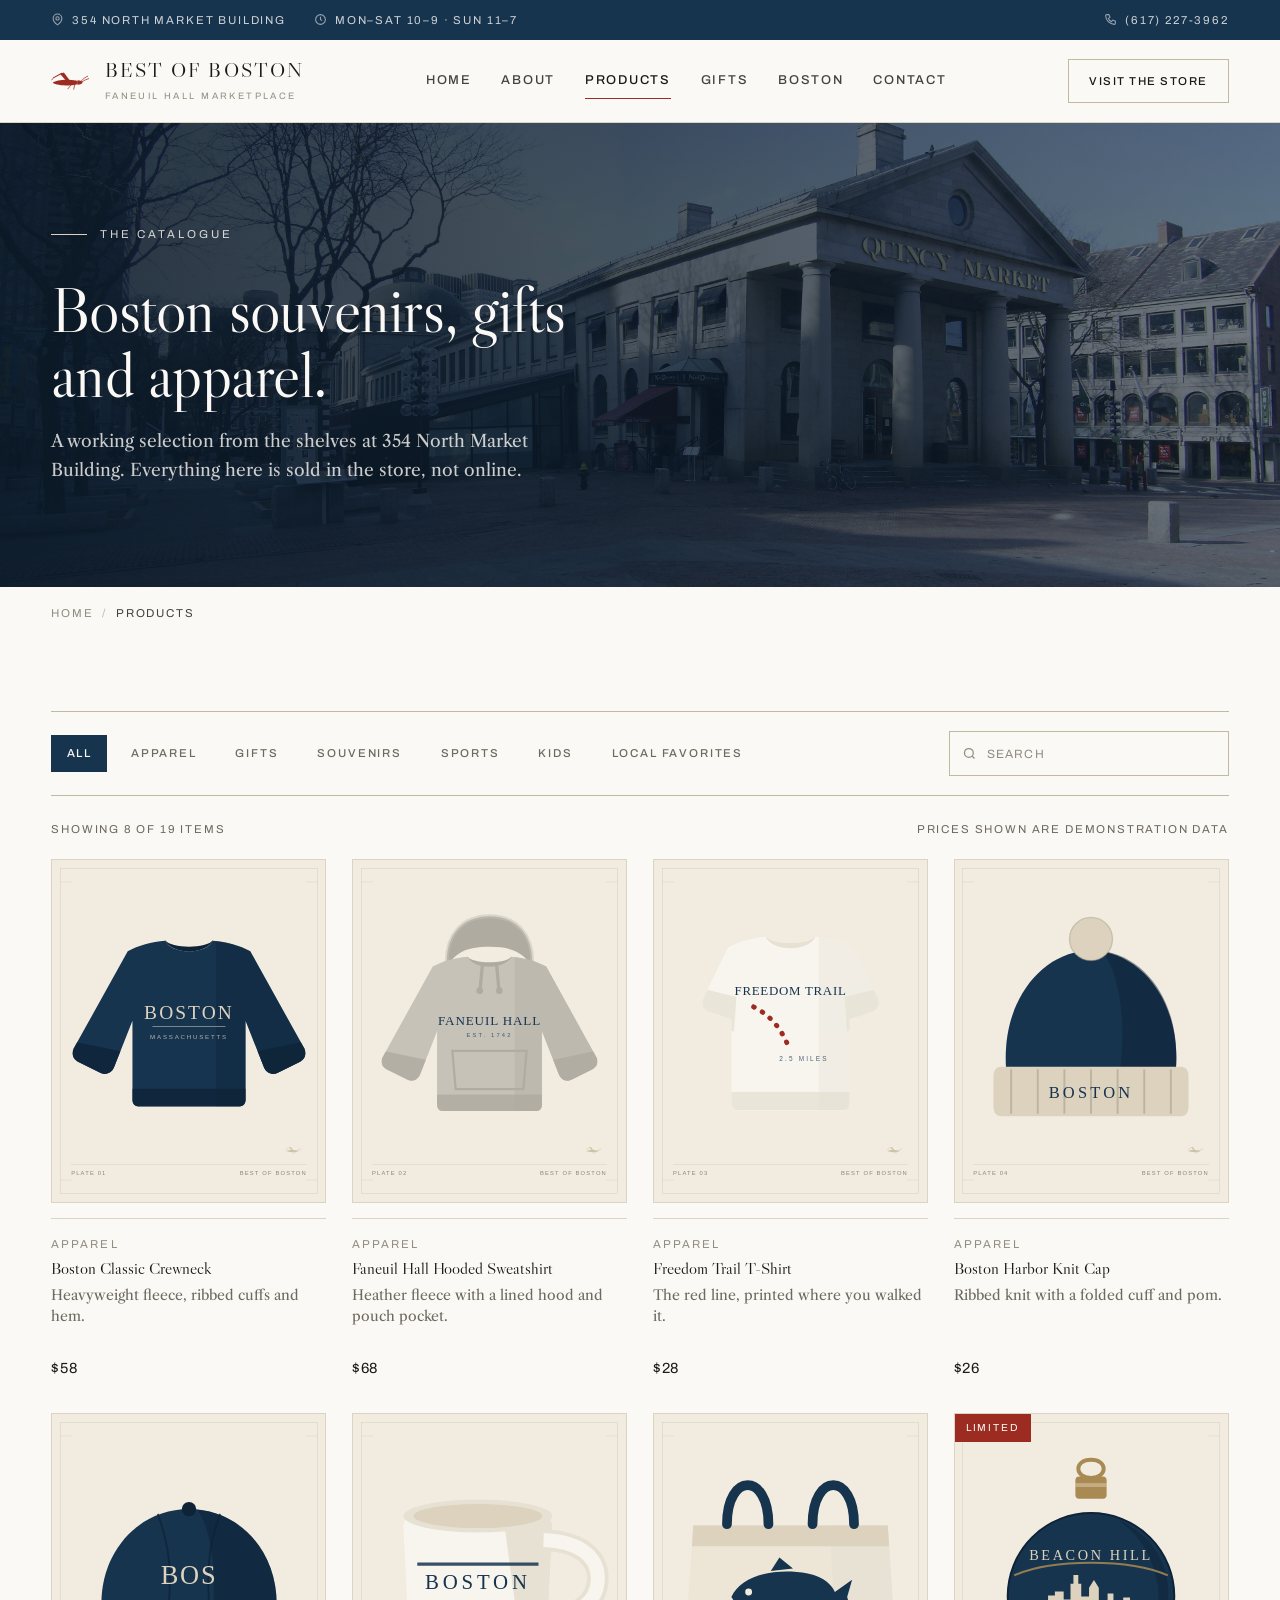
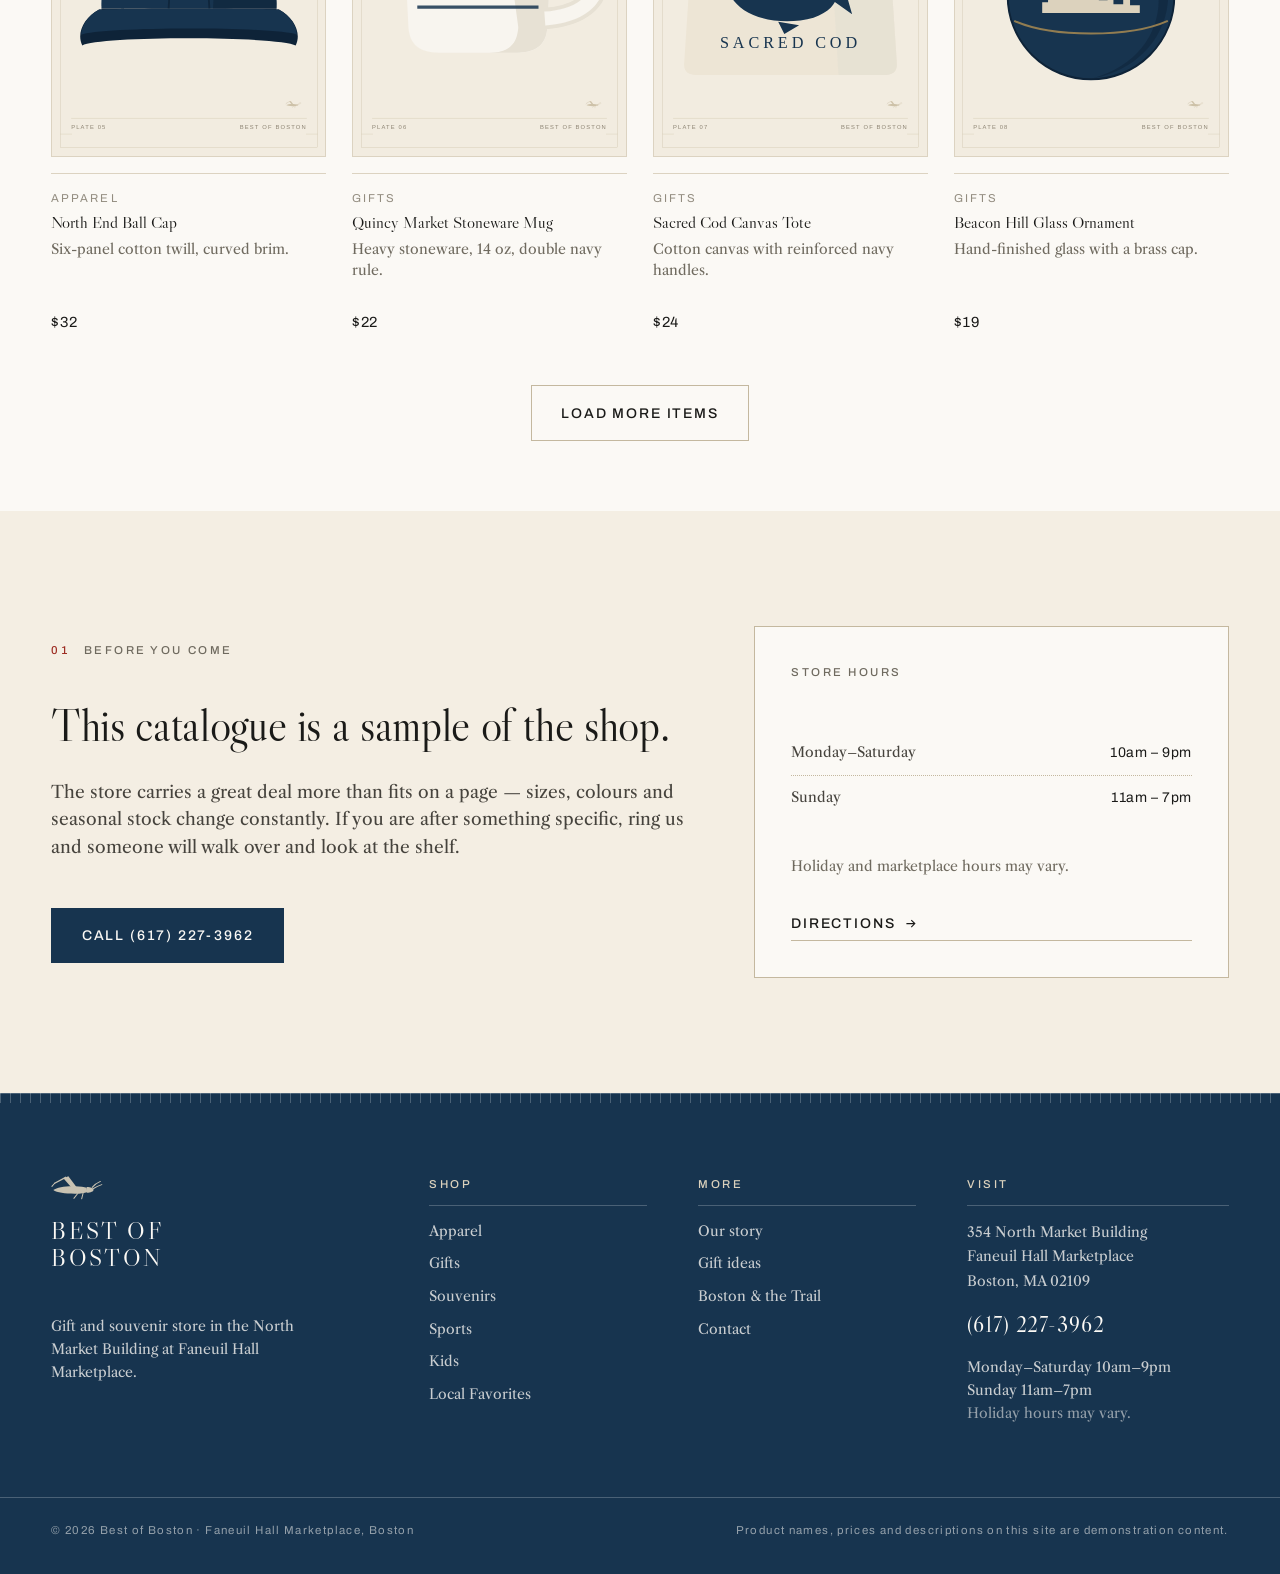
<file: products.html>
<!DOCTYPE html>
<!-- Feito por GustavoN-S (https://github.com/GustavoN-S) -->
<html lang="en" class="no-js">
<head>
<meta charset="utf-8">
<meta name="viewport" content="width=device-width, initial-scale=1">
<title>Products — Boston Souvenirs, Gifts &amp; Apparel | Best of Boston</title>
<meta name="description" content="Browse Boston apparel, gifts, souvenirs, sports and New England favourites sold at Best of Boston, North Market Building, Faneuil Hall Marketplace.">
<link rel="canonical" href="products.html">
<meta property="og:title" content="Products — Boston Souvenirs, Gifts &amp; Apparel | Best of Boston">
<meta property="og:description" content="Browse Boston apparel, gifts, souvenirs, sports and New England favourites sold at Best of Boston, North Market Building, Faneuil Hall Marketplace.">
<meta property="og:type" content="website">
<meta property="og:image" content="assets/images/photos/quincy-market-panorama.jpg">
<link rel="icon" href="assets/icons/favicon.svg" type="image/svg+xml">
<link rel="preconnect" href="https://fonts.googleapis.com">
<link rel="preconnect" href="https://fonts.gstatic.com" crossorigin>
<link rel="stylesheet" href="https://fonts.googleapis.com/css2?family=Archivo:wght@400;500;600&family=Libre+Caslon+Display&family=Libre+Caslon+Text:wght@400;700&display=swap">
<link rel="stylesheet" href="css/main.css">
<link rel="stylesheet" href="css/components.css">
<link rel="stylesheet" href="css/responsive.css">
</head>
<body>

<a class="skip-link" href="#main">Skip to content</a>

<div class="utility">
  <div class="wrap utility__inner">
    <ul class="utility__list">
      <li class="utility__item utility__item--address">
        <svg viewBox="0 0 24 24" fill="none" stroke="currentColor" stroke-width="2" aria-hidden="true"><path d="M20 10c0 6-8 12-8 12s-8-6-8-12a8 8 0 0 1 16 0Z"/><circle cx="12" cy="10" r="3"/></svg>
        354 North Market Building
      </li>
      <li class="utility__item utility__item--hours">
        <svg viewBox="0 0 24 24" fill="none" stroke="currentColor" stroke-width="2" aria-hidden="true"><circle cx="12" cy="12" r="9"/><path d="M12 7v5l3 2"/></svg>
        Mon&ndash;Sat 10&ndash;9 &middot; Sun 11&ndash;7
      </li>
    </ul>
    <a class="utility__item" href="tel:+16172273962">
      <svg viewBox="0 0 24 24" fill="none" stroke="currentColor" stroke-width="2" aria-hidden="true"><path d="M5 3h4l2 5-3 2a13 13 0 0 0 6 6l2-3 5 2v4a2 2 0 0 1-2 2A17 17 0 0 1 3 5a2 2 0 0 1 2-2Z"/></svg>
      (617) 227-3962
    </a>
  </div>
</div>

<header class="masthead">
  <div class="wrap masthead__inner">
    <a class="brand" href="index.html" aria-label="Best of Boston, home">
      <svg class="brand__mark" viewBox="0 0 118 56" fill="currentColor" aria-hidden="true" focusable="false">
        <path d="M5 33C13 27 30 24 52 24.5c12 .3 21 1.5 26 3.5l1 9c-5 2.5-14 4-27 4C30 41 13 39 5 33Z"/>
        <path d="M78 26c9 0 15 3 15 6.5S87 39 78 39Z"/>
        <path d="M90 27c5-6 11-10 18-13M92 30c6-4 12-7 19-9" stroke="currentColor" stroke-width="2.2" fill="none" stroke-linecap="round"/>
        <path d="M56 27 38 3 27 7l20 23Z"/>
        <path d="M32 5 8 18" stroke="currentColor" stroke-width="3" fill="none" stroke-linecap="round"/>
        <path d="M8 18 2 25" stroke="currentColor" stroke-width="2.2" fill="none" stroke-linecap="round"/>
        <path d="M70 40l-3 12M58 41l-8 10" stroke="currentColor" stroke-width="2.2" fill="none" stroke-linecap="round"/>
      </svg>
      <span>
        <span class="brand__name">Best of Boston</span>
        <span class="brand__sub">Faneuil Hall Marketplace</span>
      </span>
    </a>

    <nav class="nav" aria-label="Primary">
      <a class="nav__link" data-nav="index.html" href="index.html">Home</a>
      <a class="nav__link" data-nav="about.html" href="about.html">About</a>
      <a class="nav__link" data-nav="products.html" href="products.html">Products</a>
      <a class="nav__link" data-nav="gifts.html" href="gifts.html">Gifts</a>
      <a class="nav__link" data-nav="boston.html" href="boston.html">Boston</a>
      <a class="nav__link" data-nav="contact.html" href="contact.html">Contact</a>
    </nav>

    <div class="masthead__actions">
      <a class="btn btn--ghost btn--sm" href="contact.html">Visit the store</a>
      <button class="nav-toggle" type="button" aria-expanded="false" aria-controls="nav-panel">
        <span class="nav-toggle__bars" aria-hidden="true"><span></span><span></span><span></span></span>
        <span>Menu</span>
      </button>
    </div>
  </div>
</header>

<div class="nav-panel" id="nav-panel">
  <div class="nav-panel__head">
    <span class="brand__name">Best of Boston</span>
    <button class="nav-panel__close" type="button">Close</button>
  </div>
  <div class="nav-panel__body">
    <ul class="nav-panel__list">
      <li class="nav-panel__item"><a class="nav-panel__link" data-index="01" data-nav="index.html" href="index.html">Home</a></li>
      <li class="nav-panel__item"><a class="nav-panel__link" data-index="02" data-nav="about.html" href="about.html">About</a></li>
      <li class="nav-panel__item"><a class="nav-panel__link" data-index="03" data-nav="products.html" href="products.html">Products</a></li>
      <li class="nav-panel__item"><a class="nav-panel__link" data-index="04" data-nav="gifts.html" href="gifts.html">Gifts</a></li>
      <li class="nav-panel__item"><a class="nav-panel__link" data-index="05" data-nav="boston.html" href="boston.html">Boston</a></li>
      <li class="nav-panel__item"><a class="nav-panel__link" data-index="06" data-nav="contact.html" href="contact.html">Contact</a></li>
    </ul>
  </div>
  <div class="nav-panel__foot">
    <p class="label">354 North Market Building &middot; Boston, MA 02109</p>
    <a class="footer__phone" href="tel:+16172273962">(617) 227-3962</a>
  </div>
</div>

<main id="main">

  <noscript>
    <section class="section section--sm">
      <div class="wrap">
        <div class="notice">
          <strong>O catalogo precisa de JavaScript.</strong> Esta pagina monta a lista de
          produtos no navegador. Com o JavaScript desligado, ligue para a loja no
          <a href="tel:+16172273962" style="border-bottom:1px solid currentColor">(617) 227-3962</a>
          ou passe no 354 North Market Building, Faneuil Hall Marketplace.
        </div>
      </div>
    </section>
  </noscript>

  <section class="pagehead">
    <div class="pagehead__media" data-media="market-panorama"><img alt="" fetchpriority="high"></div>
    <div class="wrap">
      <div class="pagehead__inner">
        <p class="hero__eyebrow">The catalogue</p>
        <h1 class="pagehead__title">Boston souvenirs, gifts and apparel.</h1>
        <p class="pagehead__text">A working selection from the shelves at 354 North Market Building. Everything here is sold in the store, not online.</p>
      </div>
    </div>
  </section>
<nav class="wrap" aria-label="Breadcrumb"><ol class="crumbs"><li><a href="index.html">Home</a></li><li aria-current="page">Products</li></ol></nav>
  <section class="section section--sm">
    <div class="wrap">

      <div class="filterbar">
        <div class="filters" role="group" aria-label="Filter by category">
            <button class="filter" type="button" data-filter="all">All</button>
            <button class="filter" type="button" data-filter="apparel">Apparel</button>
            <button class="filter" type="button" data-filter="gifts">Gifts</button>
            <button class="filter" type="button" data-filter="souvenirs">Souvenirs</button>
            <button class="filter" type="button" data-filter="sports">Sports</button>
            <button class="filter" type="button" data-filter="kids">Kids</button>
            <button class="filter" type="button" data-filter="local">Local Favorites</button>
        </div>
        <div class="searchbox">
          <svg viewBox="0 0 24 24" fill="none" stroke="currentColor" stroke-width="2" aria-hidden="true"><circle cx="11" cy="11" r="7"/><path d="m20 20-3.5-3.5"/></svg>
          <label class="visually-hidden" for="product-search">Search products</label>
          <input id="product-search" type="search" placeholder="Search" data-search autocomplete="off">
        </div>
      </div>

      <p class="result-line"><span data-result-count>&nbsp;</span><span>Prices shown are demonstration data</span></p>

      <div class="product-grid" data-catalog-grid></div>

      <div class="empty-state" data-empty hidden>
        <p class="label">Nothing matches</p>
        <h2 class="h3">No items for that search.</h2>
        <p class="prose" style="text-align:center">
          Try a broader word, or clear the category filter. The full shelf is larger than
          what we list here &mdash; call the store and ask.
        </p>
        <a class="btn btn--ghost btn--sm" href="products.html">Reset the catalogue</a>
      </div>

      <div class="loadmore" data-loadmore-wrap hidden>
        <button class="btn btn--ghost" type="button" data-loadmore>Load more items</button>
      </div>
    </div>
  </section>

  <section class="section section--cream">
    <div class="wrap">
      <div class="grid grid--7-5 grid--align-center">
        <div class="stack stack--lg reveal">
          <p class="eyebrow" data-index="01">Before you come</p>
          <h2 class="h2">This catalogue is a sample of the shop.</h2>
          <p class="lead u-measure">
            The store carries a great deal more than fits on a page &mdash; sizes, colours
            and seasonal stock change constantly. If you are after something specific,
            ring us and someone will walk over and look at the shelf.
          </p>
          <a class="btn" href="tel:+16172273962">Call (617) 227-3962</a>
        </div>
        <div class="visitcard reveal">
          <p class="label">Store hours</p>
          <dl class="hours">
            <div><dt>Monday&ndash;Saturday</dt><dd>10am &ndash; 9pm</dd></div>
            <div><dt>Sunday</dt><dd>11am &ndash; 7pm</dd></div>
          </dl>
          <p class="card__note">Holiday and marketplace hours may vary.</p>
          <a class="link" href="contact.html">Directions <svg class="link__arrow" viewBox="0 0 16 16" fill="none" stroke="currentColor" stroke-width="1.6" aria-hidden="true"><path d="M2 8h12M9 3l5 5-5 5"/></svg></a>
        </div>
      </div>
    </div>
  </section>

</main>

<footer class="footer">
  <div class="rule-grid rule-grid--dark" aria-hidden="true"></div>
  <div class="wrap footer__top">
    <div class="footer__brand">
      <svg class="footer__grasshopper" viewBox="0 0 118 56" fill="currentColor" aria-hidden="true">
        <path d="M5 33C13 27 30 24 52 24.5c12 .3 21 1.5 26 3.5l1 9c-5 2.5-14 4-27 4C30 41 13 39 5 33Z"/>
        <path d="M78 26c9 0 15 3 15 6.5S87 39 78 39Z"/>
        <path d="M90 27c5-6 11-10 18-13M92 30c6-4 12-7 19-9" stroke="currentColor" stroke-width="2.2" fill="none" stroke-linecap="round"/>
        <path d="M56 27 38 3 27 7l20 23Z"/>
        <path d="M32 5 8 18" stroke="currentColor" stroke-width="3" fill="none" stroke-linecap="round"/>
        <path d="M8 18 2 25" stroke="currentColor" stroke-width="2.2" fill="none" stroke-linecap="round"/>
        <path d="M70 40l-3 12M58 41l-8 10" stroke="currentColor" stroke-width="2.2" fill="none" stroke-linecap="round"/>
      </svg>
      <p class="footer__brandname">Best of<br>Boston</p>
      <p style="font-size:var(--fs-small);max-width:30ch">
        Gift and souvenir store in the North Market Building at Faneuil Hall Marketplace.
      </p>
    </div>

    <nav class="footer__col footer__col--links" aria-label="Shop">
      <h2 class="footer__title">Shop</h2>
      <ul class="footer__list">
        <li><a href="products.html?category=apparel">Apparel</a></li>
        <li><a href="products.html?category=gifts">Gifts</a></li>
        <li><a href="products.html?category=souvenirs">Souvenirs</a></li>
        <li><a href="products.html?category=sports">Sports</a></li>
        <li><a href="products.html?category=kids">Kids</a></li>
        <li><a href="products.html?category=local">Local Favorites</a></li>
      </ul>
    </nav>

    <nav class="footer__col" aria-label="More">
      <h2 class="footer__title">More</h2>
      <ul class="footer__list">
        <li><a href="about.html">Our story</a></li>
        <li><a href="gifts.html">Gift ideas</a></li>
        <li><a href="boston.html">Boston &amp; the Trail</a></li>
        <li><a href="contact.html">Contact</a></li>
      </ul>
    </nav>

    <div class="footer__col footer__col--visit">
      <h2 class="footer__title">Visit</h2>
      <address>
        354 North Market Building<br>
        Faneuil Hall Marketplace<br>
        Boston, MA 02109
      </address>
      <a class="footer__phone" href="tel:+16172273962">(617) 227-3962</a>
      <p style="font-size:var(--fs-small)">
        Monday&ndash;Saturday 10am&ndash;9pm<br>
        Sunday 11am&ndash;7pm<br>
        <span style="opacity:.7">Holiday hours may vary.</span>
      </p>
    </div>
  </div>

  <div class="wrap footer__bottom">
    <p>&copy; <span data-year>2026</span> Best of Boston &middot; Faneuil Hall Marketplace, Boston</p>
    <p>Product names, prices and descriptions on this site are demonstration content.</p>
  </div>
</footer>

<script src="data/products.js"></script>
<script src="data/media.js"></script>
<script src="js/main.js"></script>
<script src="js/media.js"></script>
<script src="js/navigation.js"></script>
<script src="js/products.js"></script>
<script src="js/interactions.js"></script>
</body>
</html>
</file>
<file: css/main.css>
/* Feito por GustavoN-S (https://github.com/GustavoN-S) */

:root {
  --paper:        #FBF9F5;
  --paper-2:      #F4EEE3;
  --paper-3:      #EAE2D2;
  --paper-4:      #E0D6C2;

  --ink:          #1A1A18;
  --ink-2:        #46433D;
  --ink-3:        #6F6A5F;
  --ink-4:        #938D80;

  --navy:         #17344F;
  --navy-dark:    #0E2338;
  --navy-soft:    #2C4C6B;
  --brick:        #9C2B21;
  --brick-dark:   #7C1F17;
  --brass:        #A98A52;
  --sand:         #DCD2BD;

  --line:         #DCD3C1;
  --line-strong:  #C4B89F;
  --line-dark:    rgba(255, 255, 255, .22);

  --serif: 'Libre Caslon Display', 'Libre Caslon Text', 'Iowan Old Style',
           'Palatino Linotype', Palatino, Georgia, 'Times New Roman', serif;
  --serif-text: 'Libre Caslon Text', 'Iowan Old Style', 'Palatino Linotype',
           Palatino, Georgia, 'Times New Roman', serif;
  --sans: 'Archivo', 'Helvetica Neue', Helvetica, Arial, sans-serif;

  --fs-display: clamp(2.55rem, 6.1vw, 5.05rem);
  --fs-h1:      clamp(2.35rem, 5vw, 4.05rem);
  --fs-h2:      clamp(1.85rem, 3.5vw, 2.95rem);
  --fs-h3:      clamp(1.35rem, 2.1vw, 1.8rem);
  --fs-h4:      clamp(1.1rem, 1.5vw, 1.3rem);
  --fs-lead:    clamp(1.06rem, 1.35vw, 1.24rem);
  --fs-body:    1rem;
  --fs-small:   .875rem;
  --fs-label:   .715rem;

  --gutter:     clamp(1.15rem, 4vw, 3.25rem);
  --section:    clamp(4rem, 9vw, 8.5rem);
  --section-sm: clamp(2.75rem, 5.5vw, 5rem);
  --wrap:       1320px;

  --ease: cubic-bezier(.22, .61, .36, 1);
}

*, *::before, *::after { box-sizing: border-box; }

html {
  -webkit-text-size-adjust: 100%;
  scroll-behavior: smooth;
}

@media (prefers-reduced-motion: reduce) {
  html { scroll-behavior: auto; }
  *, *::before, *::after {
    animation-duration: .01ms !important;
    animation-iteration-count: 1 !important;
    transition-duration: .01ms !important;
  }
}

body {
  margin: 0;
  background: var(--paper);
  color: var(--ink);
  font-family: var(--serif-text);
  font-size: var(--fs-body);
  line-height: 1.65;
  -webkit-font-smoothing: antialiased;
  text-rendering: optimizeLegibility;
}

img, svg, video { display: block; max-width: 100%; }
img { height: auto; }

h1, h2, h3, h4, h5, h6 { margin: 0; font-weight: 400; }
p { margin: 0 0 1.1em; }
p:last-child { margin-bottom: 0; }

ul, ol { margin: 0; padding: 0; }
li { list-style: none; }

a { color: inherit; text-decoration: none; }

button, input, select, textarea { font: inherit; color: inherit; }

hr { border: 0; border-top: 1px solid var(--line); margin: 0; }

[hidden] { display: none !important; }

:focus-visible {
  outline: 2px solid var(--brick);
  outline-offset: 3px;
}
:focus:not(:focus-visible) { outline: none; }

::selection { background: var(--navy); color: var(--paper); }

.display {
  font-family: var(--serif);
  font-size: var(--fs-display);
  line-height: .96;
  letter-spacing: -.015em;
}

.h1 { font-family: var(--serif); font-size: var(--fs-h1); line-height: 1.03; letter-spacing: -.012em; }
.h2 { font-family: var(--serif); font-size: var(--fs-h2); line-height: 1.1;  letter-spacing: -.008em; }
.h3 { font-family: var(--serif); font-size: var(--fs-h3); line-height: 1.2; }
.h4 { font-family: var(--serif); font-size: var(--fs-h4); line-height: 1.3; }

.lead {
  font-size: var(--fs-lead);
  line-height: 1.6;
  color: var(--ink-2);
}

.prose p + p { margin-top: 0; }
.prose { color: var(--ink-2); max-width: 62ch; }
.prose strong { color: var(--ink); font-weight: 600; }

.label {
  font-family: var(--sans);
  font-size: var(--fs-label);
  font-weight: 500;
  letter-spacing: .22em;
  text-transform: uppercase;
  color: var(--ink-3);
}

.eyebrow {
  display: flex;
  align-items: center;
  gap: .85rem;
  font-family: var(--sans);
  font-size: var(--fs-label);
  font-weight: 500;
  letter-spacing: .22em;
  text-transform: uppercase;
  color: var(--ink-3);
}
.eyebrow::before {
  content: attr(data-index);
  color: var(--brick);
  font-variant-numeric: tabular-nums;
}
.eyebrow::after {
  content: "";
  flex: 1;
  height: 1px;
  background: var(--line-strong);
  max-width: 5.5rem;
}
.eyebrow--center { justify-content: center; }
.eyebrow--center::after { display: none; }

.serif-num {
  font-family: var(--serif);
  font-variant-numeric: lining-nums tabular-nums;
}

.wrap {
  width: 100%;
  max-width: var(--wrap);
  margin-inline: auto;
  padding-inline: var(--gutter);
}
.wrap--narrow { max-width: 880px; }
.wrap--wide   { max-width: 1560px; }

.section { padding-block: var(--section); }
.section--sm { padding-block: var(--section-sm); }
.section--tight { padding-block: clamp(2rem, 4vw, 3.25rem); }

.section--cream { background: var(--paper-2); }
.section--navy  { background: var(--navy); color: var(--paper); }
.section--navy .label,
.section--navy .eyebrow { color: rgba(251, 249, 245, .62); }
.section--navy .eyebrow::after { background: var(--line-dark); }
.section--navy .eyebrow::before { color: var(--sand); }
.section--navy .prose,
.section--navy .lead { color: rgba(251, 249, 245, .78); }

.section-head {
  display: grid;
  gap: 1.35rem;
  margin-bottom: clamp(2.25rem, 4vw, 3.75rem);
}
.section-head__row {
  display: flex;
  flex-wrap: wrap;
  align-items: flex-end;
  justify-content: space-between;
  gap: 1.5rem 2.5rem;
}
.section-head__text { max-width: 46ch; }

.grid { display: grid; gap: clamp(1.5rem, 3vw, 2.75rem); }
.grid--2      { grid-template-columns: repeat(2, 1fr); }
.grid--3      { grid-template-columns: repeat(3, 1fr); }
.grid--4      { grid-template-columns: repeat(4, 1fr); }
.grid--7-5    { grid-template-columns: 7fr 5fr; }
.grid--5-7    { grid-template-columns: 5fr 7fr; }
.grid--8-4    { grid-template-columns: 8fr 4fr; }
.grid--4-8    { grid-template-columns: 4fr 8fr; }
.grid--align-center { align-items: center; }
.grid--align-end { align-items: end; }

.stack     { display: grid; gap: 1.1rem; justify-items: start; }
.stack--lg { gap: 1.75rem; }
.stack--center { justify-items: center; text-align: center; }

.flow > * + * { margin-top: 1.1rem; }

.media {
  position: relative;
  overflow: hidden;
  background: var(--paper-3);
}
.media > img {
  width: 100%;
  height: 100%;
  object-fit: cover;
  display: block;
}
.media--4x5  { aspect-ratio: 4 / 5; }
.media--3x4  { aspect-ratio: 3 / 4; }
.media--1x1  { aspect-ratio: 1 / 1; }
.media--4x3  { aspect-ratio: 4 / 3; }
.media--3x2  { aspect-ratio: 3 / 2; }
.media--16x9 { aspect-ratio: 16 / 9; }
.media--21x9 { aspect-ratio: 21 / 9; }
.media--tall { aspect-ratio: 2 / 3; }

.media--top  > img { object-position: 50% 18%; }
.media--bottom > img { object-position: 50% 82%; }

.media.is-missing { background: var(--paper-3); }
.media.is-missing > img { display: none; }
.media.is-missing::after {
  content: attr(data-fallback);
  position: absolute;
  inset: 0;
  display: grid;
  place-content: center;
  padding: 1rem;
  text-align: center;
  font-family: var(--sans);
  font-size: var(--fs-label);
  letter-spacing: .2em;
  text-transform: uppercase;
  color: var(--ink-4);
  background-image:
    linear-gradient(to right, var(--line) 1px, transparent 1px),
    linear-gradient(to bottom, var(--line) 1px, transparent 1px);
  background-size: 14px 14px;
}

.bleed {
  width: 100%;
  position: relative;
}

.figure-note {
  margin-top: .85rem;
  display: flex;
  gap: .7rem;
  align-items: baseline;
  font-family: var(--sans);
  font-size: var(--fs-label);
  letter-spacing: .16em;
  text-transform: uppercase;
  color: var(--ink-4);
}
.figure-note::before {
  content: "";
  width: 1.75rem;
  height: 1px;
  background: var(--line-strong);
  flex: none;
  transform: translateY(-.25em);
}

.u-hidden { display: none !important; }
.u-center { text-align: center; }
.u-mt-0 { margin-top: 0 !important; }
.u-measure { max-width: 58ch; }

.visually-hidden {
  position: absolute !important;
  width: 1px; height: 1px;
  padding: 0; margin: -1px;
  overflow: hidden;
  clip: rect(0 0 0 0);
  clip-path: inset(50%);
  white-space: nowrap;
}

.skip-link {
  position: absolute;
  left: .75rem;
  top: -100px;
  z-index: 200;
  background: var(--navy);
  color: var(--paper);
  padding: .7rem 1.1rem;
  font-family: var(--sans);
  font-size: var(--fs-small);
  letter-spacing: .06em;
  transition: top .18s var(--ease);
}
.skip-link:focus { top: .75rem; }

.reveal {
  opacity: 0;
  transform: translateY(14px);
  transition: opacity .7s var(--ease), transform .7s var(--ease);
}
.reveal.is-visible { opacity: 1; transform: none; }
html.no-js .reveal { opacity: 1; transform: none; }
@media (prefers-reduced-motion: reduce) {
  .reveal { opacity: 1; transform: none; }
}
</file>
<file: css/components.css>
/* Feito por GustavoN-S (https://github.com/GustavoN-S) */

.rule-grid {
  height: 10px;
  background-image:
    linear-gradient(to right, var(--line-strong) 1px, transparent 1px),
    linear-gradient(to bottom, var(--line-strong) 1px, transparent 1px);
  background-size: 10px 10px;
  opacity: .75;
}
.rule-grid--dark {
  background-image:
    linear-gradient(to right, var(--line-dark) 1px, transparent 1px),
    linear-gradient(to bottom, var(--line-dark) 1px, transparent 1px);
  opacity: 1;
}

.rule-double {
  border-top: 1px solid var(--line-strong);
  border-bottom: 1px solid var(--line-strong);
  height: 4px;
}

.serrated {
  position: relative;
}
.serrated::after {
  content: "";
  position: absolute;
  left: 0; right: 0; bottom: -9px;
  height: 10px;
  background:
    radial-gradient(circle at 9px 0, transparent 9px, var(--paper-2) 9.5px) repeat-x;
  background-size: 18px 10px;
}

.seal { width: 116px; height: 116px; flex: none; }
.seal text { font-family: var(--sans); font-size: 7.4px; letter-spacing: .245em; fill: currentColor; }

.grasshopper { width: 42px; height: auto; flex: none; }

.pricetag {
  position: relative;
  display: inline-flex;
  align-items: center;
  gap: .65rem;
  padding: .5rem 1rem .5rem 1.6rem;
  background: var(--paper);
  border: 1px solid var(--line-strong);
  font-family: var(--sans);
  font-size: var(--fs-small);
  letter-spacing: .08em;
}
.pricetag::before {
  content: "";
  position: absolute;
  left: .55rem; top: 50%;
  width: 7px; height: 7px;
  margin-top: -3.5px;
  border: 1px solid var(--line-strong);
  border-radius: 50%;
}

.chip {
  display: inline-flex;
  align-items: center;
  gap: .45rem;
  font-family: var(--sans);
  font-size: var(--fs-label);
  letter-spacing: .18em;
  text-transform: uppercase;
  color: var(--ink-3);
}
.chip--stock::before {
  content: "";
  width: 6px; height: 6px;
  background: #3C7A4B;
  border-radius: 50%;
}
.chip--accent { color: var(--brick); }

.btn {
  --btn-bg: var(--navy);
  --btn-fg: var(--paper);
  --btn-bd: var(--navy);
  display: inline-flex;
  align-items: center;
  justify-content: center;
  gap: .7rem;
  padding: .95rem 1.85rem;
  background: var(--btn-bg);
  color: var(--btn-fg);
  border: 1px solid var(--btn-bd);
  border-radius: 0;
  font-family: var(--sans);
  font-size: var(--fs-small);
  font-weight: 500;
  letter-spacing: .13em;
  text-transform: uppercase;
  cursor: pointer;
  transition: background .22s var(--ease), color .22s var(--ease),
              border-color .22s var(--ease);
}
.btn:hover { --btn-bg: var(--navy-dark); --btn-bd: var(--navy-dark); }

.btn--ghost {
  --btn-bg: transparent;
  --btn-fg: var(--ink);
  --btn-bd: var(--line-strong);
}
.btn--ghost:hover { --btn-bg: var(--ink); --btn-fg: var(--paper); --btn-bd: var(--ink); }

.btn--light {
  --btn-bg: transparent;
  --btn-fg: var(--paper);
  --btn-bd: rgba(251, 249, 245, .5);
}
.btn--light:hover { --btn-bg: var(--paper); --btn-fg: var(--navy); --btn-bd: var(--paper); }

.btn--solid-light { --btn-bg: var(--paper); --btn-fg: var(--navy); --btn-bd: var(--paper); }
.btn--solid-light:hover { --btn-bg: var(--sand); --btn-bd: var(--sand); }

.btn--brick { --btn-bg: var(--brick); --btn-bd: var(--brick); }
.btn--brick:hover { --btn-bg: var(--brick-dark); --btn-bd: var(--brick-dark); }

.btn--sm { padding: .7rem 1.25rem; font-size: var(--fs-label); }
.btn--block { width: 100%; }
.btn[disabled] { opacity: .45; cursor: not-allowed; }

.link {
  display: inline-flex;
  align-items: center;
  gap: .6rem;
  font-family: var(--sans);
  font-size: var(--fs-small);
  font-weight: 500;
  letter-spacing: .13em;
  text-transform: uppercase;
  color: var(--ink);
  padding-bottom: .3rem;
  border-bottom: 1px solid var(--line-strong);
  transition: border-color .22s var(--ease), color .22s var(--ease);
}
.link:hover { border-color: var(--brick); color: var(--brick); }
.link--light { color: var(--paper); border-color: rgba(251, 249, 245, .4); }
.link--light:hover { color: var(--sand); border-color: var(--sand); }
.link__arrow { width: .8em; height: .8em; }

.utility {
  background: var(--navy);
  color: rgba(251, 249, 245, .8);
  font-family: var(--sans);
  font-size: var(--fs-label);
  letter-spacing: .16em;
  text-transform: uppercase;
}
.utility__inner {
  display: flex;
  align-items: center;
  justify-content: space-between;
  gap: 1.5rem;
  min-height: 40px;
  padding-block: .55rem;
}
.utility__list { display: flex; gap: 1.75rem; flex-wrap: wrap; }
.utility__item { display: flex; align-items: center; gap: .5rem; }
.utility__item svg { width: 13px; height: 13px; opacity: .7; flex: none; }
.utility a:hover { color: var(--paper); }

.masthead {
  position: sticky;
  top: 0;
  z-index: 100;
  background: var(--paper);
  border-bottom: 1px solid var(--line);
  transition: box-shadow .25s var(--ease);
}
.masthead.is-stuck { box-shadow: 0 1px 0 var(--line-strong); }

.masthead__inner {
  display: flex;
  align-items: center;
  justify-content: space-between;
  gap: 2rem;
  min-height: 82px;
  padding-block: .9rem;
}

.brand { display: flex; align-items: center; gap: .85rem; }
.brand__mark { width: 40px; height: 30px; flex: none; color: var(--brick); }
.brand__name {
  font-family: var(--serif);
  font-size: 1.3rem;
  line-height: 1;
  letter-spacing: .1em;
  text-transform: uppercase;
  white-space: nowrap;
}
.brand__sub {
  display: block;
  margin-top: .3rem;
  font-family: var(--sans);
  font-size: .58rem;
  letter-spacing: .26em;
  text-transform: uppercase;
  color: var(--ink-4);
}

.nav { display: flex; align-items: center; gap: clamp(1.1rem, 2.3vw, 2.2rem); }
.nav__link {
  position: relative;
  font-family: var(--sans);
  font-size: .8rem;
  font-weight: 500;
  letter-spacing: .14em;
  text-transform: uppercase;
  color: var(--ink-2);
  padding-block: .45rem;
  transition: color .2s var(--ease);
}
.nav__link::after {
  content: "";
  position: absolute;
  left: 0; right: 0; bottom: 0;
  height: 1px;
  background: var(--brick);
  transform: scaleX(0);
  transform-origin: left;
  transition: transform .26s var(--ease);
}
.nav__link:hover { color: var(--ink); }
.nav__link:hover::after { transform: scaleX(1); }
.nav__link[aria-current="page"] { color: var(--ink); }
.nav__link[aria-current="page"]::after { transform: scaleX(1); }

.masthead__actions { display: flex; align-items: center; gap: 1rem; }

.nav-toggle {
  display: none;
  align-items: center;
  gap: .6rem;
  background: none;
  border: 1px solid var(--line-strong);
  padding: .6rem .9rem;
  cursor: pointer;
  font-family: var(--sans);
  font-size: var(--fs-label);
  letter-spacing: .18em;
  text-transform: uppercase;
}
.nav-toggle__bars { display: grid; gap: 4px; width: 16px; }
.nav-toggle__bars span {
  height: 1.5px;
  background: var(--ink);
  transition: transform .25s var(--ease), opacity .2s var(--ease);
}
.nav-toggle[aria-expanded="true"] .nav-toggle__bars span:nth-child(1) { transform: translateY(5.5px) rotate(45deg); }
.nav-toggle[aria-expanded="true"] .nav-toggle__bars span:nth-child(2) { opacity: 0; }
.nav-toggle[aria-expanded="true"] .nav-toggle__bars span:nth-child(3) { transform: translateY(-5.5px) rotate(-45deg); }

.nav-panel {
  position: fixed;
  inset: 0;
  z-index: 150;
  background: var(--paper);
  display: grid;
  grid-template-rows: auto 1fr auto;
  visibility: hidden;
  opacity: 0;
  transition: opacity .28s var(--ease), visibility .28s var(--ease);
}
.nav-panel.is-open { visibility: visible; opacity: 1; }
.nav-panel__head {
  display: flex;
  align-items: center;
  justify-content: space-between;
  gap: 1rem;
  padding: 1.1rem var(--gutter);
  border-bottom: 1px solid var(--line);
  min-height: 82px;
}
.nav-panel__close {
  background: none;
  border: 1px solid var(--line-strong);
  padding: .6rem .9rem;
  cursor: pointer;
  font-family: var(--sans);
  font-size: var(--fs-label);
  letter-spacing: .18em;
  text-transform: uppercase;
}
.nav-panel__body {
  padding: clamp(1.5rem, 6vw, 3rem) var(--gutter);
  overflow-y: auto;
}
.nav-panel__list { display: grid; }
.nav-panel__item { border-bottom: 1px solid var(--line); }
.nav-panel__link {
  display: flex;
  align-items: baseline;
  gap: 1rem;
  padding: 1.05rem 0;
  font-family: var(--serif);
  font-size: clamp(1.7rem, 7vw, 2.4rem);
  line-height: 1.1;
}
.nav-panel__link::before {
  content: attr(data-index);
  font-family: var(--sans);
  font-size: var(--fs-label);
  letter-spacing: .18em;
  color: var(--brick);
}
.nav-panel__link[aria-current="page"] { color: var(--brick); }
.nav-panel__foot {
  padding: 1.5rem var(--gutter) 2rem;
  border-top: 1px solid var(--line);
  background: var(--paper-2);
  display: grid;
  gap: .9rem;
}
.nav-panel__foot .footer__phone { color: var(--navy); }

body.nav-open { overflow: hidden; }

.hero {
  position: relative;
  min-height: clamp(560px, 86vh, 880px);
  display: grid;
  align-items: end;
  isolation: isolate;
  background: var(--navy-dark);
  color: var(--paper);
  overflow: hidden;
}
.hero__media { position: absolute; inset: 0; z-index: -2; }
.hero__media img { width: 100%; height: 100%; object-fit: cover; object-position: 50% 42%; }
.hero__scrim {
  position: absolute;
  inset: 0;
  z-index: -1;
  background:
    linear-gradient(to top, rgba(9, 20, 32, .88) 0%, rgba(9, 20, 32, .46) 46%, rgba(9, 20, 32, .16) 100%),
    linear-gradient(to right, rgba(9, 20, 32, .74) 0%, rgba(9, 20, 32, .34) 46%, rgba(9, 20, 32, 0) 76%);
}
.hero__inner { padding-block: clamp(2.75rem, 7vw, 5.5rem); }
.hero__content { max-width: 46rem; display: grid; gap: 1.5rem; }
.hero__eyebrow {
  display: inline-flex;
  align-items: center;
  gap: .8rem;
  font-family: var(--sans);
  font-size: var(--fs-label);
  letter-spacing: .26em;
  text-transform: uppercase;
  color: rgba(251, 249, 245, .82);
}
.hero__eyebrow::before {
  content: "";
  width: 2.25rem;
  height: 1px;
  background: var(--sand);
}
.hero__title {
  font-family: var(--serif);
  font-size: var(--fs-display);
  line-height: .98;
  letter-spacing: -.018em;
  text-wrap: balance;
}
.hero__text {
  font-size: var(--fs-lead);
  color: rgba(251, 249, 245, .88);
  max-width: 34rem;
}
.hero__actions { display: flex; flex-wrap: wrap; gap: .85rem; margin-top: .35rem; }

.hero__strip {
  border-top: 1px solid rgba(251, 249, 245, .22);
  margin-top: clamp(2rem, 5vw, 3.5rem);
  padding-top: 1.25rem;
  display: flex;
  flex-wrap: wrap;
  gap: 1rem 2.75rem;
  font-family: var(--sans);
  font-size: var(--fs-label);
  letter-spacing: .18em;
  text-transform: uppercase;
  color: rgba(251, 249, 245, .74);
}
.hero__strip b { font-weight: 500; color: var(--paper); }

.pagehead {
  position: relative;
  background: var(--navy);
  color: var(--paper);
  overflow: hidden;
  isolation: isolate;
}
.pagehead__media { position: absolute; inset: 0; z-index: -2; }
.pagehead__media img { width: 100%; height: 100%; object-fit: cover; }
.pagehead::after {
  content: "";
  position: absolute; inset: 0; z-index: -1;
  background: linear-gradient(to right, rgba(11, 26, 41, .9), rgba(11, 26, 41, .58));
}
.pagehead__inner {
  padding-block: clamp(3rem, 8vw, 6.5rem);
  display: grid;
  gap: 1.25rem;
  max-width: 52ch;
}
.pagehead__title {
  font-family: var(--serif);
  font-size: var(--fs-h1);
  line-height: 1.02;
  letter-spacing: -.012em;
}
.pagehead__text { color: rgba(251, 249, 245, .8); font-size: var(--fs-lead); }

.crumbs {
  display: flex;
  flex-wrap: wrap;
  align-items: center;
  gap: .55rem;
  font-family: var(--sans);
  font-size: var(--fs-label);
  letter-spacing: .16em;
  text-transform: uppercase;
  color: var(--ink-4);
  padding-block: 1.1rem;
}
.crumbs a:hover { color: var(--ink); }
.crumbs li + li::before { content: "/"; margin-right: .55rem; color: var(--line-strong); }
.crumbs li { display: flex; align-items: center; }
.crumbs [aria-current] { color: var(--ink-2); }

.cat-grid { display: grid; gap: clamp(1rem, 2vw, 1.5rem); grid-template-columns: repeat(6, 1fr); }
.cat { grid-column: span 2; }
.cat--wide { grid-column: span 3; }
.cat--full { grid-column: span 6; }

.cat__link { display: block; }
.cat__media {
  position: relative;
  overflow: hidden;
  background: var(--paper-3);
}
.cat__media img {
  width: 100%; height: 100%;
  object-fit: cover;
  transition: transform .9s var(--ease);
}
.cat__link:hover .cat__media img { transform: scale(1.035); }
.cat__body {
  display: flex;
  align-items: baseline;
  justify-content: space-between;
  gap: 1rem;
  padding-top: .95rem;
  border-top: 1px solid var(--line-strong);
  margin-top: .95rem;
}
.cat__name { font-family: var(--serif); font-size: var(--fs-h4); line-height: 1.2; }
.cat__count {
  font-family: var(--sans);
  font-size: var(--fs-label);
  letter-spacing: .16em;
  color: var(--ink-4);
  white-space: nowrap;
}

.product-grid {
  display: grid;
  grid-template-columns: repeat(auto-fill, minmax(232px, 1fr));
  gap: clamp(1.5rem, 2.6vw, 2.5rem) clamp(1.1rem, 2vw, 1.9rem);
}

.product-grid--featured { grid-template-columns: repeat(3, 1fr); }

.card { display: flex; flex-direction: column; height: 100%; }
.card__link { display: flex; flex-direction: column; height: 100%; }
.card__media {
  position: relative;
  aspect-ratio: 4 / 5;
  background: #F2ECE0;
  border: 1px solid var(--line);
  overflow: hidden;
}
.card__media img {
  width: 100%; height: 100%;
  object-fit: cover;
  transition: transform .6s var(--ease);
}
.card__link:hover .card__media img { transform: scale(1.03); }
.card__flag {
  position: absolute;
  top: 0; left: 0;
  background: var(--brick);
  color: var(--paper);
  padding: .35rem .7rem;
  font-family: var(--sans);
  font-size: .64rem;
  letter-spacing: .18em;
  text-transform: uppercase;
}
.card__body {
  display: flex;
  flex-direction: column;
  align-items: flex-start;
  gap: .3rem;
  padding-top: .95rem;
  margin-top: .95rem;
  border-top: 1px solid var(--line);
  flex: 1;
}
.card__cat {
  font-family: var(--sans);
  font-size: var(--fs-label);
  letter-spacing: .18em;
  text-transform: uppercase;
  color: var(--ink-4);
}
.card__name {
  font-family: var(--serif);
  font-size: 1.06rem;
  line-height: 1.28;
}
.card__link:hover .card__name { color: var(--brick); }
.card__note { font-size: var(--fs-small); color: var(--ink-3); line-height: 1.5; }
.card__price {
  margin-top: auto;
  padding-top: .55rem;
  font-family: var(--sans);
  font-size: .92rem;
  letter-spacing: .05em;
  font-variant-numeric: tabular-nums;
}

.feature-row {
  display: grid;
  grid-template-columns: 5fr 7fr;
  gap: clamp(1.5rem, 4vw, 4rem);
  align-items: center;
}
.feature-row--flip { grid-template-columns: 7fr 5fr; }
.feature-row--flip .feature-row__media { order: 2; }

.filterbar {
  display: flex;
  flex-wrap: wrap;
  align-items: center;
  justify-content: space-between;
  gap: 1.25rem 2rem;
  padding-block: 1.15rem;
  border-top: 1px solid var(--line-strong);
  border-bottom: 1px solid var(--line-strong);
}
.filters { display: flex; flex-wrap: wrap; gap: .5rem; }
.filter {
  background: none;
  border: 1px solid transparent;
  padding: .5rem .9rem;
  cursor: pointer;
  font-family: var(--sans);
  font-size: var(--fs-label);
  font-weight: 500;
  letter-spacing: .16em;
  text-transform: uppercase;
  color: var(--ink-3);
  transition: color .2s var(--ease), border-color .2s var(--ease), background .2s var(--ease);
}
.filter:hover { color: var(--ink); border-color: var(--line-strong); }
.filter[aria-pressed="true"] {
  background: var(--navy);
  border-color: var(--navy);
  color: var(--paper);
}

.searchbox { position: relative; display: flex; align-items: center; }
.searchbox svg {
  position: absolute; left: .8rem;
  width: 15px; height: 15px;
  color: var(--ink-4);
  pointer-events: none;
}
.searchbox input {
  width: clamp(190px, 26vw, 280px);
  padding: .65rem .9rem .65rem 2.3rem;
  background: var(--paper);
  border: 1px solid var(--line-strong);
  font-family: var(--sans);
  font-size: var(--fs-small);
  letter-spacing: .04em;
}
.searchbox input::placeholder { color: var(--ink-4); letter-spacing: .1em; text-transform: uppercase; font-size: .75rem; }

.result-line {
  display: flex;
  flex-wrap: wrap;
  gap: .75rem 1.5rem;
  justify-content: space-between;
  align-items: baseline;
  padding-block: 1.5rem .5rem;
  font-family: var(--sans);
  font-size: var(--fs-label);
  letter-spacing: .16em;
  text-transform: uppercase;
  color: var(--ink-3);
}

.empty-state {
  padding: clamp(3rem, 8vw, 5.5rem) 1rem;
  text-align: center;
  border: 1px solid var(--line);
  background: var(--paper-2);
  display: grid;
  gap: 1rem;
  justify-items: center;
}

.loadmore { display: flex; justify-content: center; padding-top: clamp(2rem, 4vw, 3.25rem); }

.pdp { display: grid; grid-template-columns: 6fr 5fr; gap: clamp(2rem, 5vw, 4.5rem); align-items: start; }

.gallery { display: grid; gap: 1rem; }
.gallery__stage {
  position: relative;
  aspect-ratio: 4 / 5;
  background: #F2ECE0;
  border: 1px solid var(--line);
  overflow: hidden;
}
.gallery__stage img { width: 100%; height: 100%; object-fit: cover; }
.gallery__thumbs { display: flex; gap: .7rem; flex-wrap: wrap; }
.gallery__thumb {
  width: 84px;
  aspect-ratio: 4 / 5;
  padding: 0;
  background: #F2ECE0;
  border: 1px solid var(--line);
  cursor: pointer;
  overflow: hidden;
  transition: border-color .2s var(--ease);
}
.gallery__thumb img { width: 100%; height: 100%; object-fit: cover; }
.gallery__thumb[aria-pressed="true"] { border-color: var(--navy); }
.gallery__thumb:hover { border-color: var(--line-strong); }

.pdp__panel { display: grid; gap: 1.5rem; position: sticky; top: 110px; }
.pdp__title { font-family: var(--serif); font-size: var(--fs-h2); line-height: 1.06; }
.pdp__price {
  font-family: var(--sans);
  font-size: 1.4rem;
  letter-spacing: .03em;
  font-variant-numeric: tabular-nums;
}
.pdp__meta {
  display: grid;
  gap: 0;
  border-top: 1px solid var(--line);
}
.pdp__meta div {
  display: flex;
  gap: 1.5rem;
  justify-content: space-between;
  padding: .8rem 0;
  border-bottom: 1px solid var(--line);
  font-size: var(--fs-small);
}
.pdp__meta dt {
  font-family: var(--sans);
  font-size: var(--fs-label);
  letter-spacing: .16em;
  text-transform: uppercase;
  color: var(--ink-4);
}
.pdp__meta dd { margin: 0; text-align: right; color: var(--ink-2); }

.sizes { display: grid; gap: .7rem; }
.sizes__row { display: flex; flex-wrap: wrap; gap: .5rem; }
.size {
  min-width: 3.1rem;
  padding: .6rem .75rem;
  background: none;
  border: 1px solid var(--line-strong);
  cursor: pointer;
  font-family: var(--sans);
  font-size: var(--fs-small);
  letter-spacing: .08em;
  transition: background .2s var(--ease), color .2s var(--ease), border-color .2s var(--ease);
}
.size:hover { border-color: var(--ink); }
.size[aria-pressed="true"] { background: var(--navy); border-color: var(--navy); color: var(--paper); }

.notice {
  border: 1px solid var(--line-strong);
  border-left: 3px solid var(--brick);
  background: var(--paper-2);
  padding: 1.1rem 1.25rem;
  font-size: var(--fs-small);
  color: var(--ink-2);
  line-height: 1.6;
}

[data-gift-index] { gap: .5rem; }
[data-gift-index] a {
  padding: .55rem .9rem;
  border: 1px solid var(--line-strong);
  color: var(--ink-2);
  transition: background .2s var(--ease), color .2s var(--ease), border-color .2s var(--ease);
}
[data-gift-index] a:hover {
  background: var(--navy);
  border-color: var(--navy);
  color: var(--paper);
}

.giftlane {
  display: grid;
  grid-template-columns: 4fr 8fr;
  gap: clamp(1.5rem, 3.5vw, 3.5rem);
  padding-block: clamp(2.25rem, 4.5vw, 3.75rem);
  border-top: 1px solid var(--line);
  align-items: start;
}
.giftlane:last-child { border-bottom: 1px solid var(--line); }
.giftlane__head { display: grid; gap: .9rem; position: sticky; top: 110px; }
.giftlane__num {
  font-family: var(--serif);
  font-size: clamp(2.5rem, 5vw, 3.6rem);
  line-height: 1;
  color: var(--paper-4);
}
.giftlane__items {
  display: grid;
  grid-template-columns: repeat(auto-fill, minmax(170px, 1fr));
  gap: 1.25rem;
}

.timeline { display: grid; }
.tl {
  display: grid;
  grid-template-columns: minmax(88px, 132px) 1fr;
  gap: clamp(1.25rem, 3vw, 3rem);
  padding-block: clamp(1.75rem, 3.5vw, 2.75rem);
  border-top: 1px solid var(--line);
}
.tl:last-child { border-bottom: 1px solid var(--line); }
.tl__year {
  font-family: var(--serif);
  font-size: clamp(1.5rem, 2.6vw, 2.1rem);
  line-height: 1;
  color: var(--brick);
  font-variant-numeric: lining-nums;
}
.tl__body { display: grid; gap: .55rem; max-width: 62ch; }
.tl__title { font-family: var(--serif); font-size: var(--fs-h4); }
.tl__text { color: var(--ink-2); font-size: var(--fs-small); line-height: 1.65; }

.factstrip {
  display: grid;
  grid-template-columns: repeat(auto-fit, minmax(180px, 1fr));
  border-top: 1px solid var(--line-strong);
}
.fact {
  padding: clamp(1.5rem, 3vw, 2.25rem) clamp(1rem, 2vw, 1.75rem);
  border-bottom: 1px solid var(--line-strong);
  border-right: 1px solid var(--line-strong);
  display: grid;
  gap: .5rem;
  align-content: start;
}
.fact:last-child { border-right: 0; }
.fact__key { font-family: var(--serif); font-size: var(--fs-h4); line-height: 1.2; }
.fact__val { font-size: var(--fs-small); color: var(--ink-3); line-height: 1.6; }

.visitcard {
  border: 1px solid var(--line-strong);
  background: var(--paper);
  padding: clamp(1.5rem, 3vw, 2.25rem);
  display: grid;
  gap: 1.25rem;
  align-content: start;
}
.hours { display: grid; gap: 0; }
.hours div {
  display: flex;
  justify-content: space-between;
  gap: 1.5rem;
  padding: .65rem 0;
  border-bottom: 1px dotted var(--line-strong);
  font-size: var(--fs-small);
}
.hours div:last-child { border-bottom: 0; }
.hours dt { color: var(--ink-2); }
.hours dd { margin: 0; font-family: var(--sans); font-size: var(--fs-small); letter-spacing: .04em; }

.mapframe {
  position: relative;
  aspect-ratio: 4 / 3;
  border: 1px solid var(--line-strong);
  background: var(--paper-2);
  background-image:
    linear-gradient(to right, var(--line) 1px, transparent 1px),
    linear-gradient(to bottom, var(--line) 1px, transparent 1px);
  background-size: 26px 26px;
  display: grid;
  place-items: center;
  overflow: hidden;
}
.mapframe__pin {
  display: grid;
  gap: .85rem;
  justify-items: center;
  text-align: center;
  padding: 1.5rem;
  background: var(--paper);
  border: 1px solid var(--line-strong);
  max-width: 22rem;
}
.mapframe__pin svg { width: 26px; height: 26px; color: var(--brick); }

.form { display: grid; gap: 1.25rem; }
.field { display: grid; gap: .45rem; }
.field > label {
  font-family: var(--sans);
  font-size: var(--fs-label);
  font-weight: 500;
  letter-spacing: .16em;
  text-transform: uppercase;
  color: var(--ink-2);
}
.field .req { color: var(--brick); }
.field input,
.field select,
.field textarea {
  width: 100%;
  padding: .82rem .95rem;
  background: var(--paper);
  border: 1px solid var(--line-strong);
  font-family: var(--serif-text);
  font-size: var(--fs-body);
  transition: border-color .2s var(--ease);
}
.field select { font-family: var(--sans); font-size: var(--fs-small); }
.field textarea { min-height: 9rem; resize: vertical; }
.field input:hover, .field textarea:hover, .field select:hover { border-color: var(--ink-4); }
.field input:focus, .field textarea:focus, .field select:focus { border-color: var(--navy); }

.field__error {
  font-family: var(--sans);
  font-size: var(--fs-label);
  letter-spacing: .1em;
  color: var(--brick);
  min-height: 1em;
}
.field.is-invalid input,
.field.is-invalid select,
.field.is-invalid textarea { border-color: var(--brick); }

.form__row { display: grid; grid-template-columns: 1fr 1fr; gap: 1.25rem; }
.form__foot { display: flex; flex-wrap: wrap; align-items: center; gap: 1rem 1.5rem; }
.form__status {
  font-family: var(--sans);
  font-size: var(--fs-small);
  letter-spacing: .04em;
}
.form__status[data-state="ok"] { color: #2F6B43; }
.form__status[data-state="error"] { color: var(--brick); }

.footer { background: var(--navy); color: rgba(251, 249, 245, .78); }
.footer a:hover { color: var(--paper); }
.footer__top {
  display: grid;
  grid-template-columns: 1.5fr 1fr 1fr 1.2fr;
  gap: clamp(1.75rem, 4vw, 3.5rem);
  padding-block: clamp(2.75rem, 6vw, 4.5rem);
}
.footer__brand { display: grid; gap: 1.1rem; align-content: start; }
.footer__brandname {
  font-family: var(--serif);
  font-size: 1.5rem;
  letter-spacing: .1em;
  text-transform: uppercase;
  color: var(--paper);
  line-height: 1.1;
}
.footer__col { display: grid; gap: .85rem; align-content: start; }
.footer__title {
  font-family: var(--sans);
  font-size: var(--fs-label);
  font-weight: 500;
  letter-spacing: .22em;
  text-transform: uppercase;
  color: var(--sand);
  padding-bottom: .7rem;
  border-bottom: 1px solid var(--line-dark);
}
.footer__list { display: grid; gap: .6rem; font-size: var(--fs-small); }
.footer address { font-style: normal; font-size: var(--fs-small); line-height: 1.75; }
.footer__phone {
  font-family: var(--serif);
  font-size: 1.35rem;
  letter-spacing: .04em;
  color: var(--paper);
}
.footer__bottom {
  display: flex;
  flex-wrap: wrap;
  justify-content: space-between;
  gap: .85rem 2rem;
  padding-block: 1.4rem;
  border-top: 1px solid var(--line-dark);
  font-family: var(--sans);
  font-size: var(--fs-label);
  letter-spacing: .12em;
  color: rgba(251, 249, 245, .55);
}
.footer__grasshopper { width: 54px; color: var(--sand); opacity: .9; }

.demo-note {
  background: var(--paper-3);
  border-top: 1px solid var(--line-strong);
  border-bottom: 1px solid var(--line-strong);
  padding-block: .85rem;
  font-family: var(--sans);
  font-size: var(--fs-label);
  letter-spacing: .12em;
  color: var(--ink-3);
  text-align: center;
  text-transform: uppercase;
}
</file>
<file: css/responsive.css>
/* Feito por GustavoN-S (https://github.com/GustavoN-S) */

@media (max-width: 1180px) {
  .footer__top { grid-template-columns: 1.4fr 1fr 1.2fr; }
  .footer__col--links { grid-column: span 1; }
  .footer__col--visit { grid-column: 2 / -1; }
  .nav { gap: 1.1rem; }
  .nav__link { font-size: .74rem; letter-spacing: .1em; }
}

@media (max-width: 1024px) {
  :root { --section: clamp(3.25rem, 7vw, 5rem); }

  .nav { display: none; }
  .nav-toggle { display: inline-flex; }
  .masthead__actions .btn { display: none; }
  .masthead__inner { min-height: 72px; }

  .grid--7-5, .grid--5-7, .grid--8-4, .grid--4-8, .grid--3, .grid--4 {
    grid-template-columns: 1fr 1fr;
  }
  .grid--7-5 > *, .grid--5-7 > *, .grid--8-4 > *, .grid--4-8 > * { grid-column: span 2; }

  .cat-grid { grid-template-columns: repeat(4, 1fr); }
  .cat, .cat--wide { grid-column: span 2; }
  .cat--full { grid-column: span 4; }

  .product-grid--featured { grid-template-columns: repeat(2, 1fr); }
  .pdp { grid-template-columns: 1fr; }
  .pdp__panel { position: static; }
  .gallery__stage { max-width: 560px; }

  .feature-row, .feature-row--flip { grid-template-columns: 1fr; }
  .feature-row--flip .feature-row__media { order: 0; }

  .giftlane { grid-template-columns: 1fr; gap: 1.5rem; }
  .giftlane__head { position: static; }

  .utility__list { gap: 1.15rem; }
  .utility__item--hours { display: none; }
}

@media (max-width: 860px) {
  .hero { min-height: clamp(520px, 78vh, 680px); }
  .hero__content { max-width: none; }

  .grid--2, .grid--3, .grid--4 { grid-template-columns: 1fr; }
  .grid--7-5, .grid--5-7, .grid--8-4, .grid--4-8 { grid-template-columns: 1fr; }
  .grid--7-5 > *, .grid--5-7 > *, .grid--8-4 > *, .grid--4-8 > * { grid-column: auto; }

  .form__row { grid-template-columns: 1fr; }

  .footer__top { grid-template-columns: 1fr 1fr; }
  .footer__brand { grid-column: 1 / -1; }
  .footer__col--visit { grid-column: 1 / -1; }

  .tl { grid-template-columns: 1fr; gap: .6rem; }
  .tl__year { font-size: 1.4rem; }

  .factstrip { grid-template-columns: 1fr 1fr; }
  .fact:nth-child(2n) { border-right: 0; }

  .section-head__row { flex-direction: column; align-items: flex-start; }
}

@media (max-width: 640px) {
  :root {
    --gutter: 1.15rem;
    --section: 3rem;
    --section-sm: 2.25rem;
  }

  .hero { min-height: 84svh; }
  .hero__media img { object-position: 50% 64%; }
  .hero__scrim {
    background: linear-gradient(to top,
      rgba(9, 20, 32, .9) 0%, rgba(9, 20, 32, .55) 48%, rgba(9, 20, 32, .25) 100%);
  }
  .hero__actions { display: grid; gap: .65rem; }
  .hero__actions .btn { width: 100%; }
  .hero__strip { gap: .55rem 1.5rem; }

  .utility__inner { justify-content: center; }
  .utility__item--address { display: none; }

  .cat-grid { grid-template-columns: 1fr 1fr; gap: 1rem .85rem; }
  .cat, .cat--wide, .cat--full { grid-column: span 1; }
  .cat--lead { grid-column: span 2; }
  .cat__body { padding-top: .7rem; margin-top: .7rem; }
  .cat__name { font-size: 1rem; }

  .product-grid,
  .product-grid--featured { grid-template-columns: 1fr 1fr; gap: 1.4rem .85rem; }
  .card__name { font-size: .95rem; }
  .card__note { display: none; }

  .giftlane__items { grid-template-columns: 1fr 1fr; gap: 1rem .85rem; }

  .filterbar { gap: .9rem; }
  .filters {
    width: 100%;
    flex-wrap: nowrap;
    overflow-x: auto;
    padding-bottom: .35rem;
    scrollbar-width: none;
  }
  .filters::-webkit-scrollbar { display: none; }
  .filter { white-space: nowrap; flex: none; }
  .searchbox { width: 100%; }
  .searchbox input { width: 100%; }

  .gallery__thumb { width: 64px; }

  .pdp__meta dd { text-align: left; }
  .pdp__meta div { flex-direction: column; gap: .3rem; }

  .factstrip { grid-template-columns: 1fr; }
  .fact { border-right: 0; }

  .footer__top { grid-template-columns: 1fr; gap: 2rem; }
  .footer__bottom { flex-direction: column; gap: .6rem; }

  .seal { width: 92px; height: 92px; }
}

@media (max-width: 420px) {
  .brand__name { font-size: 1.08rem; letter-spacing: .07em; }
  .brand__mark { width: 32px; }
  .brand__sub { font-size: .52rem; letter-spacing: .2em; }
  .nav-toggle { padding: .55rem .7rem; }
  .nav-toggle span:not(.nav-toggle__bars span) { display: none; }

  .product-grid,
  .product-grid--featured { grid-template-columns: 1fr; }
  .cat-grid { grid-template-columns: 1fr; }
  .cat--lead { grid-column: span 1; }
  .giftlane__items { grid-template-columns: 1fr; }
  .card__note { display: block; }
}

@media (min-width: 1600px) {
  :root { --wrap: 1440px; }
}

@media print {
  .masthead, .utility, .nav-panel, .hero__actions, .filterbar, .loadmore,
  .footer__top, .skip-link { display: none !important; }
  body { background: #fff; color: #000; }
  .hero, .pagehead { min-height: auto; color: #000; }
  .hero__media, .pagehead__media, .hero__scrim { display: none; }
  a[href^="http"]::after { content: " (" attr(href) ")"; font-size: .8em; }
}
</file>
